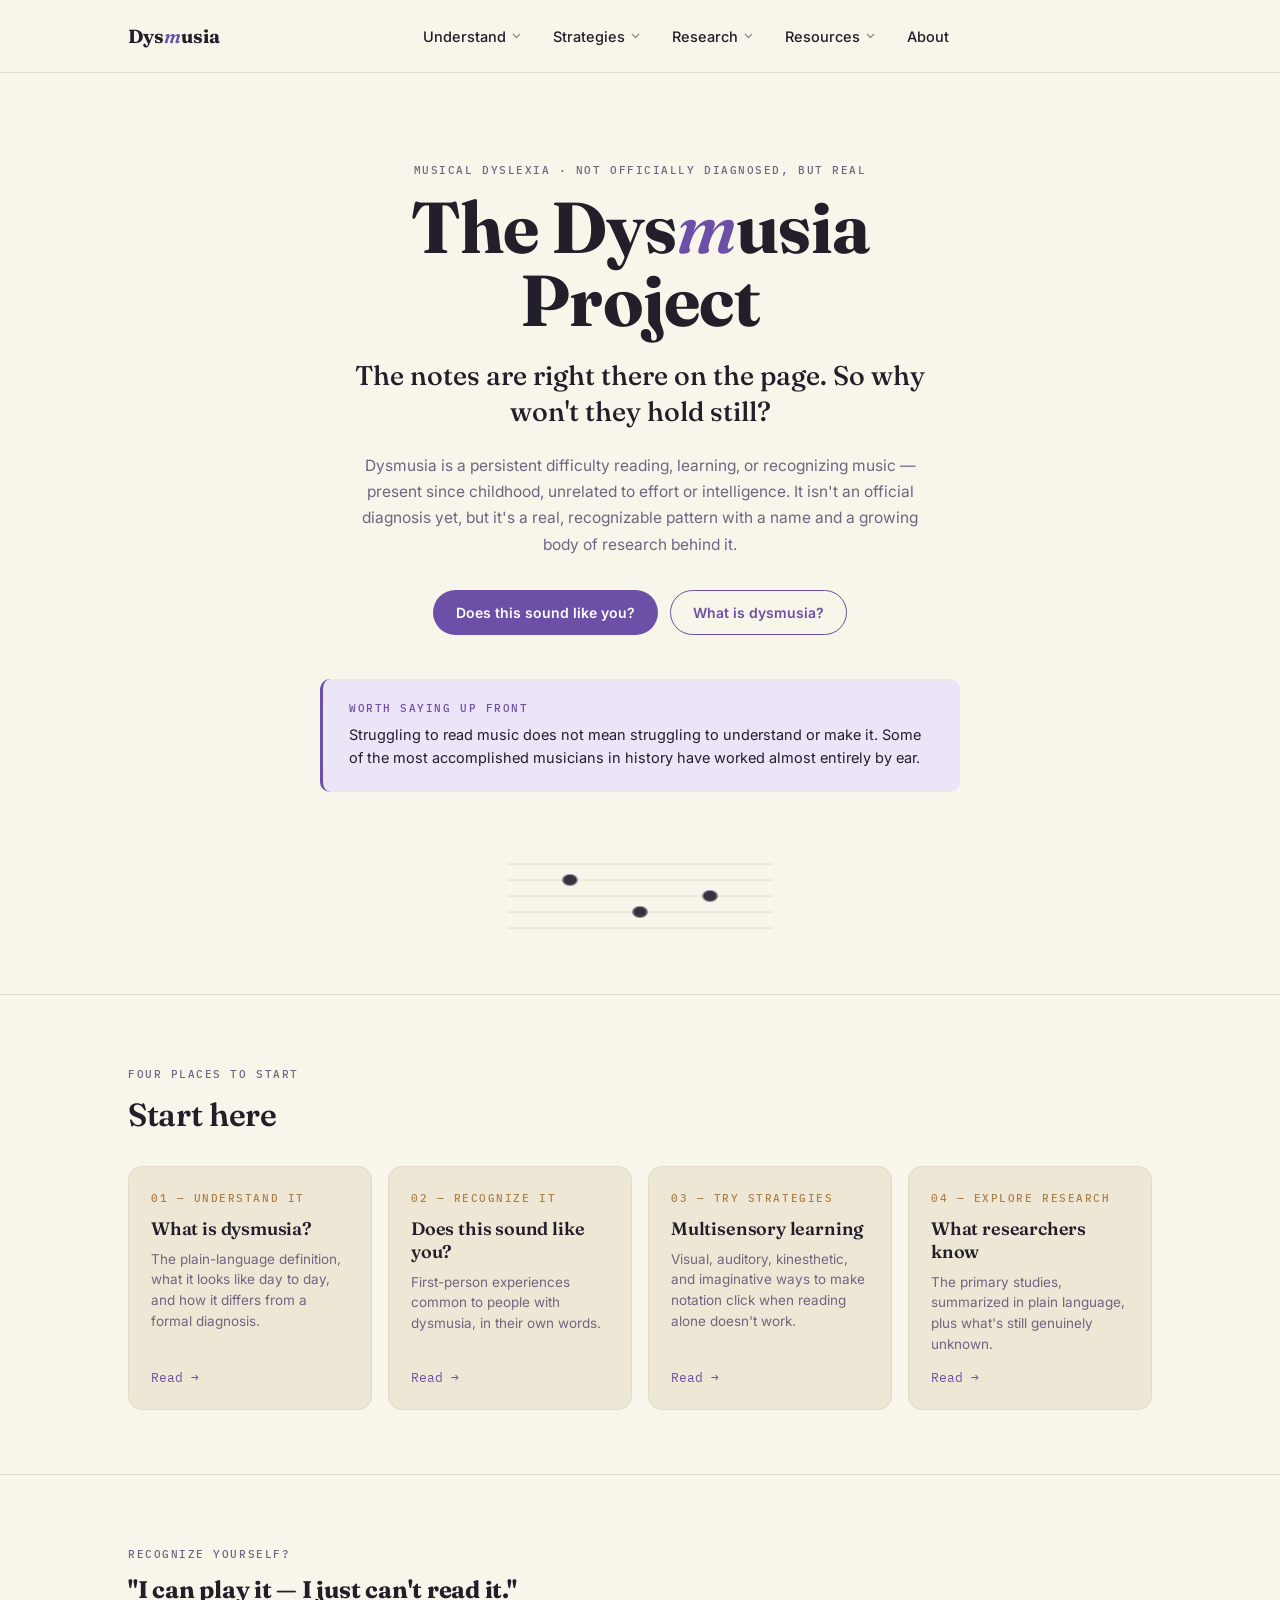
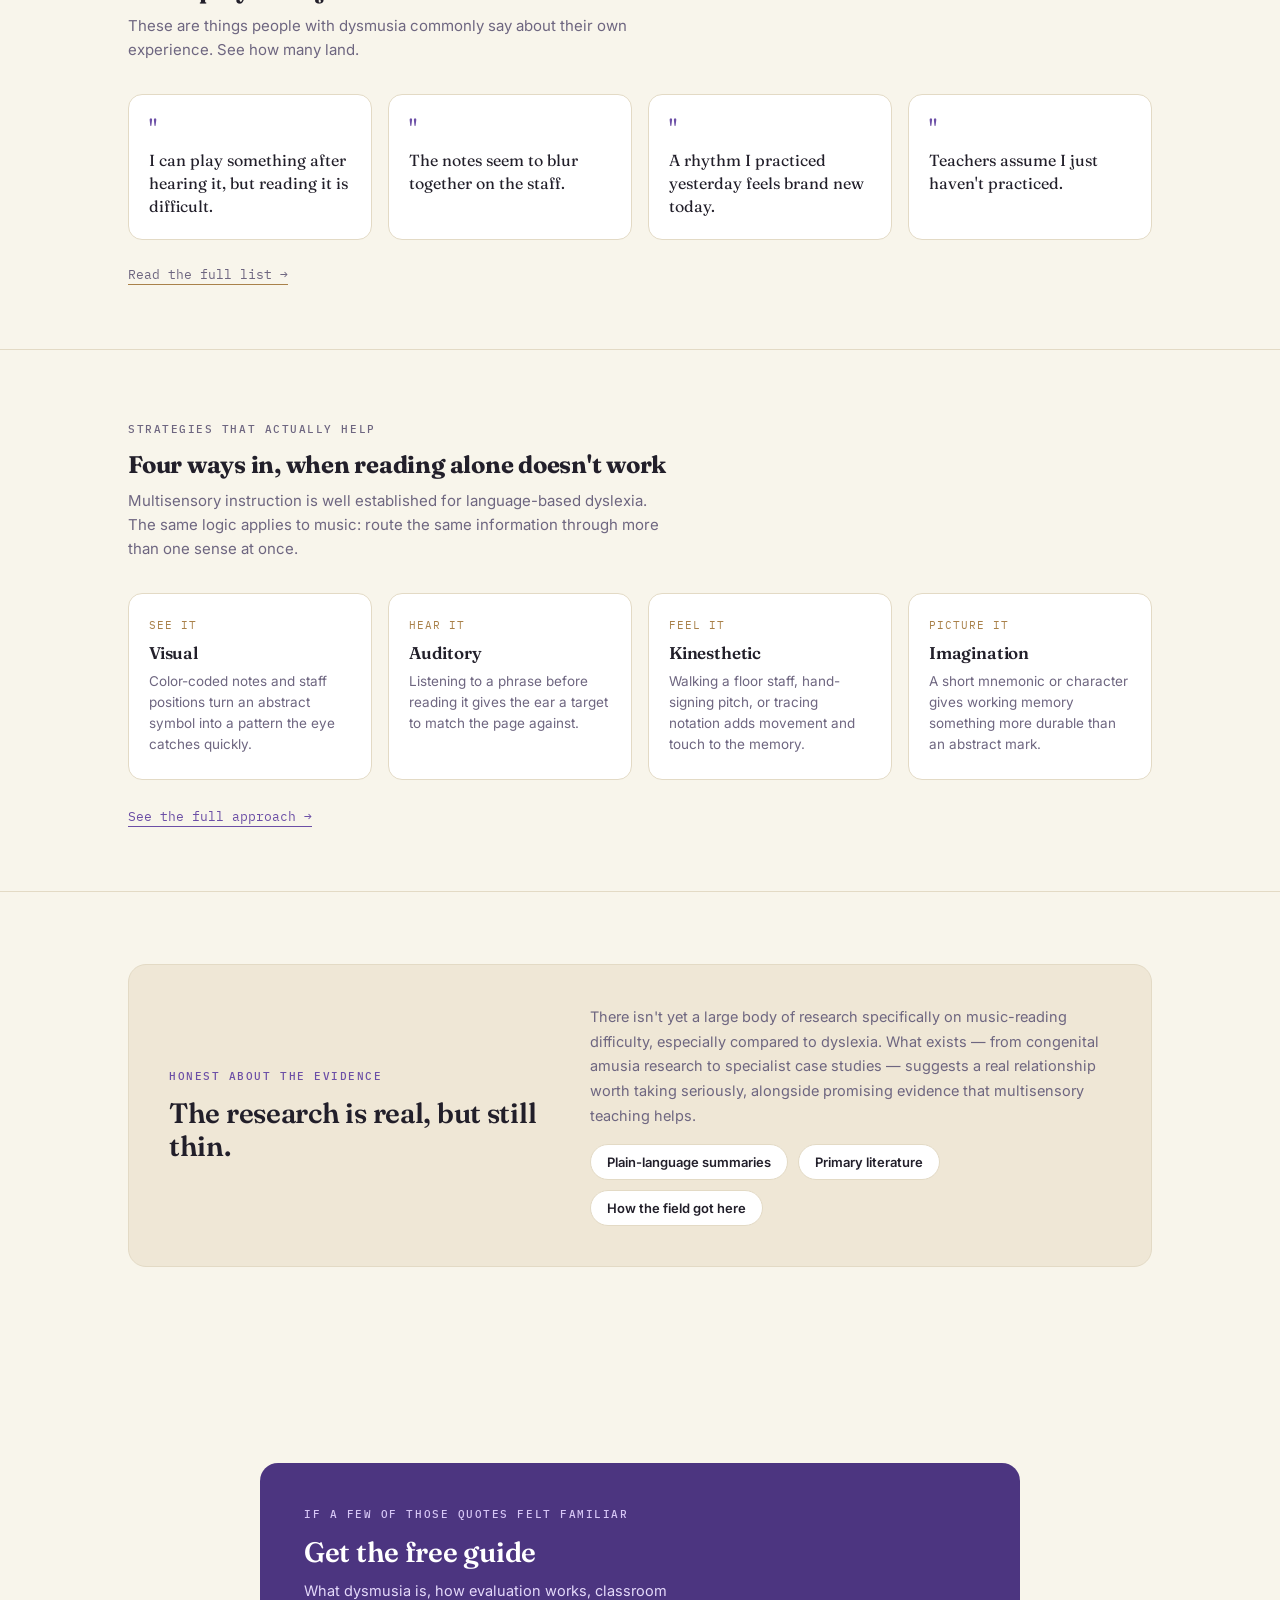
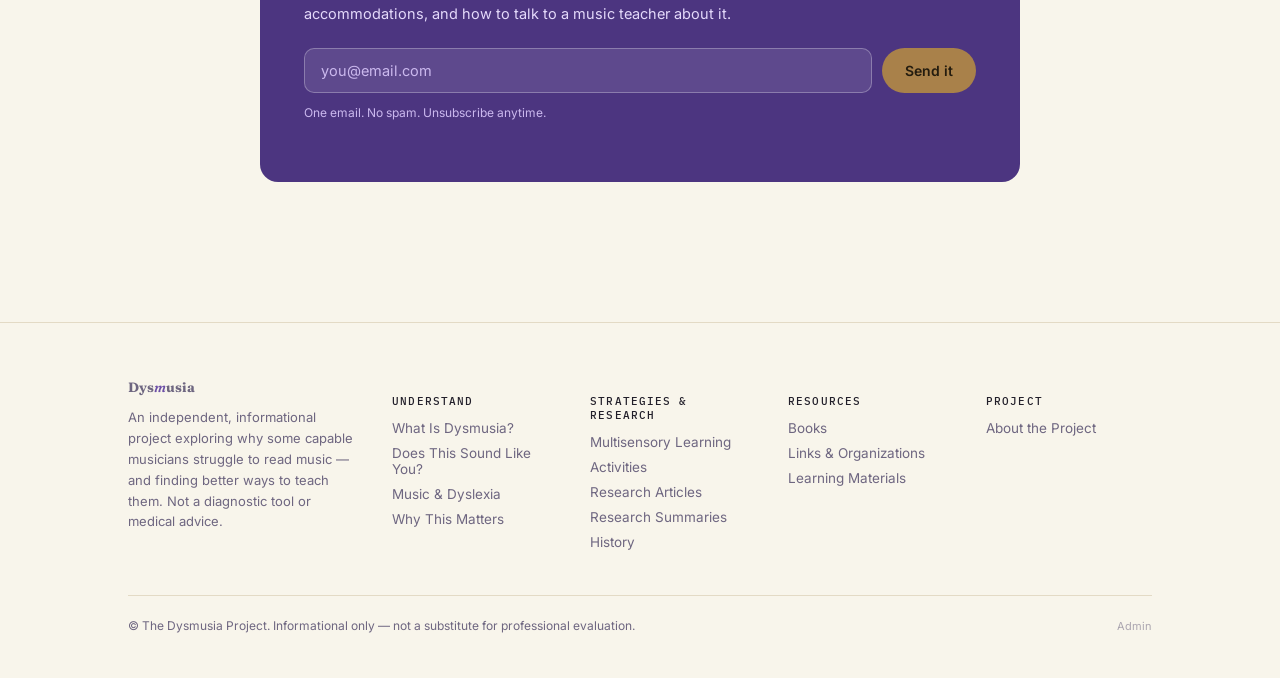
<file: index.html>
<!DOCTYPE html>
<html lang="en">
<head>
<meta charset="UTF-8">
<meta name="viewport" content="width=device-width, initial-scale=1.0">
<title>The Dysmusia Project — Why capable musicians struggle to read music</title>
<meta name="description" content="An informational project on dysmusia: why some capable musicians struggle to read notation, and how to teach around it.">
<link rel="preconnect" href="https://fonts.googleapis.com">
<link rel="preconnect" href="https://fonts.gstatic.com" crossorigin>
<link href="https://fonts.googleapis.com/css2?family=Fraunces:ital,opsz,wght,SOFT,WONK@0,9..144,300..900,0..100,0..1;1,9..144,300..900,0..100,0..1&family=Inter:wght@400;500;600;700&family=IBM+Plex+Mono:wght@400;500&display=swap" rel="stylesheet">
<link rel="stylesheet" href="style.css">
</head>
<body>

<nav class="site-nav">
  <div class="wrap">
    <a href="index.html" class="logo">Dys<span class="glitch-letter">m</span>usia</a>
    <div class="navlinks">
      <div class="navgroup">
        <button type="button">Understand <svg viewBox="0 0 10 6"><path d="M1 1l4 4 4-4" stroke="currentColor" fill="none" stroke-width="1.4"/></svg></button>
        <div class="dropdown">
          <a href="pages/what-is-dysmusia.html">What Is Dysmusia?<span class="sub">The core definition</span></a>
          <a href="pages/sound-like-you.html">Does This Sound Like You?<span class="sub">A recognition page</span></a>
          <a href="pages/music-and-dyslexia.html">Music &amp; Dyslexia<span class="sub">Where they overlap</span></a>
          <a href="pages/why-this-matters.html">Why This Matters<span class="sub">The cost of misreading it</span></a>
        </div>
      </div>
      <div class="navgroup">
        <button type="button">Strategies <svg viewBox="0 0 10 6"><path d="M1 1l4 4 4-4" stroke="currentColor" fill="none" stroke-width="1.4"/></svg></button>
        <div class="dropdown">
          <a href="pages/multisensory-learning.html">Multisensory Learning<span class="sub">The four pathways</span></a>
          <a href="pages/activities.html">Multisensory Activities<span class="sub">Things to actually try</span></a>
        </div>
      </div>
      <div class="navgroup">
        <button type="button">Research <svg viewBox="0 0 10 6"><path d="M1 1l4 4 4-4" stroke="currentColor" fill="none" stroke-width="1.4"/></svg></button>
        <div class="dropdown">
          <a href="pages/research.html">Research Articles<span class="sub">The primary literature</span></a>
          <a href="pages/research-summaries.html">Research Summaries<span class="sub">Plain-language breakdowns</span></a>
          <a href="pages/history.html">History<span class="sub">How the field got here</span></a>
        </div>
      </div>
      <div class="navgroup">
        <button type="button">Resources <svg viewBox="0 0 10 6"><path d="M1 1l4 4 4-4" stroke="currentColor" fill="none" stroke-width="1.4"/></svg></button>
        <div class="dropdown">
          <a href="pages/books.html">Books<span class="sub">An annotated library</span></a>
          <a href="pages/links.html">Links &amp; Organizations<span class="sub">Where to go for help</span></a>
          <a href="pages/shop.html">Learning Materials<span class="sub">Multisensory tools</span></a>
        </div>
      </div>
      <a href="pages/about.html">About</a>
    </div>
    <div class="nav-cta">
      <button class="mobile-toggle" aria-label="Menu">☰</button>
    </div>
  </div>
</nav>

<header class="hero">
  <div class="wrap hero-inner">
    <span class="eyebrow" data-key="hero.eyebrow">Musical dyslexia · not officially diagnosed, but real</span>
    <h1 class="site-title">The Dys<span class="glitch-letter">m</span>usia Project</h1>
    <p class="hero-subheading" data-key="hero.subheading">The notes are right there on the page. So why won't they hold still?</p>
    <p class="dek" data-key="hero.dek">Dysmusia is a persistent difficulty reading, learning, or recognizing music — present since childhood, unrelated to effort or intelligence. It isn't an official diagnosis yet, but it's a real, recognizable pattern with a name and a growing body of research behind it.</p>
    <div class="hero-cta">
      <a href="pages/sound-like-you.html" class="btn purple" data-key="hero.ctaPrimary">Does this sound like you?</a>
      <a href="pages/what-is-dysmusia.html" class="btn ghost" data-key="hero.ctaSecondary">What is dysmusia?</a>
    </div>
    <div class="callout">
      <span class="eyebrow" data-key="hero.calloutEyebrow">Worth saying up front</span>
      <p data-key="hero.calloutText">Struggling to read music does not mean struggling to understand or make it. Some of the most accomplished musicians in history have worked almost entirely by ear.</p>
    </div>
    <svg class="staff-sig" viewBox="0 0 280 90" xmlns="http://www.w3.org/2000/svg">
      <line x1="8" y1="16" x2="272" y2="16"/>
      <line x1="8" y1="32" x2="272" y2="32"/>
      <line x1="8" y1="48" x2="272" y2="48"/>
      <line x1="8" y1="64" x2="272" y2="64"/>
      <line x1="8" y1="80" x2="272" y2="80"/>
      <ellipse class="note-gold" cx="70" cy="32" rx="8" ry="6"/>
      <ellipse class="note-purple" cx="70" cy="32" rx="8" ry="6"/>
      <ellipse class="note-core" cx="70" cy="32" rx="6.5" ry="5"/>
      <ellipse class="note-gold" cx="140" cy="64" rx="8" ry="6"/>
      <ellipse class="note-purple" cx="140" cy="64" rx="8" ry="6"/>
      <ellipse class="note-core" cx="140" cy="64" rx="6.5" ry="5"/>
      <ellipse class="note-gold" cx="210" cy="48" rx="8" ry="6"/>
      <ellipse class="note-purple" cx="210" cy="48" rx="8" ry="6"/>
      <ellipse class="note-core" cx="210" cy="48" rx="6.5" ry="5"/>
    </svg>
  </div>
</header>

<hr class="divider">

<section class="start">
  <div class="wrap">
    <div class="section-head">
      <span class="eyebrow" data-key="start.eyebrow">Four places to start</span>
      <h2 data-key="start.heading">Start here</h2>
    </div>
    <div class="u-grid">
      <a class="u-card" href="pages/what-is-dysmusia.html">
        <span class="eyebrow" data-key="start.cards.0.eyebrow">01 — Understand it</span>
        <h3 data-key="start.cards.0.title">What is dysmusia?</h3>
        <p data-key="start.cards.0.body">The plain-language definition, what it looks like day to day, and how it differs from a formal diagnosis.</p>
        <span class="arrow">Read →</span>
      </a>
      <a class="u-card" href="pages/sound-like-you.html">
        <span class="eyebrow" data-key="start.cards.1.eyebrow">02 — Recognize it</span>
        <h3 data-key="start.cards.1.title">Does this sound like you?</h3>
        <p data-key="start.cards.1.body">First-person experiences common to people with dysmusia, in their own words.</p>
        <span class="arrow">Read →</span>
      </a>
      <a class="u-card" href="pages/multisensory-learning.html">
        <span class="eyebrow" data-key="start.cards.2.eyebrow">03 — Try strategies</span>
        <h3 data-key="start.cards.2.title">Multisensory learning</h3>
        <p data-key="start.cards.2.body">Visual, auditory, kinesthetic, and imaginative ways to make notation click when reading alone doesn't work.</p>
        <span class="arrow">Read →</span>
      </a>
      <a class="u-card" href="pages/research-summaries.html">
        <span class="eyebrow" data-key="start.cards.3.eyebrow">04 — Explore research</span>
        <h3 data-key="start.cards.3.title">What researchers know</h3>
        <p data-key="start.cards.3.body">The primary studies, summarized in plain language, plus what's still genuinely unknown.</p>
        <span class="arrow">Read →</span>
      </a>
    </div>
  </div>
</section>

<hr class="divider">

<section class="recog">
  <div class="wrap">
    <span class="eyebrow" data-key="recognition.eyebrow">Recognize yourself?</span>
    <h2 data-key="recognition.heading">"I can play it — I just can't read it."</h2>
    <p class="intro" data-key="recognition.intro">These are things people with dysmusia commonly say about their own experience. See how many land.</p>
    <div class="recog-row">
      <div class="recog-card"><span class="mark">"</span><span data-key="recognition.quotes.0">I can play something after hearing it, but reading it is difficult.</span></div>
      <div class="recog-card"><span class="mark">"</span><span data-key="recognition.quotes.1">The notes seem to blur together on the staff.</span></div>
      <div class="recog-card"><span class="mark">"</span><span data-key="recognition.quotes.2">A rhythm I practiced yesterday feels brand new today.</span></div>
      <div class="recog-card"><span class="mark">"</span><span data-key="recognition.quotes.3">Teachers assume I just haven't practiced.</span></div>
    </div>
    <a href="pages/sound-like-you.html" class="recog-more" data-key="recognition.linkText">Read the full list →</a>
  </div>
</section>

<hr class="divider">

<section class="ways">
  <div class="wrap">
    <span class="eyebrow" data-key="ways.eyebrow">Strategies that actually help</span>
    <h2 data-key="ways.heading">Four ways in, when reading alone doesn't work</h2>
    <p class="intro" data-key="ways.intro">Multisensory instruction is well established for language-based dyslexia. The same logic applies to music: route the same information through more than one sense at once.</p>
    <div class="ways-row">
      <div class="way-chip"><span class="tag" data-key="ways.items.0.tag">See it</span><h3 data-key="ways.items.0.title">Visual</h3><p data-key="ways.items.0.body">Color-coded notes and staff positions turn an abstract symbol into a pattern the eye catches quickly.</p></div>
      <div class="way-chip"><span class="tag" data-key="ways.items.1.tag">Hear it</span><h3 data-key="ways.items.1.title">Auditory</h3><p data-key="ways.items.1.body">Listening to a phrase before reading it gives the ear a target to match the page against.</p></div>
      <div class="way-chip"><span class="tag" data-key="ways.items.2.tag">Feel it</span><h3 data-key="ways.items.2.title">Kinesthetic</h3><p data-key="ways.items.2.body">Walking a floor staff, hand-signing pitch, or tracing notation adds movement and touch to the memory.</p></div>
      <div class="way-chip"><span class="tag" data-key="ways.items.3.tag">Picture it</span><h3 data-key="ways.items.3.title">Imagination</h3><p data-key="ways.items.3.body">A short mnemonic or character gives working memory something more durable than an abstract mark.</p></div>
    </div>
    <a href="pages/multisensory-learning.html" class="ways-link" data-key="ways.linkText">See the full approach →</a>
  </div>
</section>

<hr class="divider">

<section class="research-band">
  <div class="wrap">
    <div class="research-card">
      <div>
        <span class="eyebrow" data-key="research.eyebrow">Honest about the evidence</span>
        <h2 data-key="research.heading">The research is real, but still thin.</h2>
      </div>
      <div class="research-copy">
        <p data-key="research.body">There isn't yet a large body of research specifically on music-reading difficulty, especially compared to dyslexia. What exists — from congenital amusia research to specialist case studies — suggests a real relationship worth taking seriously, alongside promising evidence that multisensory teaching helps.</p>
        <div class="research-links">
          <a class="pill-link" data-key-text="research.links.0.label" data-key-href="research.links.0.href" href="pages/research-summaries.html">Plain-language summaries</a>
          <a class="pill-link" data-key-text="research.links.1.label" data-key-href="research.links.1.href" href="pages/research.html">Primary literature</a>
          <a class="pill-link" data-key-text="research.links.2.label" data-key-href="research.links.2.href" href="pages/history.html">How the field got here</a>
        </div>
      </div>
    </div>
  </div>
</section>

<section class="capture-wrap">
  <div class="wrap">
    <div class="check-panel">
      <span class="eyebrow" data-key="capture.eyebrow">If a few of those quotes felt familiar</span>
      <h2 data-key="capture.heading">Get the free guide</h2>
      <p data-key="capture.body">What dysmusia is, how evaluation works, classroom accommodations, and how to talk to a music teacher about it.</p>
      <form class="capture-form" id="captureFormHome" action="https://formspree.io/f/YOUR_FORM_ID" method="POST">
        <label for="emailInputHome">Email address</label>
        <div class="capture-row">
          <input type="email" id="emailInputHome" name="email" data-key-placeholder="capture.placeholder" placeholder="you@email.com" required>
          <button type="submit" class="btn gold" data-key="capture.buttonLabel">Send it</button>
        </div>
        <p class="capture-note" data-key="capture.note">One email. No spam. Unsubscribe anytime.</p>
        <div class="form-success" data-key="capture.successText">✓ Sent — check your inbox in a minute.</div>
      </form>
    </div>
  </div>
</section>

<footer>
  <div class="wrap">
    <div class="footer-grid">
      <div class="footer-col">
        <a href="index.html" class="logo" style="margin-bottom:12px; display:flex;">Dys<span class="glitch-letter">m</span>usia</a>
        <p data-key="footer.blurb">An independent, informational project exploring why some capable musicians struggle to read music — and finding better ways to teach them. Not a diagnostic tool or medical advice.</p>
      </div>
      <div class="footer-col">
        <h4>Understand</h4>
        <a href="pages/what-is-dysmusia.html">What Is Dysmusia?</a>
        <a href="pages/sound-like-you.html">Does This Sound Like You?</a>
        <a href="pages/music-and-dyslexia.html">Music &amp; Dyslexia</a>
        <a href="pages/why-this-matters.html">Why This Matters</a>
      </div>
      <div class="footer-col">
        <h4>Strategies &amp; Research</h4>
        <a href="pages/multisensory-learning.html">Multisensory Learning</a>
        <a href="pages/activities.html">Activities</a>
        <a href="pages/research.html">Research Articles</a>
        <a href="pages/research-summaries.html">Research Summaries</a>
        <a href="pages/history.html">History</a>
      </div>
      <div class="footer-col">
        <h4>Resources</h4>
        <a href="pages/books.html">Books</a>
        <a href="pages/links.html">Links &amp; Organizations</a>
        <a href="pages/shop.html">Learning Materials</a>
      </div>
      <div class="footer-col">
        <h4>Project</h4>
        <a href="pages/about.html">About the Project</a>
      </div>
    </div>
    <div class="footer-bottom">
      <p>© The Dysmusia Project. Informational only — not a substitute for professional evaluation.</p>
      <a href="admin.html" class="footer-admin-link">Admin</a>
    </div>
  </div>
</footer>

<script src="site.js"></script>
<script src="content-loader.js"></script>
</body>
</html>
</file>
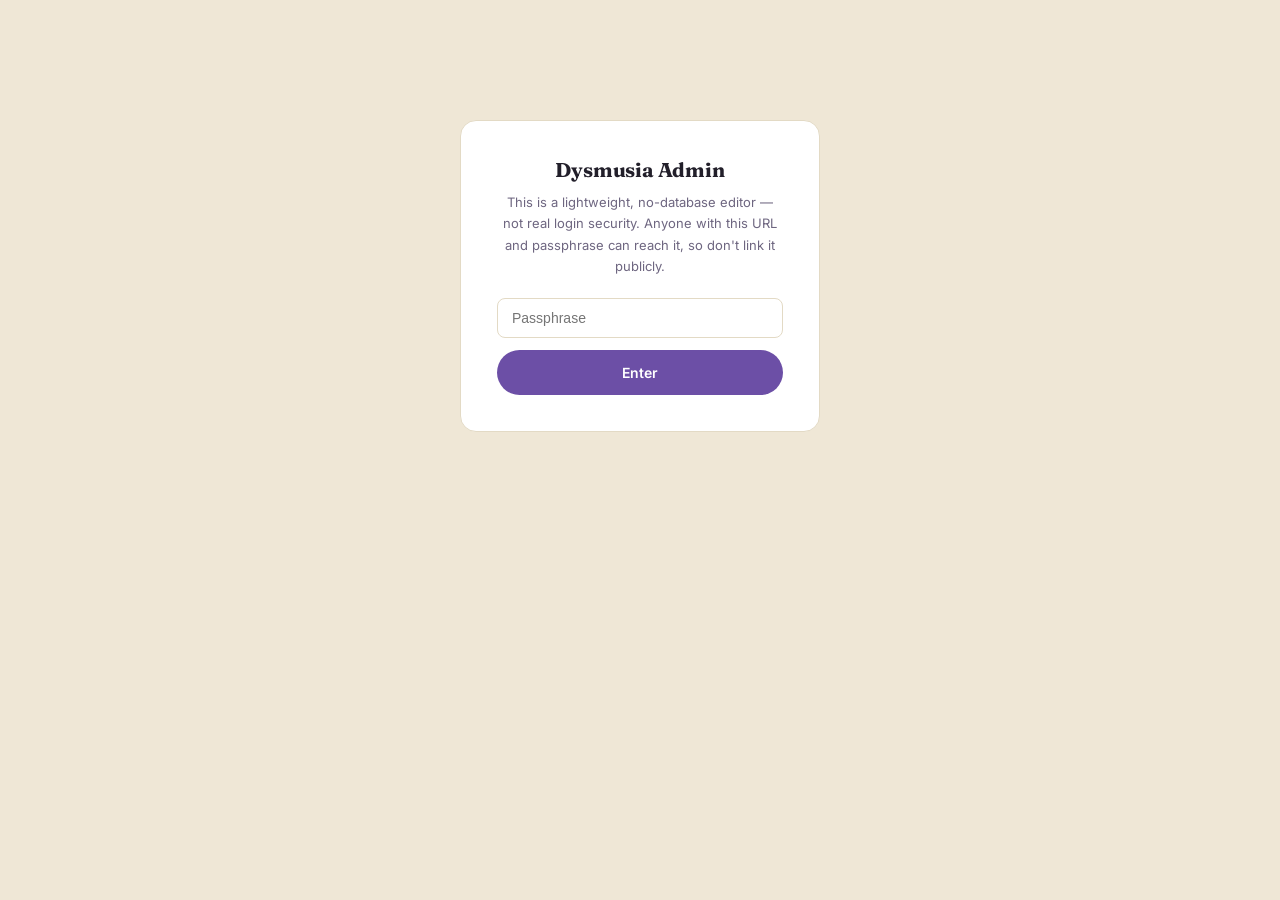
<file: admin.html>
<!DOCTYPE html>
<html lang="en">
<head>
<meta charset="UTF-8">
<meta name="viewport" content="width=device-width, initial-scale=1.0">
<meta name="robots" content="noindex, nofollow">
<title>Admin — The Dysmusia Project</title>
<link rel="preconnect" href="https://fonts.googleapis.com">
<link rel="preconnect" href="https://fonts.gstatic.com" crossorigin>
<link href="https://fonts.googleapis.com/css2?family=Fraunces:ital,opsz,wght,SOFT,WONK@0,9..144,300..900,0..100,0..1;1,9..144,300..900,0..100,0..1&family=Inter:wght@400;500;600;700&family=IBM+Plex+Mono:wght@400;500&display=swap" rel="stylesheet">
<link rel="stylesheet" href="style.css">
<style>
  body{background:var(--paper-card);}
  .admin-wrap{max-width:760px; margin:0 auto; padding:48px 28px 100px;}
  .admin-head{margin-bottom:8px;}
  .admin-head h1{font-size:28px; font-weight:600; margin-bottom:8px;}
  .admin-head p{font-size:14px; color:var(--ink-soft); max-width:60ch;}
  .admin-note{
    background:var(--lavender); border-left:3px solid var(--purple); border-radius:10px;
    padding:16px 20px; font-size:13.5px; color:var(--ink); margin:20px 0 36px; line-height:1.6;
  }
  .admin-actions{
    position:sticky; top:0; z-index:20; background:var(--paper-card); border-bottom:1px solid var(--line);
    padding:16px 28px; display:flex; gap:10px; align-items:center; margin:0 -28px 36px; flex-wrap:wrap;
  }
  .admin-actions .status{font-size:12.5px; color:var(--ink-soft); font-family:'IBM Plex Mono',monospace;}
  fieldset{border:1px solid var(--line); border-radius:14px; padding:22px 24px; margin:0 0 24px; background:#fff;}
  legend{
    font-family:'IBM Plex Mono',monospace; font-size:11px; text-transform:uppercase; letter-spacing:0.1em;
    color:var(--purple); padding:0 8px;
  }
  .field{margin-bottom:16px;}
  .field:last-child{margin-bottom:0;}
  .field label{display:block; font-size:12.5px; font-weight:600; color:var(--ink); margin-bottom:6px;}
  .field input[type=text], .field textarea{
    width:100%; font-family:'Inter',sans-serif; font-size:14.5px; padding:10px 12px;
    border:1px solid var(--line); border-radius:8px; background:var(--paper); color:var(--ink);
  }
  .field textarea{min-height:70px; resize:vertical;}
  .field input:focus, .field textarea:focus{outline:2px solid var(--purple); outline-offset:1px;}
  .page-tabs{display:flex; gap:6px; margin:0 0 28px; flex-wrap:wrap; border-bottom:1px solid var(--line); padding-bottom:0;}
  .page-tab{
    font-family:'Inter',sans-serif; font-size:13.5px; font-weight:600; color:var(--ink-soft);
    background:none; border:none; border-bottom:2px solid transparent; padding:10px 4px; margin-right:14px;
    cursor:pointer;
  }
  .page-tab:hover{color:var(--ink);}
  .page-tab.active{color:var(--purple); border-bottom-color:var(--purple);}
  .lock-screen{
    max-width:360px; margin:120px auto; text-align:center; padding:36px; background:#fff;
    border:1px solid var(--line); border-radius:16px;
  }
  .lock-screen h1{font-size:20px; margin-bottom:10px;}
  .lock-screen p{font-size:13px; color:var(--ink-soft); margin-bottom:20px;}
  .lock-screen input{
    width:100%; padding:11px 14px; border:1px solid var(--line); border-radius:8px; margin-bottom:12px; font-size:14px;
  }
  .hidden{display:none;}
</style>
</head>
<body>

<div id="lockScreen" class="lock-screen">
  <h1>Dysmusia Admin</h1>
  <p>This is a lightweight, no-database editor — not real login security. Anyone with this URL and passphrase can reach it, so don't link it publicly.</p>
  <input type="password" id="passphrase" placeholder="Passphrase">
  <button class="btn purple" style="width:100%; justify-content:center;" id="unlockBtn">Enter</button>
  <p id="lockError" style="color:#B33; font-size:12.5px; margin-top:10px; display:none;">Wrong passphrase.</p>
</div>

<div id="adminApp" class="hidden">
  <div class="admin-actions wrap">
    <button class="btn purple" id="previewBtn" type="button">Open live preview ↗</button>
    <button class="btn gold" id="publishBtn" type="button">Publish to GitHub</button>
    <button class="btn ghost" id="downloadBtn" type="button">Download content.json</button>
    <span class="status" id="statusText">Loading content.json…</span>
  </div>

  <div class="admin-wrap">
    <div class="admin-head">
      <h1>Edit page wording</h1>
      <p>Pick a page below, change any field, then use the buttons above to preview or publish. Nav labels, page layout, and the other 11 pages aren't wired to this yet — just the three below.</p>
    </div>

    <fieldset id="ghSettings">
      <legend>GitHub connection</legend>
      <div class="field">
        <label for="ghOwner">Repo owner (your GitHub username or org)</label>
        <input type="text" id="ghOwner" placeholder="e.g. janedoe">
      </div>
      <div class="field">
        <label for="ghRepo">Repository name</label>
        <input type="text" id="ghRepo" placeholder="e.g. dysmusia-site">
      </div>
      <div class="field">
        <label for="ghBranch">Branch</label>
        <input type="text" id="ghBranch" placeholder="main">
      </div>
      <div class="field">
        <label for="ghPath">Path to content.json in the repo</label>
        <input type="text" id="ghPath" placeholder="content.json">
      </div>
      <div class="field">
        <label for="ghToken">Personal access token</label>
        <input type="password" id="ghToken" placeholder="ghp_...">
      </div>
      <div class="field" style="display:flex; align-items:center; gap:8px;">
        <input type="checkbox" id="ghRemember" style="width:auto;" checked>
        <label for="ghRemember" style="margin:0;">Remember on this device (stored in this browser only)</label>
      </div>
      <p style="font-size:12px; color:var(--ink-soft); margin:12px 0 0; line-height:1.6;">
        Create a token at <strong>github.com → Settings → Developer settings → Personal access tokens → Fine-grained tokens</strong>. Scope it to only this one repository, with <strong>Contents: Read and write</strong> permission — nothing else.
      </p>
    </fieldset>

    <div class="admin-note">
      <strong>How this actually publishes:</strong> "Publish to GitHub" commits the updated <code>content.json</code> straight to your repo using the token above. Vercel picks up the new commit and redeploys automatically — usually live within a minute or two. "Download" is a manual backup option if you'd rather not use a token.
    </div>
    <div class="page-tabs" id="pageTabs"></div>
    <form id="adminForm"></form>
  </div>
</div>

<script>
  // ---- Not real security — just keeps this out of casual reach. ----
  var PASSPHRASE = 'dysmusia2026';

  document.getElementById('unlockBtn').addEventListener('click', unlock);
  document.getElementById('passphrase').addEventListener('keydown', function (e) {
    if (e.key === 'Enter') unlock();
  });
  function unlock() {
    var val = document.getElementById('passphrase').value;
    if (val === PASSPHRASE) {
      document.getElementById('lockScreen').classList.add('hidden');
      document.getElementById('adminApp').classList.remove('hidden');
      init();
    } else {
      document.getElementById('lockError').style.display = 'block';
    }
  }

  // ---- Schema: path into content.json, label, field type, section group ----
  var SCHEMA_HOME = [
    { group: 'Hero', path: 'hero.eyebrow', label: 'Eyebrow label', type: 'text' },
    { group: 'Hero', path: 'hero.subheading', label: 'Subheading (below the big title)', type: 'textarea' },
    { group: 'Hero', path: 'hero.dek', label: 'Intro paragraph', type: 'textarea' },
    { group: 'Hero', path: 'hero.ctaPrimary', label: 'Primary button text', type: 'text' },
    { group: 'Hero', path: 'hero.ctaSecondary', label: 'Secondary button text', type: 'text' },
    { group: 'Hero', path: 'hero.calloutEyebrow', label: 'Callout label', type: 'text' },
    { group: 'Hero', path: 'hero.calloutText', label: 'Callout text', type: 'textarea' },

    { group: 'Start Here', path: 'start.eyebrow', label: 'Section label', type: 'text' },
    { group: 'Start Here', path: 'start.heading', label: 'Section heading', type: 'text' },
    { group: 'Start Here', path: 'start.cards.0.eyebrow', label: 'Card 1 — label', type: 'text' },
    { group: 'Start Here', path: 'start.cards.0.title', label: 'Card 1 — title', type: 'text' },
    { group: 'Start Here', path: 'start.cards.0.body', label: 'Card 1 — body', type: 'textarea' },
    { group: 'Start Here', path: 'start.cards.1.eyebrow', label: 'Card 2 — label', type: 'text' },
    { group: 'Start Here', path: 'start.cards.1.title', label: 'Card 2 — title', type: 'text' },
    { group: 'Start Here', path: 'start.cards.1.body', label: 'Card 2 — body', type: 'textarea' },
    { group: 'Start Here', path: 'start.cards.2.eyebrow', label: 'Card 3 — label', type: 'text' },
    { group: 'Start Here', path: 'start.cards.2.title', label: 'Card 3 — title', type: 'text' },
    { group: 'Start Here', path: 'start.cards.2.body', label: 'Card 3 — body', type: 'textarea' },
    { group: 'Start Here', path: 'start.cards.3.eyebrow', label: 'Card 4 — label', type: 'text' },
    { group: 'Start Here', path: 'start.cards.3.title', label: 'Card 4 — title', type: 'text' },
    { group: 'Start Here', path: 'start.cards.3.body', label: 'Card 4 — body', type: 'textarea' },

    { group: 'Recognition', path: 'recognition.eyebrow', label: 'Section label', type: 'text' },
    { group: 'Recognition', path: 'recognition.heading', label: 'Section heading', type: 'text' },
    { group: 'Recognition', path: 'recognition.intro', label: 'Intro text', type: 'textarea' },
    { group: 'Recognition', path: 'recognition.quotes.0', label: 'Quote 1', type: 'textarea' },
    { group: 'Recognition', path: 'recognition.quotes.1', label: 'Quote 2', type: 'textarea' },
    { group: 'Recognition', path: 'recognition.quotes.2', label: 'Quote 3', type: 'textarea' },
    { group: 'Recognition', path: 'recognition.quotes.3', label: 'Quote 4', type: 'textarea' },
    { group: 'Recognition', path: 'recognition.linkText', label: 'Link text', type: 'text' },

    { group: 'Four Ways In', path: 'ways.eyebrow', label: 'Section label', type: 'text' },
    { group: 'Four Ways In', path: 'ways.heading', label: 'Section heading', type: 'text' },
    { group: 'Four Ways In', path: 'ways.intro', label: 'Intro text', type: 'textarea' },
    { group: 'Four Ways In', path: 'ways.items.0.tag', label: 'Item 1 — tag', type: 'text' },
    { group: 'Four Ways In', path: 'ways.items.0.title', label: 'Item 1 — title', type: 'text' },
    { group: 'Four Ways In', path: 'ways.items.0.body', label: 'Item 1 — body', type: 'textarea' },
    { group: 'Four Ways In', path: 'ways.items.1.tag', label: 'Item 2 — tag', type: 'text' },
    { group: 'Four Ways In', path: 'ways.items.1.title', label: 'Item 2 — title', type: 'text' },
    { group: 'Four Ways In', path: 'ways.items.1.body', label: 'Item 2 — body', type: 'textarea' },
    { group: 'Four Ways In', path: 'ways.items.2.tag', label: 'Item 3 — tag', type: 'text' },
    { group: 'Four Ways In', path: 'ways.items.2.title', label: 'Item 3 — title', type: 'text' },
    { group: 'Four Ways In', path: 'ways.items.2.body', label: 'Item 3 — body', type: 'textarea' },
    { group: 'Four Ways In', path: 'ways.items.3.tag', label: 'Item 4 — tag', type: 'text' },
    { group: 'Four Ways In', path: 'ways.items.3.title', label: 'Item 4 — title', type: 'text' },
    { group: 'Four Ways In', path: 'ways.items.3.body', label: 'Item 4 — body', type: 'textarea' },
    { group: 'Four Ways In', path: 'ways.linkText', label: 'Link text', type: 'text' },

    { group: 'Research', path: 'research.eyebrow', label: 'Section label', type: 'text' },
    { group: 'Research', path: 'research.heading', label: 'Section heading', type: 'text' },
    { group: 'Research', path: 'research.body', label: 'Body text', type: 'textarea' },
    { group: 'Research', path: 'research.links.0.label', label: 'Link 1 text', type: 'text' },
    { group: 'Research', path: 'research.links.1.label', label: 'Link 2 text', type: 'text' },
    { group: 'Research', path: 'research.links.2.label', label: 'Link 3 text', type: 'text' },

    { group: 'Email Capture', path: 'capture.eyebrow', label: 'Section label', type: 'text' },
    { group: 'Email Capture', path: 'capture.heading', label: 'Heading', type: 'text' },
    { group: 'Email Capture', path: 'capture.body', label: 'Body text', type: 'textarea' },
    { group: 'Email Capture', path: 'capture.buttonLabel', label: 'Button text', type: 'text' },
    { group: 'Email Capture', path: 'capture.note', label: 'Fine print', type: 'text' },
    { group: 'Email Capture', path: 'capture.successText', label: 'Success message', type: 'text' },

    { group: 'Footer', path: 'footer.blurb', label: 'Footer blurb', type: 'textarea' }
  ];

  var SCHEMA_MULTI = [
    { group: 'Page Header', path: 'multisensoryLearning.hero.eyebrow', label: 'Eyebrow label', type: 'text' },
    { group: 'Page Header', path: 'multisensoryLearning.hero.heading', label: 'Heading', type: 'text' },
    { group: 'Page Header', path: 'multisensoryLearning.hero.dek', label: 'Dek text', type: 'textarea' },

    { group: 'Intro', path: 'multisensoryLearning.intro', label: 'Intro paragraph', type: 'textarea' },

    { group: 'Sense 1 — Color', path: 'multisensoryLearning.senses.0.label', label: 'Label', type: 'text' },
    { group: 'Sense 1 — Color', path: 'multisensoryLearning.senses.0.tag', label: 'Tag', type: 'text' },
    { group: 'Sense 1 — Color', path: 'multisensoryLearning.senses.0.body', label: 'Body', type: 'textarea' },
    { group: 'Sense 1 — Color', path: 'multisensoryLearning.senses.0.items.0', label: 'Bullet 1', type: 'textarea' },
    { group: 'Sense 1 — Color', path: 'multisensoryLearning.senses.0.items.1', label: 'Bullet 2', type: 'textarea' },
    { group: 'Sense 1 — Color', path: 'multisensoryLearning.senses.0.items.2', label: 'Bullet 3', type: 'textarea' },

    { group: 'Sense 2 — Movement', path: 'multisensoryLearning.senses.1.label', label: 'Label', type: 'text' },
    { group: 'Sense 2 — Movement', path: 'multisensoryLearning.senses.1.tag', label: 'Tag', type: 'text' },
    { group: 'Sense 2 — Movement', path: 'multisensoryLearning.senses.1.body', label: 'Body', type: 'textarea' },
    { group: 'Sense 2 — Movement', path: 'multisensoryLearning.senses.1.items.0', label: 'Bullet 1', type: 'textarea' },
    { group: 'Sense 2 — Movement', path: 'multisensoryLearning.senses.1.items.1', label: 'Bullet 2', type: 'textarea' },
    { group: 'Sense 2 — Movement', path: 'multisensoryLearning.senses.1.items.2', label: 'Bullet 3', type: 'textarea' },

    { group: 'Sense 3 — Sound', path: 'multisensoryLearning.senses.2.label', label: 'Label', type: 'text' },
    { group: 'Sense 3 — Sound', path: 'multisensoryLearning.senses.2.tag', label: 'Tag', type: 'text' },
    { group: 'Sense 3 — Sound', path: 'multisensoryLearning.senses.2.body', label: 'Body', type: 'textarea' },
    { group: 'Sense 3 — Sound', path: 'multisensoryLearning.senses.2.items.0', label: 'Bullet 1', type: 'textarea' },
    { group: 'Sense 3 — Sound', path: 'multisensoryLearning.senses.2.items.1', label: 'Bullet 2', type: 'textarea' },
    { group: 'Sense 3 — Sound', path: 'multisensoryLearning.senses.2.items.2', label: 'Bullet 3', type: 'textarea' },

    { group: 'Sense 4 — Story', path: 'multisensoryLearning.senses.3.label', label: 'Label', type: 'text' },
    { group: 'Sense 4 — Story', path: 'multisensoryLearning.senses.3.tag', label: 'Tag', type: 'text' },
    { group: 'Sense 4 — Story', path: 'multisensoryLearning.senses.3.body', label: 'Body', type: 'textarea' },
    { group: 'Sense 4 — Story', path: 'multisensoryLearning.senses.3.items.0', label: 'Bullet 1', type: 'textarea' },
    { group: 'Sense 4 — Story', path: 'multisensoryLearning.senses.3.items.1', label: 'Bullet 2', type: 'textarea' },
    { group: 'Sense 4 — Story', path: 'multisensoryLearning.senses.3.items.2', label: 'Bullet 3', type: 'textarea' },

    { group: 'Sense 5 — Touch', path: 'multisensoryLearning.senses.4.label', label: 'Label', type: 'text' },
    { group: 'Sense 5 — Touch', path: 'multisensoryLearning.senses.4.tag', label: 'Tag', type: 'text' },
    { group: 'Sense 5 — Touch', path: 'multisensoryLearning.senses.4.body', label: 'Body', type: 'textarea' },
    { group: 'Sense 5 — Touch', path: 'multisensoryLearning.senses.4.items.0', label: 'Bullet 1', type: 'textarea' },
    { group: 'Sense 5 — Touch', path: 'multisensoryLearning.senses.4.items.1', label: 'Bullet 2', type: 'textarea' },
    { group: 'Sense 5 — Touch', path: 'multisensoryLearning.senses.4.items.2', label: 'Bullet 3', type: 'textarea' }
  ];

  var SCHEMA_HISTORY = [
    { group: 'Page Header', path: 'history.hero.eyebrow', label: 'Eyebrow label', type: 'text' },
    { group: 'Page Header', path: 'history.hero.heading', label: 'Heading', type: 'text' },
    { group: 'Page Header', path: 'history.hero.dek', label: 'Dek text', type: 'textarea' },

    { group: 'Timeline entry 1', path: 'history.timeline.0.year', label: 'Year', type: 'text' },
    { group: 'Timeline entry 1', path: 'history.timeline.0.title', label: 'Title', type: 'text' },
    { group: 'Timeline entry 1', path: 'history.timeline.0.body', label: 'Body', type: 'textarea' },

    { group: 'Timeline entry 2', path: 'history.timeline.1.year', label: 'Year', type: 'text' },
    { group: 'Timeline entry 2', path: 'history.timeline.1.title', label: 'Title', type: 'text' },
    { group: 'Timeline entry 2', path: 'history.timeline.1.body', label: 'Body', type: 'textarea' },

    { group: 'Timeline entry 3', path: 'history.timeline.2.year', label: 'Year', type: 'text' },
    { group: 'Timeline entry 3', path: 'history.timeline.2.title', label: 'Title', type: 'text' },
    { group: 'Timeline entry 3', path: 'history.timeline.2.body', label: 'Body', type: 'textarea' },

    { group: 'Timeline entry 4', path: 'history.timeline.3.year', label: 'Year', type: 'text' },
    { group: 'Timeline entry 4', path: 'history.timeline.3.title', label: 'Title', type: 'text' },
    { group: 'Timeline entry 4', path: 'history.timeline.3.body', label: 'Body', type: 'textarea' },

    { group: 'Timeline entry 5', path: 'history.timeline.4.year', label: 'Year', type: 'text' },
    { group: 'Timeline entry 5', path: 'history.timeline.4.title', label: 'Title', type: 'text' },
    { group: 'Timeline entry 5', path: 'history.timeline.4.body', label: 'Body', type: 'textarea' },

    { group: 'Timeline entry 6', path: 'history.timeline.5.year', label: 'Year', type: 'text' },
    { group: 'Timeline entry 6', path: 'history.timeline.5.title', label: 'Title', type: 'text' },
    { group: 'Timeline entry 6', path: 'history.timeline.5.body', label: 'Body', type: 'textarea' }
  ];

  var PAGES = [
    { id: 'home', label: 'Landing Page', schema: SCHEMA_HOME, previewUrl: 'index.html' },
    { id: 'multisensory', label: 'Multisensory Learning', schema: SCHEMA_MULTI, previewUrl: 'pages/multisensory-learning.html' },
    { id: 'history', label: 'History', schema: SCHEMA_HISTORY, previewUrl: 'pages/history.html' }
  ];
  var currentPageId = PAGES[0].id;

  function currentPage() {
    var found = null;
    PAGES.forEach(function (p) { if (p.id === currentPageId) found = p; });
    return found;
  }

  var content = null;

  function getPath(obj, path) {
    return path.split('.').reduce(function (o, k) { return o && o[k] !== undefined ? o[k] : undefined; }, obj);
  }
  function setPath(obj, path, value) {
    var keys = path.split('.');
    var cur = obj;
    for (var i = 0; i < keys.length - 1; i++) cur = cur[keys[i]];
    cur[keys[keys.length - 1]] = value;
  }

  function buildTabs() {
    var tabs = document.getElementById('pageTabs');
    tabs.innerHTML = '';
    PAGES.forEach(function (p) {
      var btn = document.createElement('button');
      btn.type = 'button';
      btn.className = 'page-tab' + (p.id === currentPageId ? ' active' : '');
      btn.textContent = p.label;
      btn.addEventListener('click', function () {
        currentPageId = p.id;
        buildTabs();
        buildForm();
      });
      tabs.appendChild(btn);
    });
  }

  function buildForm() {
    var form = document.getElementById('adminForm');
    form.innerHTML = '';
    var groups = {};
    currentPage().schema.forEach(function (f) {
      groups[f.group] = groups[f.group] || [];
      groups[f.group].push(f);
    });
    Object.keys(groups).forEach(function (groupName) {
      var fieldset = document.createElement('fieldset');
      var legend = document.createElement('legend');
      legend.textContent = groupName;
      fieldset.appendChild(legend);
      groups[groupName].forEach(function (f) {
        var wrap = document.createElement('div');
        wrap.className = 'field';
        var label = document.createElement('label');
        label.textContent = f.label;
        label.setAttribute('for', f.path);
        wrap.appendChild(label);
        var input = document.createElement(f.type === 'textarea' ? 'textarea' : 'input');
        if (f.type !== 'textarea') input.type = 'text';
        input.id = f.path;
        input.value = getPath(content, f.path) || '';
        input.addEventListener('input', function () {
          setPath(content, f.path, input.value);
          savePreviewDraft();
        });
        wrap.appendChild(input);
        fieldset.appendChild(wrap);
      });
      form.appendChild(fieldset);
    });
  }

  function savePreviewDraft() {
    localStorage.setItem('dysmusia_preview_content', JSON.stringify(content));
    document.getElementById('statusText').textContent = 'Unsaved edits — preview updated, not yet exported';
  }

  function init() {
    fetch('content.json')
      .then(function (res) { return res.json(); })
      .then(function (data) {
        content = data;
        buildTabs();
        buildForm();
        document.getElementById('statusText').textContent = 'Loaded content.json';
      })
      .catch(function (err) {
        document.getElementById('statusText').textContent = 'Could not load content.json — is this page being served (not opened as a local file)?';
        console.error(err);
      });
  }

  // ---- GitHub connection settings (remembered per-device in localStorage) ----
  var GH_FIELDS = ['ghOwner', 'ghRepo', 'ghBranch', 'ghPath', 'ghToken'];
  var GH_STORAGE_PREFIX = 'dysmusia_gh_';

  function loadGhSettings() {
    GH_FIELDS.forEach(function (id) {
      var saved = localStorage.getItem(GH_STORAGE_PREFIX + id);
      if (saved !== null) document.getElementById(id).value = saved;
    });
    var rememberSaved = localStorage.getItem(GH_STORAGE_PREFIX + 'remember');
    document.getElementById('ghRemember').checked = rememberSaved !== 'false';
    if (!document.getElementById('ghBranch').value) document.getElementById('ghBranch').value = 'main';
    if (!document.getElementById('ghPath').value) document.getElementById('ghPath').value = 'content.json';
  }

  function saveGhSettings() {
    var remember = document.getElementById('ghRemember').checked;
    localStorage.setItem(GH_STORAGE_PREFIX + 'remember', remember);
    GH_FIELDS.forEach(function (id) {
      var keep = remember || id !== 'ghToken'; // always keep owner/repo/branch/path; only the token is conditional
      if (keep) {
        localStorage.setItem(GH_STORAGE_PREFIX + id, document.getElementById(id).value);
      } else {
        localStorage.removeItem(GH_STORAGE_PREFIX + id);
      }
    });
  }

  document.addEventListener('DOMContentLoaded', function () {
    loadGhSettings();
    GH_FIELDS.concat(['ghRemember']).forEach(function (id) {
      document.getElementById(id).addEventListener('change', saveGhSettings);
    });
  });

  function toBase64Utf8(str) {
    return btoa(unescape(encodeURIComponent(str)));
  }

  function publishToGithub() {
    var owner = document.getElementById('ghOwner').value.trim();
    var repo = document.getElementById('ghRepo').value.trim();
    var branch = document.getElementById('ghBranch').value.trim() || 'main';
    var path = document.getElementById('ghPath').value.trim() || 'content.json';
    var token = document.getElementById('ghToken').value.trim();

    if (!owner || !repo || !token) {
      document.getElementById('statusText').textContent = 'Fill in owner, repo, and token first';
      return;
    }

    saveGhSettings();

    var apiUrl = 'https://api.github.com/repos/' + owner + '/' + repo + '/contents/' + path;
    var headers = {
      'Authorization': 'Bearer ' + token,
      'Accept': 'application/vnd.github+json'
    };

    document.getElementById('statusText').textContent = 'Publishing…';
    document.getElementById('publishBtn').disabled = true;

    fetch(apiUrl + '?ref=' + encodeURIComponent(branch), { headers: headers })
      .then(function (res) {
        if (!res.ok) throw new Error('Could not read current file (status ' + res.status + '). Check owner/repo/path/token.');
        return res.json();
      })
      .then(function (fileData) {
        return fetch(apiUrl, {
          method: 'PUT',
          headers: Object.assign({ 'Content-Type': 'application/json' }, headers),
          body: JSON.stringify({
            message: 'Update page wording via admin',
            content: toBase64Utf8(JSON.stringify(content, null, 2)),
            sha: fileData.sha,
            branch: branch
          })
        });
      })
      .then(function (res) {
        if (!res.ok) return res.json().then(function (data) { throw new Error(data.message || 'Publish failed'); });
        localStorage.removeItem('dysmusia_preview_content');
        document.getElementById('statusText').textContent = 'Published — live on Vercel in about a minute';
      })
      .catch(function (err) {
        console.error(err);
        document.getElementById('statusText').textContent = 'Error: ' + err.message;
      })
      .finally(function () {
        document.getElementById('publishBtn').disabled = false;
      });
  }

  document.getElementById('publishBtn').addEventListener('click', publishToGithub);

  document.getElementById('previewBtn').addEventListener('click', function () {
    window.open(currentPage().previewUrl + '?preview=1', '_blank');
  });

  document.getElementById('downloadBtn').addEventListener('click', function () {
    var blob = new Blob([JSON.stringify(content, null, 2)], { type: 'application/json' });
    var url = URL.createObjectURL(blob);
    var a = document.createElement('a');
    a.href = url;
    a.download = 'content.json';
    a.click();
    URL.revokeObjectURL(url);
    document.getElementById('statusText').textContent = 'Downloaded — now replace content.json in your repo';
  });
</script>
</body>
</html>
</file>
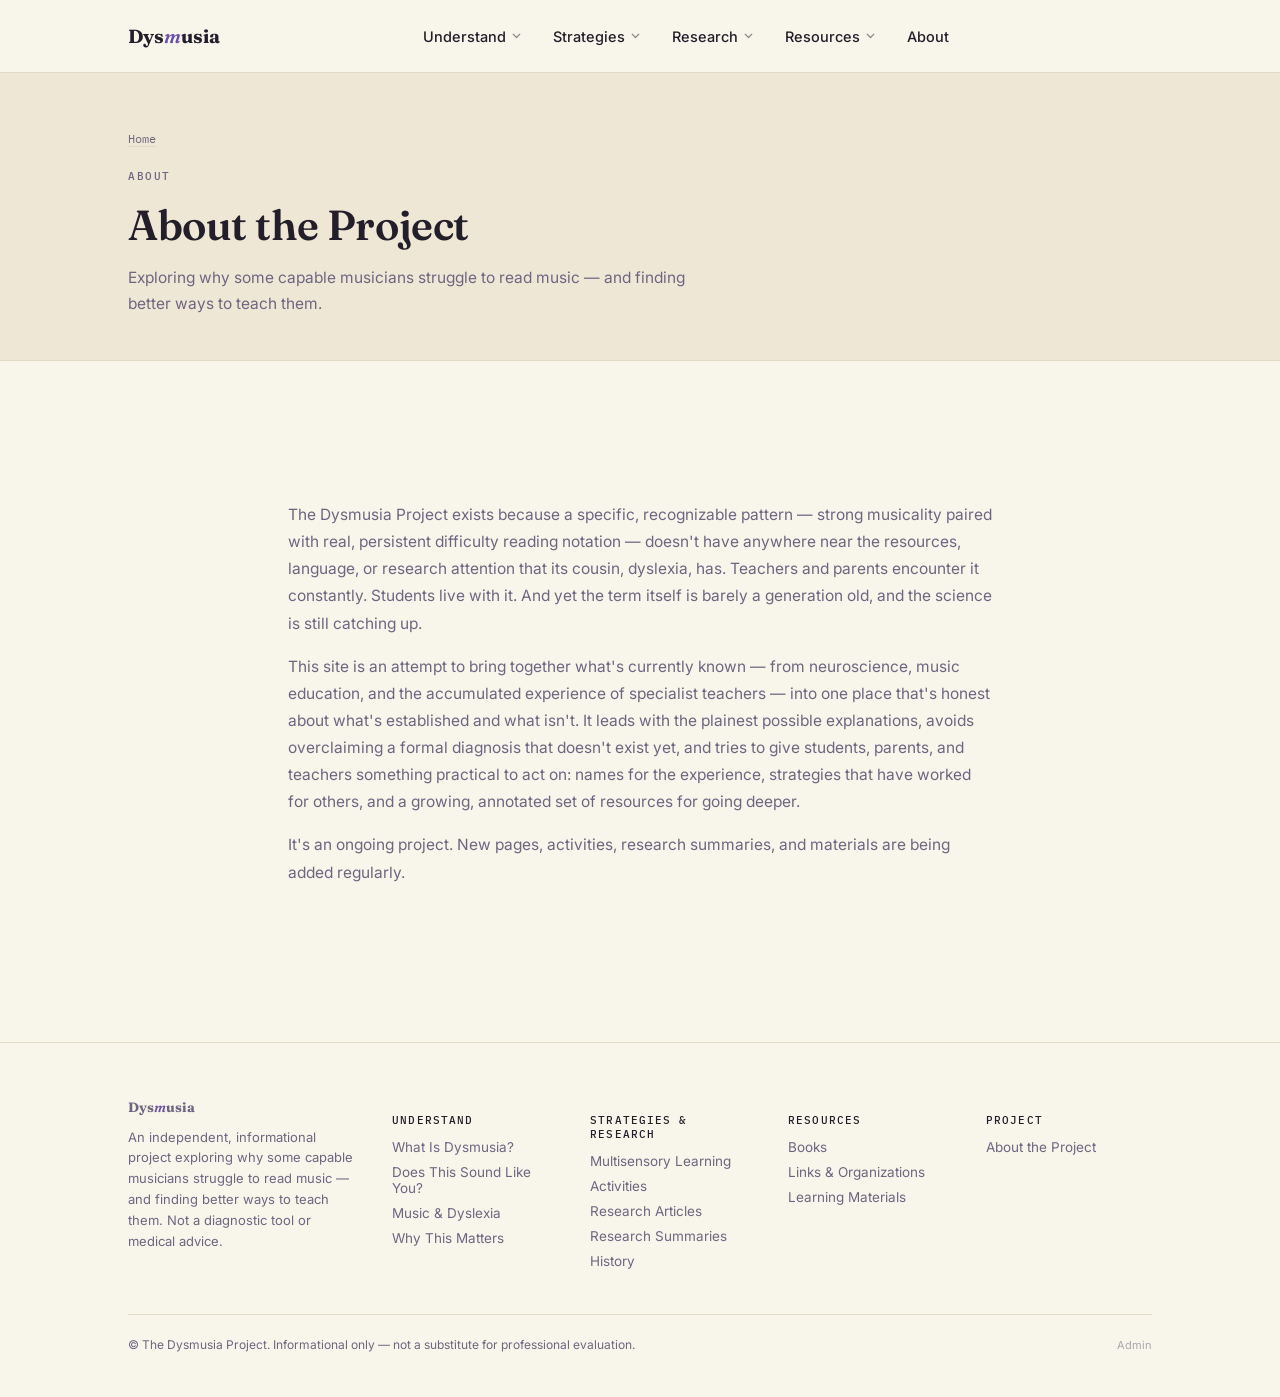
<file: pages/about.html>
<!DOCTYPE html>
<html lang="en">
<head>
<meta charset="UTF-8">
<meta name="viewport" content="width=device-width, initial-scale=1.0">
<title>About the Project — The Dysmusia Project</title>
<meta name="description" content="Why the Dysmusia Project exists.">
<link rel="preconnect" href="https://fonts.googleapis.com">
<link rel="preconnect" href="https://fonts.gstatic.com" crossorigin>
<link href="https://fonts.googleapis.com/css2?family=Fraunces:ital,opsz,wght,SOFT,WONK@0,9..144,300..900,0..100,0..1;1,9..144,300..900,0..100,0..1&family=Inter:wght@400;500;600;700&family=IBM+Plex+Mono:wght@400;500&display=swap" rel="stylesheet">
<link rel="stylesheet" href="../style.css">
</head>
<body>
<nav class="site-nav">
  <div class="wrap">
    <a href="../index.html" class="logo">Dys<span class="glitch-letter">m</span>usia</a>
    <div class="navlinks">
      <div class="navgroup">
        <button type="button">Understand <svg viewBox="0 0 10 6"><path d="M1 1l4 4 4-4" stroke="currentColor" fill="none" stroke-width="1.4"/></svg></button>
        <div class="dropdown">
          <a href="what-is-dysmusia.html">What Is Dysmusia?<span class="sub">The core definition</span></a>
          <a href="sound-like-you.html">Does This Sound Like You?<span class="sub">A recognition page</span></a>
          <a href="music-and-dyslexia.html">Music &amp; Dyslexia<span class="sub">Where they overlap</span></a>
          <a href="why-this-matters.html">Why This Matters<span class="sub">The cost of misreading it</span></a>
        </div>
      </div>
      <div class="navgroup">
        <button type="button">Strategies <svg viewBox="0 0 10 6"><path d="M1 1l4 4 4-4" stroke="currentColor" fill="none" stroke-width="1.4"/></svg></button>
        <div class="dropdown">
          <a href="multisensory-learning.html">Multisensory Learning<span class="sub">The five pathways</span></a>
          <a href="activities.html">Multisensory Activities<span class="sub">Things to actually try</span></a>
        </div>
      </div>
      <div class="navgroup">
        <button type="button">Research <svg viewBox="0 0 10 6"><path d="M1 1l4 4 4-4" stroke="currentColor" fill="none" stroke-width="1.4"/></svg></button>
        <div class="dropdown">
          <a href="research.html">Research Articles<span class="sub">The primary literature</span></a>
          <a href="research-summaries.html">Research Summaries<span class="sub">Plain-language breakdowns</span></a>
          <a href="history.html">History<span class="sub">How the field got here</span></a>
        </div>
      </div>
      <div class="navgroup">
        <button type="button">Resources <svg viewBox="0 0 10 6"><path d="M1 1l4 4 4-4" stroke="currentColor" fill="none" stroke-width="1.4"/></svg></button>
        <div class="dropdown">
          <a href="books.html">Books<span class="sub">An annotated library</span></a>
          <a href="links.html">Links &amp; Organizations<span class="sub">Where to go for help</span></a>
          <a href="shop.html">Learning Materials<span class="sub">Multisensory tools</span></a>
        </div>
      </div>
      <a href="about.html">About</a>
    </div>
    <div class="nav-cta">
      <button class="mobile-toggle" aria-label="Menu">☰</button>
    </div>
  </div>
</nav>

<div class="page-hero">
  <div class="wrap">
    <p class="crumb"><a href="../index.html">Home</a></p>
    <p class="eyebrow">About</p>
    <h1>About the Project</h1>
    <p class="dek">Exploring why some capable musicians struggle to read music — and finding better ways to teach them.</p>
  </div>
</div>
<section>
  <div class="wrap prose">
    <p>The Dysmusia Project exists because a specific, recognizable pattern — strong musicality paired with real, persistent difficulty reading notation — doesn't have anywhere near the resources, language, or research attention that its cousin, dyslexia, has. Teachers and parents encounter it constantly. Students live with it. And yet the term itself is barely a generation old, and the science is still catching up.</p>
    <p>This site is an attempt to bring together what's currently known — from neuroscience, music education, and the accumulated experience of specialist teachers — into one place that's honest about what's established and what isn't. It leads with the plainest possible explanations, avoids overclaiming a formal diagnosis that doesn't exist yet, and tries to give students, parents, and teachers something practical to act on: names for the experience, strategies that have worked for others, and a growing, annotated set of resources for going deeper.</p>
    <p>It's an ongoing project. New pages, activities, research summaries, and materials are being added regularly.</p>
  </div>
</section>
<footer>
  <div class="wrap">
    <div class="footer-grid">
      <div class="footer-col">
        <a href="../index.html" class="logo" style="margin-bottom:12px; display:flex;">Dys<span class="glitch-letter">m</span>usia</a>
        <p>An independent, informational project exploring why some capable musicians struggle to read music — and finding better ways to teach them. Not a diagnostic tool or medical advice.</p>
      </div>
      <div class="footer-col">
        <h4>Understand</h4>
        <a href="what-is-dysmusia.html">What Is Dysmusia?</a>
        <a href="sound-like-you.html">Does This Sound Like You?</a>
        <a href="music-and-dyslexia.html">Music &amp; Dyslexia</a>
        <a href="why-this-matters.html">Why This Matters</a>
      </div>
      <div class="footer-col">
        <h4>Strategies &amp; Research</h4>
        <a href="multisensory-learning.html">Multisensory Learning</a>
        <a href="activities.html">Activities</a>
        <a href="research.html">Research Articles</a>
        <a href="research-summaries.html">Research Summaries</a>
        <a href="history.html">History</a>
      </div>
      <div class="footer-col">
        <h4>Resources</h4>
        <a href="books.html">Books</a>
        <a href="links.html">Links &amp; Organizations</a>
        <a href="shop.html">Learning Materials</a>
      </div>
      <div class="footer-col">
        <h4>Project</h4>
        <a href="about.html">About the Project</a>
      </div>
    </div>
    <div class="footer-bottom">
      <p>© The Dysmusia Project. Informational only — not a substitute for professional evaluation.</p>
      <a href="../admin.html" class="footer-admin-link">Admin</a>
    </div>
  </div>
</footer>
<script src="../site.js"></script>
</body>
</html>
</file>
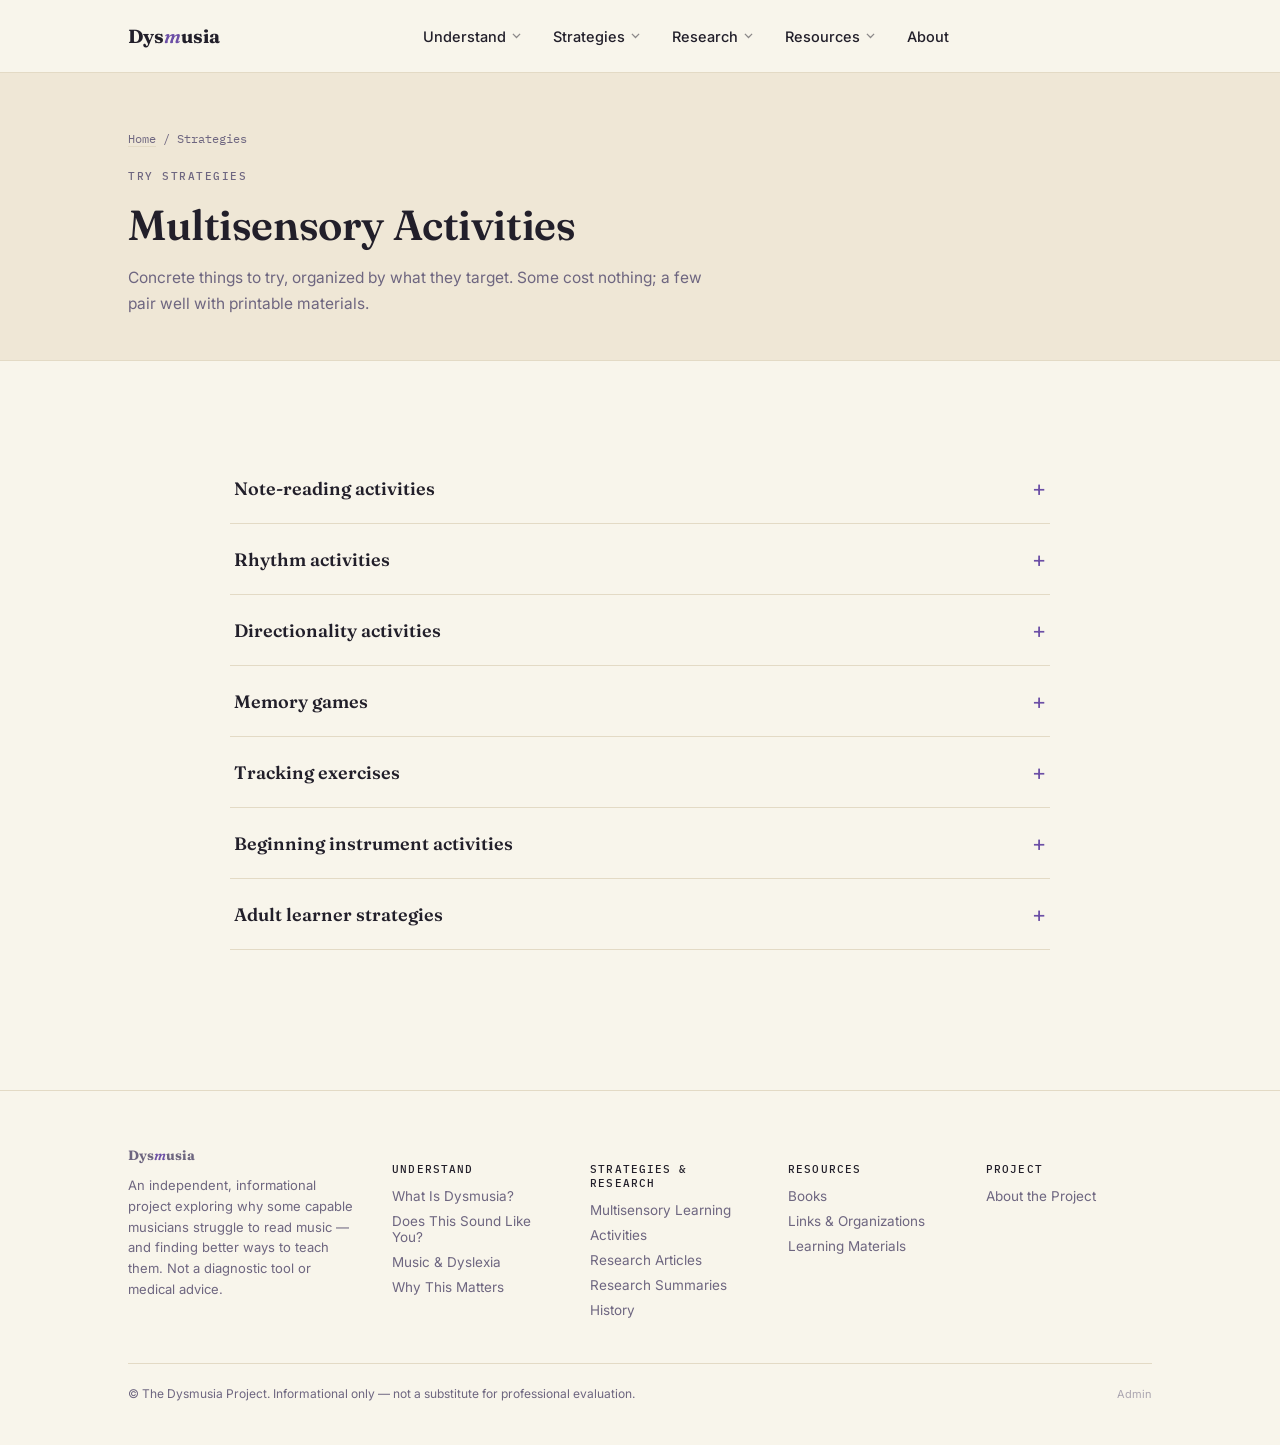
<file: pages/activities.html>
<!DOCTYPE html>
<html lang="en">
<head>
<meta charset="UTF-8">
<meta name="viewport" content="width=device-width, initial-scale=1.0">
<title>Multisensory Activities — The Dysmusia Project</title>
<meta name="description" content="Concrete multisensory activities for teaching music reading.">
<link rel="preconnect" href="https://fonts.googleapis.com">
<link rel="preconnect" href="https://fonts.gstatic.com" crossorigin>
<link href="https://fonts.googleapis.com/css2?family=Fraunces:ital,opsz,wght,SOFT,WONK@0,9..144,300..900,0..100,0..1;1,9..144,300..900,0..100,0..1&family=Inter:wght@400;500;600;700&family=IBM+Plex+Mono:wght@400;500&display=swap" rel="stylesheet">
<link rel="stylesheet" href="../style.css">
</head>
<body>
<nav class="site-nav">
  <div class="wrap">
    <a href="../index.html" class="logo">Dys<span class="glitch-letter">m</span>usia</a>
    <div class="navlinks">
      <div class="navgroup">
        <button type="button">Understand <svg viewBox="0 0 10 6"><path d="M1 1l4 4 4-4" stroke="currentColor" fill="none" stroke-width="1.4"/></svg></button>
        <div class="dropdown">
          <a href="what-is-dysmusia.html">What Is Dysmusia?<span class="sub">The core definition</span></a>
          <a href="sound-like-you.html">Does This Sound Like You?<span class="sub">A recognition page</span></a>
          <a href="music-and-dyslexia.html">Music &amp; Dyslexia<span class="sub">Where they overlap</span></a>
          <a href="why-this-matters.html">Why This Matters<span class="sub">The cost of misreading it</span></a>
        </div>
      </div>
      <div class="navgroup">
        <button type="button">Strategies <svg viewBox="0 0 10 6"><path d="M1 1l4 4 4-4" stroke="currentColor" fill="none" stroke-width="1.4"/></svg></button>
        <div class="dropdown">
          <a href="multisensory-learning.html">Multisensory Learning<span class="sub">The five pathways</span></a>
          <a href="activities.html">Multisensory Activities<span class="sub">Things to actually try</span></a>
        </div>
      </div>
      <div class="navgroup">
        <button type="button">Research <svg viewBox="0 0 10 6"><path d="M1 1l4 4 4-4" stroke="currentColor" fill="none" stroke-width="1.4"/></svg></button>
        <div class="dropdown">
          <a href="research.html">Research Articles<span class="sub">The primary literature</span></a>
          <a href="research-summaries.html">Research Summaries<span class="sub">Plain-language breakdowns</span></a>
          <a href="history.html">History<span class="sub">How the field got here</span></a>
        </div>
      </div>
      <div class="navgroup">
        <button type="button">Resources <svg viewBox="0 0 10 6"><path d="M1 1l4 4 4-4" stroke="currentColor" fill="none" stroke-width="1.4"/></svg></button>
        <div class="dropdown">
          <a href="books.html">Books<span class="sub">An annotated library</span></a>
          <a href="links.html">Links &amp; Organizations<span class="sub">Where to go for help</span></a>
          <a href="shop.html">Learning Materials<span class="sub">Multisensory tools</span></a>
        </div>
      </div>
      <a href="about.html">About</a>
    </div>
    <div class="nav-cta">
      <button class="mobile-toggle" aria-label="Menu">☰</button>
    </div>
  </div>
</nav>

<div class="page-hero">
  <div class="wrap">
    <p class="crumb"><a href="../index.html">Home</a> / Strategies</p>
    <p class="eyebrow">Try strategies</p>
    <h1>Multisensory Activities</h1>
    <p class="dek">Concrete things to try, organized by what they target. Some cost nothing; a few pair well with printable materials.</p>
  </div>
</div>
<section>
  <div class="wrap">
    <div class="accordion">

      <div class="acc-item">
        <button type="button">Note-reading activities <span class="plus">+</span></button>
        <div class="acc-panel"><div class="acc-panel-inner"><ul>
          <li>Flash a single note; the student names it and finds it on the instrument before moving on.</li>
          <li>Color-code noteheads to matching colored stickers on the instrument, then gradually fade the color.</li>
          <li>"Landmark note" method — anchor a few easy-to-spot notes (like the lines that touch a ledger line) and reason outward from them instead of naming every note from scratch.</li>
        </ul></div></div>
      </div>

      <div class="acc-item">
        <button type="button">Rhythm activities <span class="plus">+</span></button>
        <div class="acc-panel"><div class="acc-panel-inner"><ul>
          <li>Clap or step a rhythm by ear first, then look at how it's written afterward, so notation confirms something already felt.</li>
          <li>Use rhythm syllables (ta, ta-di) spoken aloud while pointing to each note.</li>
          <li>Body percussion call-and-response, gradually mapping each sound to its written duration.</li>
        </ul></div></div>
      </div>

      <div class="acc-item">
        <button type="button">Directionality activities <span class="plus">+</span></button>
        <div class="acc-panel"><div class="acc-panel-inner"><ul>
          <li>Trace the shape of a melodic line with a finger before playing it, narrating "up, up, down" aloud.</li>
          <li>Use a floor staff and physically walk pitch direction for short phrases.</li>
          <li>Hand-signing pitch height alongside singing, before introducing the written line.</li>
        </ul></div></div>
      </div>

      <div class="acc-item">
        <button type="button">Memory games <span class="plus">+</span></button>
        <div class="acc-panel"><div class="acc-panel-inner"><ul>
          <li>Matching games pairing a note name, its staff position, and its instrument location as three cards to connect.</li>
          <li>"What changed?" — play a two-measure phrase twice with one note altered; the student identifies the change by ear.</li>
          <li>Short mnemonic phrases for line and space names, said aloud until automatic.</li>
        </ul></div></div>
      </div>

      <div class="acc-item">
        <button type="button">Tracking exercises <span class="plus">+</span></button>
        <div class="acc-panel"><div class="acc-panel-inner"><ul>
          <li>Run a finger or a card under the line being read to anchor the eye's place.</li>
          <li>Enlarge spacing between staff lines and notes on practice copies to reduce visual crowding.</li>
          <li>Practice re-finding a spot after intentionally looking away, to build recovery skills for real playing.</li>
        </ul></div></div>
      </div>

      <div class="acc-item">
        <button type="button">Beginning instrument activities <span class="plus">+</span></button>
        <div class="acc-panel"><div class="acc-panel-inner"><ul>
          <li>Teach a short phrase entirely by ear first; introduce the printed version only once it's already secure.</li>
          <li>Use colored tape or stickers at key finger positions, tied to colored noteheads.</li>
          <li>Keep early reading material short — a few notes at a time — so decoding doesn't overwhelm playing.</li>
        </ul></div></div>
      </div>

      <div class="acc-item">
        <button type="button">Adult learner strategies <span class="plus">+</span></button>
        <div class="acc-panel"><div class="acc-panel-inner"><ul>
          <li>Lead with recordings and ear-based learning, treating notation as a reference rather than the primary route in.</li>
          <li>Use notation software that enlarges, recolors, or simplifies a score to reduce visual load.</li>
          <li>Name the pattern explicitly to a teacher — "I read slowly, but I learn quickly by ear" — so lessons can be structured around that strength from the start.</li>
        </ul></div></div>
      </div>

    </div>
  </div>
</section>
<footer>
  <div class="wrap">
    <div class="footer-grid">
      <div class="footer-col">
        <a href="../index.html" class="logo" style="margin-bottom:12px; display:flex;">Dys<span class="glitch-letter">m</span>usia</a>
        <p>An independent, informational project exploring why some capable musicians struggle to read music — and finding better ways to teach them. Not a diagnostic tool or medical advice.</p>
      </div>
      <div class="footer-col">
        <h4>Understand</h4>
        <a href="what-is-dysmusia.html">What Is Dysmusia?</a>
        <a href="sound-like-you.html">Does This Sound Like You?</a>
        <a href="music-and-dyslexia.html">Music &amp; Dyslexia</a>
        <a href="why-this-matters.html">Why This Matters</a>
      </div>
      <div class="footer-col">
        <h4>Strategies &amp; Research</h4>
        <a href="multisensory-learning.html">Multisensory Learning</a>
        <a href="activities.html">Activities</a>
        <a href="research.html">Research Articles</a>
        <a href="research-summaries.html">Research Summaries</a>
        <a href="history.html">History</a>
      </div>
      <div class="footer-col">
        <h4>Resources</h4>
        <a href="books.html">Books</a>
        <a href="links.html">Links &amp; Organizations</a>
        <a href="shop.html">Learning Materials</a>
      </div>
      <div class="footer-col">
        <h4>Project</h4>
        <a href="about.html">About the Project</a>
      </div>
    </div>
    <div class="footer-bottom">
      <p>© The Dysmusia Project. Informational only — not a substitute for professional evaluation.</p>
      <a href="../admin.html" class="footer-admin-link">Admin</a>
    </div>
  </div>
</footer>
<script src="../site.js"></script>
</body>
</html>
</file>
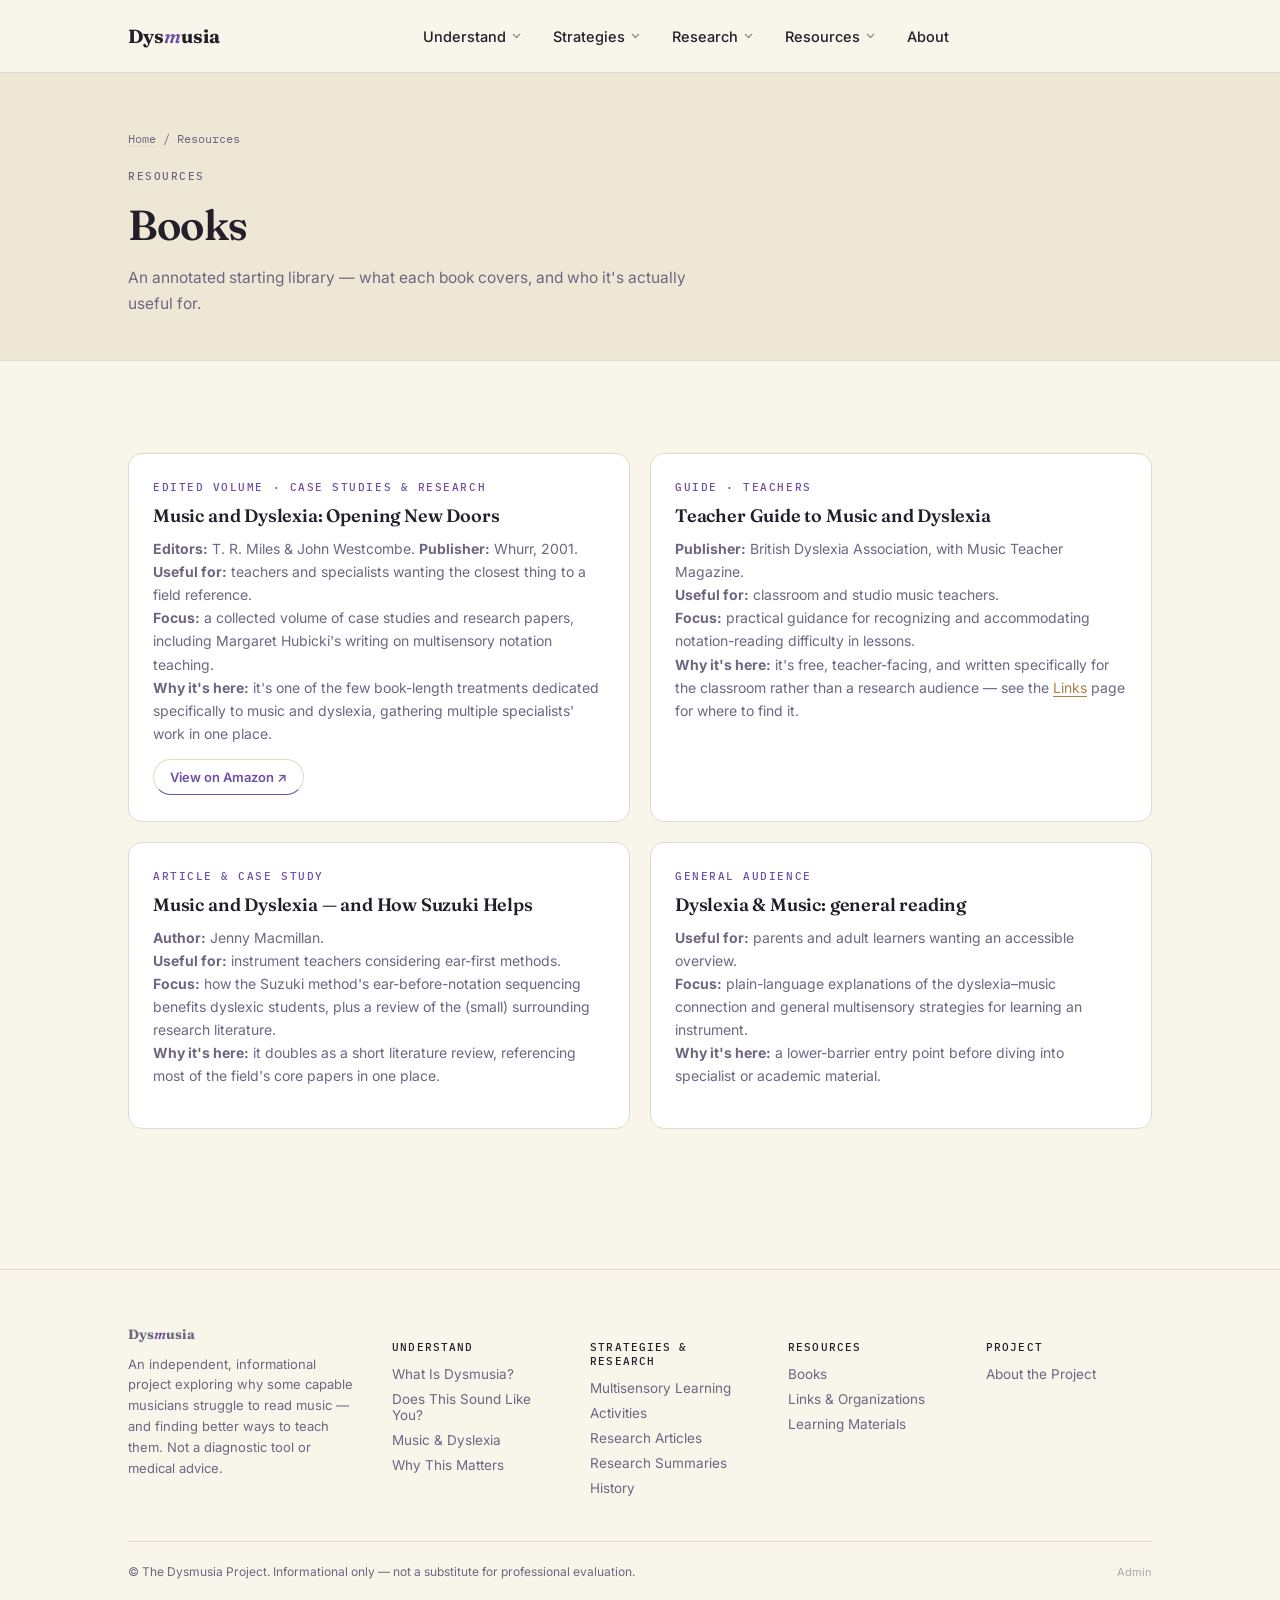
<file: pages/books.html>
<!DOCTYPE html>
<html lang="en">
<head>
<meta charset="UTF-8">
<meta name="viewport" content="width=device-width, initial-scale=1.0">
<title>Books — The Dysmusia Project</title>
<meta name="description" content="An annotated library of books on music and dyslexia.">
<link rel="preconnect" href="https://fonts.googleapis.com">
<link rel="preconnect" href="https://fonts.gstatic.com" crossorigin>
<link href="https://fonts.googleapis.com/css2?family=Fraunces:ital,opsz,wght,SOFT,WONK@0,9..144,300..900,0..100,0..1;1,9..144,300..900,0..100,0..1&family=Inter:wght@400;500;600;700&family=IBM+Plex+Mono:wght@400;500&display=swap" rel="stylesheet">
<link rel="stylesheet" href="../style.css">
</head>
<body>
<nav class="site-nav">
  <div class="wrap">
    <a href="../index.html" class="logo">Dys<span class="glitch-letter">m</span>usia</a>
    <div class="navlinks">
      <div class="navgroup">
        <button type="button">Understand <svg viewBox="0 0 10 6"><path d="M1 1l4 4 4-4" stroke="currentColor" fill="none" stroke-width="1.4"/></svg></button>
        <div class="dropdown">
          <a href="what-is-dysmusia.html">What Is Dysmusia?<span class="sub">The core definition</span></a>
          <a href="sound-like-you.html">Does This Sound Like You?<span class="sub">A recognition page</span></a>
          <a href="music-and-dyslexia.html">Music &amp; Dyslexia<span class="sub">Where they overlap</span></a>
          <a href="why-this-matters.html">Why This Matters<span class="sub">The cost of misreading it</span></a>
        </div>
      </div>
      <div class="navgroup">
        <button type="button">Strategies <svg viewBox="0 0 10 6"><path d="M1 1l4 4 4-4" stroke="currentColor" fill="none" stroke-width="1.4"/></svg></button>
        <div class="dropdown">
          <a href="multisensory-learning.html">Multisensory Learning<span class="sub">The five pathways</span></a>
          <a href="activities.html">Multisensory Activities<span class="sub">Things to actually try</span></a>
        </div>
      </div>
      <div class="navgroup">
        <button type="button">Research <svg viewBox="0 0 10 6"><path d="M1 1l4 4 4-4" stroke="currentColor" fill="none" stroke-width="1.4"/></svg></button>
        <div class="dropdown">
          <a href="research.html">Research Articles<span class="sub">The primary literature</span></a>
          <a href="research-summaries.html">Research Summaries<span class="sub">Plain-language breakdowns</span></a>
          <a href="history.html">History<span class="sub">How the field got here</span></a>
        </div>
      </div>
      <div class="navgroup">
        <button type="button">Resources <svg viewBox="0 0 10 6"><path d="M1 1l4 4 4-4" stroke="currentColor" fill="none" stroke-width="1.4"/></svg></button>
        <div class="dropdown">
          <a href="books.html">Books<span class="sub">An annotated library</span></a>
          <a href="links.html">Links &amp; Organizations<span class="sub">Where to go for help</span></a>
          <a href="shop.html">Learning Materials<span class="sub">Multisensory tools</span></a>
        </div>
      </div>
      <a href="about.html">About</a>
    </div>
    <div class="nav-cta">
      <button class="mobile-toggle" aria-label="Menu">☰</button>
    </div>
  </div>
</nav>

<div class="page-hero">
  <div class="wrap">
    <p class="crumb"><a href="../index.html">Home</a> / Resources</p>
    <p class="eyebrow">Resources</p>
    <h1>Books</h1>
    <p class="dek">An annotated starting library — what each book covers, and who it's actually useful for.</p>
  </div>
</div>
<section>
  <div class="wrap">
    <div class="card-grid cols-2">
      <div class="card">
        <span class="eyebrow">Edited volume · Case studies &amp; research</span>
        <h3>Music and Dyslexia: Opening New Doors</h3>
        <p><strong>Editors:</strong> T. R. Miles &amp; John Westcombe. <strong>Publisher:</strong> Whurr, 2001.<br><strong>Useful for:</strong> teachers and specialists wanting the closest thing to a field reference.<br><strong>Focus:</strong> a collected volume of case studies and research papers, including Margaret Hubicki's writing on multisensory notation teaching.<br><strong>Why it's here:</strong> it's one of the few book-length treatments dedicated specifically to music and dyslexia, gathering multiple specialists' work in one place.</p>
        <a class="pill-link" href="https://www.amazon.com/Music-Dyslexia-Opening-New-Doors/dp/1861562055" target="_blank" rel="noopener">View on Amazon ↗</a>
      </div>
      <div class="card">
        <span class="eyebrow">Guide · Teachers</span>
        <h3>Teacher Guide to Music and Dyslexia</h3>
        <p><strong>Publisher:</strong> British Dyslexia Association, with Music Teacher Magazine.<br><strong>Useful for:</strong> classroom and studio music teachers.<br><strong>Focus:</strong> practical guidance for recognizing and accommodating notation-reading difficulty in lessons.<br><strong>Why it's here:</strong> it's free, teacher-facing, and written specifically for the classroom rather than a research audience — see the <a href="links.html" style="color:var(--gold); text-decoration:none; border-bottom:1px solid var(--gold);">Links</a> page for where to find it.</p>
      </div>
      <div class="card">
        <span class="eyebrow">Article &amp; case study</span>
        <h3>Music and Dyslexia — and How Suzuki Helps</h3>
        <p><strong>Author:</strong> Jenny Macmillan.<br><strong>Useful for:</strong> instrument teachers considering ear-first methods.<br><strong>Focus:</strong> how the Suzuki method's ear-before-notation sequencing benefits dyslexic students, plus a review of the (small) surrounding research literature.<br><strong>Why it's here:</strong> it doubles as a short literature review, referencing most of the field's core papers in one place.</p>
      </div>
      <div class="card">
        <span class="eyebrow">General audience</span>
        <h3>Dyslexia &amp; Music: general reading</h3>
        <p><strong>Useful for:</strong> parents and adult learners wanting an accessible overview.<br><strong>Focus:</strong> plain-language explanations of the dyslexia–music connection and general multisensory strategies for learning an instrument.<br><strong>Why it's here:</strong> a lower-barrier entry point before diving into specialist or academic material.</p>
      </div>
    </div>
  </div>
</section>
<footer>
  <div class="wrap">
    <div class="footer-grid">
      <div class="footer-col">
        <a href="../index.html" class="logo" style="margin-bottom:12px; display:flex;">Dys<span class="glitch-letter">m</span>usia</a>
        <p>An independent, informational project exploring why some capable musicians struggle to read music — and finding better ways to teach them. Not a diagnostic tool or medical advice.</p>
      </div>
      <div class="footer-col">
        <h4>Understand</h4>
        <a href="what-is-dysmusia.html">What Is Dysmusia?</a>
        <a href="sound-like-you.html">Does This Sound Like You?</a>
        <a href="music-and-dyslexia.html">Music &amp; Dyslexia</a>
        <a href="why-this-matters.html">Why This Matters</a>
      </div>
      <div class="footer-col">
        <h4>Strategies &amp; Research</h4>
        <a href="multisensory-learning.html">Multisensory Learning</a>
        <a href="activities.html">Activities</a>
        <a href="research.html">Research Articles</a>
        <a href="research-summaries.html">Research Summaries</a>
        <a href="history.html">History</a>
      </div>
      <div class="footer-col">
        <h4>Resources</h4>
        <a href="books.html">Books</a>
        <a href="links.html">Links &amp; Organizations</a>
        <a href="shop.html">Learning Materials</a>
      </div>
      <div class="footer-col">
        <h4>Project</h4>
        <a href="about.html">About the Project</a>
      </div>
    </div>
    <div class="footer-bottom">
      <p>© The Dysmusia Project. Informational only — not a substitute for professional evaluation.</p>
      <a href="../admin.html" class="footer-admin-link">Admin</a>
    </div>
  </div>
</footer>
<script src="../site.js"></script>
</body>
</html>
</file>
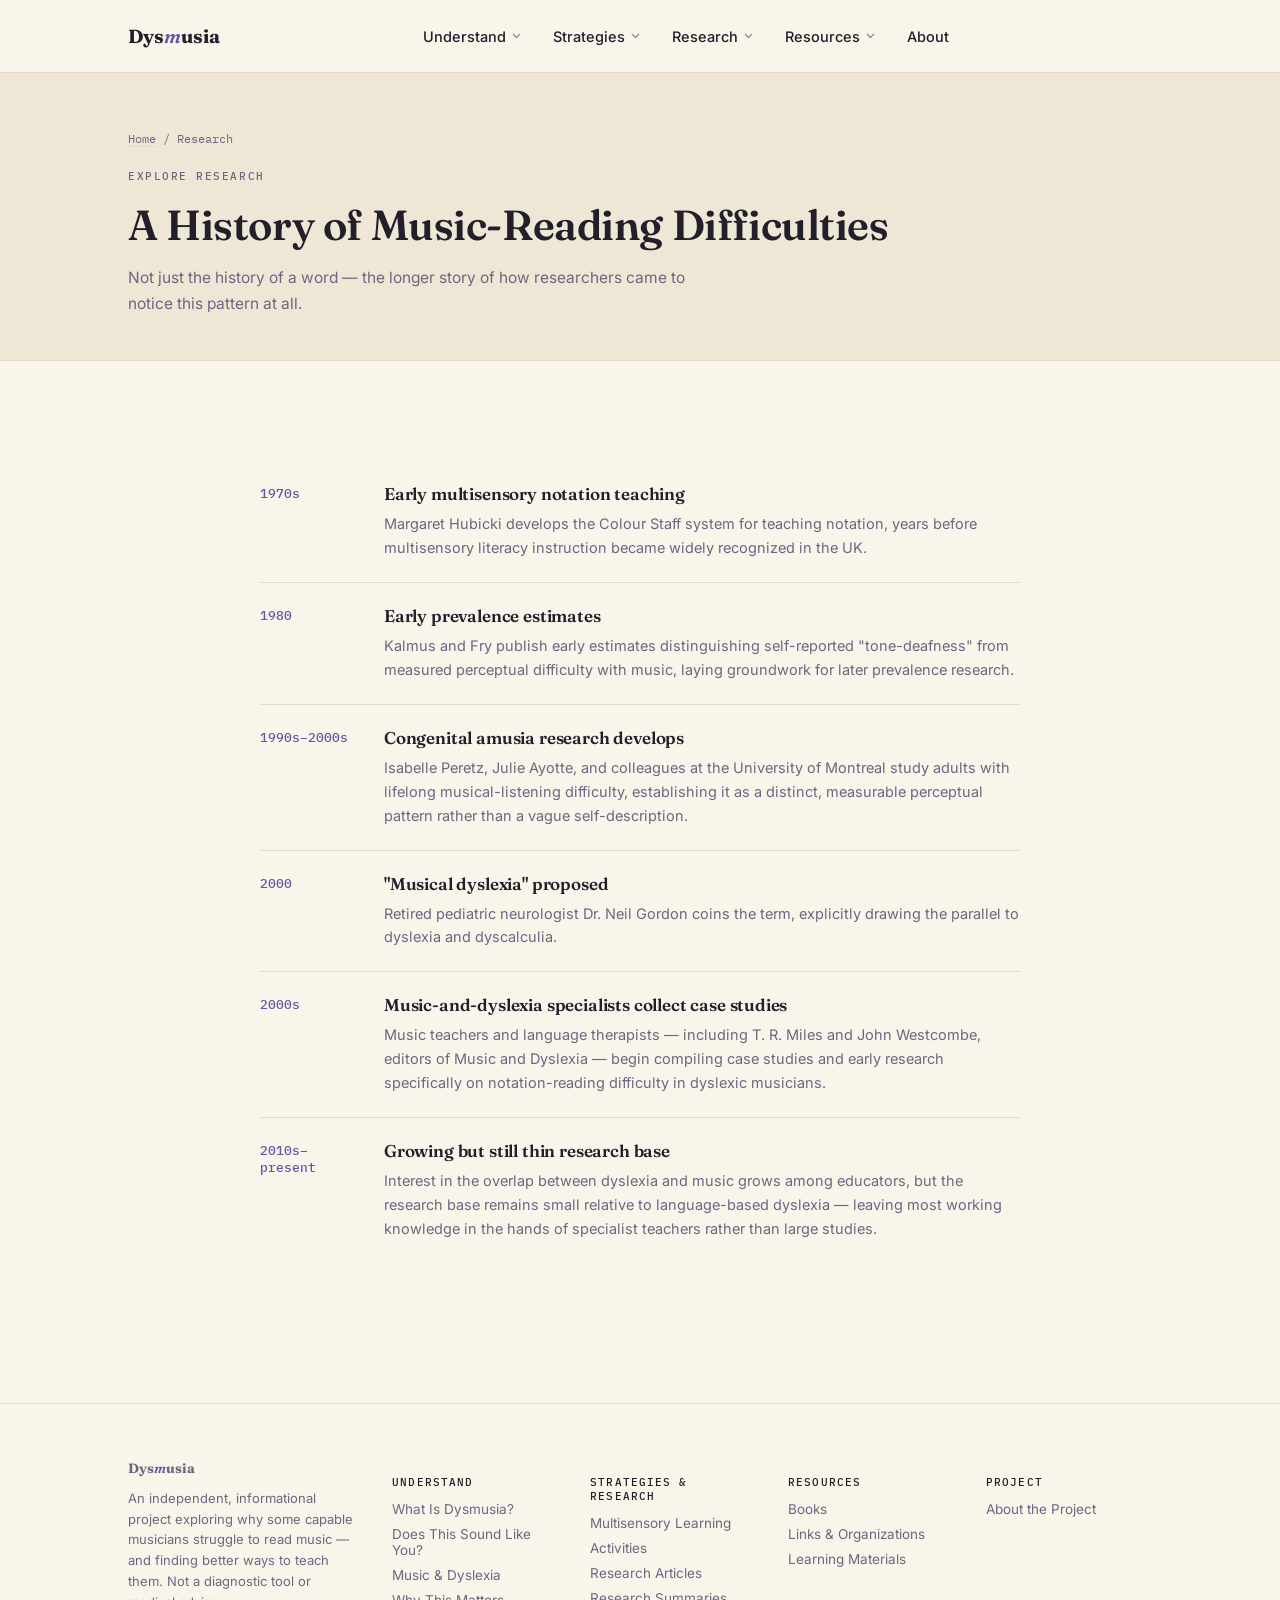
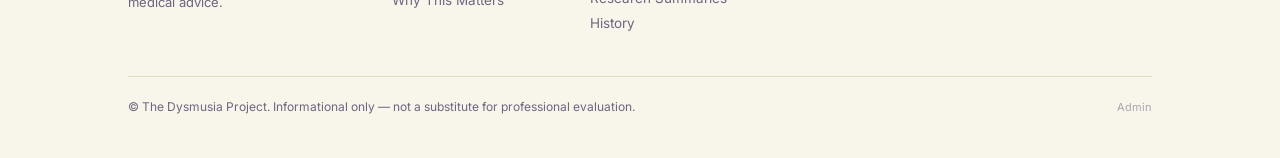
<file: pages/history.html>
<!DOCTYPE html>
<html lang="en">
<head>
<meta charset="UTF-8">
<meta name="viewport" content="width=device-width, initial-scale=1.0">
<title>History — The Dysmusia Project</title>
<meta name="description" content="A history of music-reading difficulty research.">
<link rel="preconnect" href="https://fonts.googleapis.com">
<link rel="preconnect" href="https://fonts.gstatic.com" crossorigin>
<link href="https://fonts.googleapis.com/css2?family=Fraunces:ital,opsz,wght,SOFT,WONK@0,9..144,300..900,0..100,0..1;1,9..144,300..900,0..100,0..1&family=Inter:wght@400;500;600;700&family=IBM+Plex+Mono:wght@400;500&display=swap" rel="stylesheet">
<link rel="stylesheet" href="../style.css">
</head>
<body>
<nav class="site-nav">
  <div class="wrap">
    <a href="../index.html" class="logo">Dys<span class="glitch-letter">m</span>usia</a>
    <div class="navlinks">
      <div class="navgroup">
        <button type="button">Understand <svg viewBox="0 0 10 6"><path d="M1 1l4 4 4-4" stroke="currentColor" fill="none" stroke-width="1.4"/></svg></button>
        <div class="dropdown">
          <a href="what-is-dysmusia.html">What Is Dysmusia?<span class="sub">The core definition</span></a>
          <a href="sound-like-you.html">Does This Sound Like You?<span class="sub">A recognition page</span></a>
          <a href="music-and-dyslexia.html">Music &amp; Dyslexia<span class="sub">Where they overlap</span></a>
          <a href="why-this-matters.html">Why This Matters<span class="sub">The cost of misreading it</span></a>
        </div>
      </div>
      <div class="navgroup">
        <button type="button">Strategies <svg viewBox="0 0 10 6"><path d="M1 1l4 4 4-4" stroke="currentColor" fill="none" stroke-width="1.4"/></svg></button>
        <div class="dropdown">
          <a href="multisensory-learning.html">Multisensory Learning<span class="sub">The five pathways</span></a>
          <a href="activities.html">Multisensory Activities<span class="sub">Things to actually try</span></a>
        </div>
      </div>
      <div class="navgroup">
        <button type="button">Research <svg viewBox="0 0 10 6"><path d="M1 1l4 4 4-4" stroke="currentColor" fill="none" stroke-width="1.4"/></svg></button>
        <div class="dropdown">
          <a href="research.html">Research Articles<span class="sub">The primary literature</span></a>
          <a href="research-summaries.html">Research Summaries<span class="sub">Plain-language breakdowns</span></a>
          <a href="history.html">History<span class="sub">How the field got here</span></a>
        </div>
      </div>
      <div class="navgroup">
        <button type="button">Resources <svg viewBox="0 0 10 6"><path d="M1 1l4 4 4-4" stroke="currentColor" fill="none" stroke-width="1.4"/></svg></button>
        <div class="dropdown">
          <a href="books.html">Books<span class="sub">An annotated library</span></a>
          <a href="links.html">Links &amp; Organizations<span class="sub">Where to go for help</span></a>
          <a href="shop.html">Learning Materials<span class="sub">Multisensory tools</span></a>
        </div>
      </div>
      <a href="about.html">About</a>
    </div>
    <div class="nav-cta">
      <button class="mobile-toggle" aria-label="Menu">☰</button>
    </div>
  </div>
</nav>

<div class="page-hero">
  <div class="wrap">
    <p class="crumb"><a href="../index.html">Home</a> / Research</p>
    <p class="eyebrow" data-key="history.hero.eyebrow">Explore research</p>
    <h1 data-key="history.hero.heading">A History of Music-Reading Difficulties</h1>
    <p class="dek" data-key="history.hero.dek">Not just the history of a word — the longer story of how researchers came to notice this pattern at all.</p>
  </div>
</div>
<section>
  <div class="wrap">
    <div class="timeline">
      <div class="tl-item">
        <div class="yr" data-key="history.timeline.0.year">1970s</div>
        <div><h3 data-key="history.timeline.0.title">Early multisensory notation teaching</h3><p data-key="history.timeline.0.body">Margaret Hubicki develops the Colour Staff system for teaching notation, years before multisensory literacy instruction became widely recognized in the UK.</p></div>
      </div>
      <div class="tl-item">
        <div class="yr" data-key="history.timeline.1.year">1980</div>
        <div><h3 data-key="history.timeline.1.title">Early prevalence estimates</h3><p data-key="history.timeline.1.body">Kalmus and Fry publish early estimates distinguishing self-reported "tone-deafness" from measured perceptual difficulty with music, laying groundwork for later prevalence research.</p></div>
      </div>
      <div class="tl-item">
        <div class="yr" data-key="history.timeline.2.year">1990s–2000s</div>
        <div><h3 data-key="history.timeline.2.title">Congenital amusia research develops</h3><p data-key="history.timeline.2.body">Isabelle Peretz, Julie Ayotte, and colleagues at the University of Montreal study adults with lifelong musical-listening difficulty, establishing it as a distinct, measurable perceptual pattern rather than a vague self-description.</p></div>
      </div>
      <div class="tl-item">
        <div class="yr" data-key="history.timeline.3.year">2000</div>
        <div><h3 data-key="history.timeline.3.title">"Musical dyslexia" proposed</h3><p data-key="history.timeline.3.body">Retired pediatric neurologist Dr. Neil Gordon coins the term, explicitly drawing the parallel to dyslexia and dyscalculia.</p></div>
      </div>
      <div class="tl-item">
        <div class="yr" data-key="history.timeline.4.year">2000s</div>
        <div><h3 data-key="history.timeline.4.title">Music-and-dyslexia specialists collect case studies</h3><p data-key="history.timeline.4.body">Music teachers and language therapists — including T. R. Miles and John Westcombe, editors of <em>Music and Dyslexia</em> — begin compiling case studies and early research specifically on notation-reading difficulty in dyslexic musicians.</p></div>
      </div>
      <div class="tl-item">
        <div class="yr" data-key="history.timeline.5.year">2010s–present</div>
        <div><h3 data-key="history.timeline.5.title">Growing but still thin research base</h3><p data-key="history.timeline.5.body">Interest in the overlap between dyslexia and music grows among educators, but the research base remains small relative to language-based dyslexia — leaving most working knowledge in the hands of specialist teachers rather than large studies.</p></div>
      </div>
    </div>
  </div>
</section>
<footer>
  <div class="wrap">
    <div class="footer-grid">
      <div class="footer-col">
        <a href="../index.html" class="logo" style="margin-bottom:12px; display:flex;">Dys<span class="glitch-letter">m</span>usia</a>
        <p>An independent, informational project exploring why some capable musicians struggle to read music — and finding better ways to teach them. Not a diagnostic tool or medical advice.</p>
      </div>
      <div class="footer-col">
        <h4>Understand</h4>
        <a href="what-is-dysmusia.html">What Is Dysmusia?</a>
        <a href="sound-like-you.html">Does This Sound Like You?</a>
        <a href="music-and-dyslexia.html">Music &amp; Dyslexia</a>
        <a href="why-this-matters.html">Why This Matters</a>
      </div>
      <div class="footer-col">
        <h4>Strategies &amp; Research</h4>
        <a href="multisensory-learning.html">Multisensory Learning</a>
        <a href="activities.html">Activities</a>
        <a href="research.html">Research Articles</a>
        <a href="research-summaries.html">Research Summaries</a>
        <a href="history.html">History</a>
      </div>
      <div class="footer-col">
        <h4>Resources</h4>
        <a href="books.html">Books</a>
        <a href="links.html">Links &amp; Organizations</a>
        <a href="shop.html">Learning Materials</a>
      </div>
      <div class="footer-col">
        <h4>Project</h4>
        <a href="about.html">About the Project</a>
      </div>
    </div>
    <div class="footer-bottom">
      <p>© The Dysmusia Project. Informational only — not a substitute for professional evaluation.</p>
      <a href="../admin.html" class="footer-admin-link">Admin</a>
    </div>
  </div>
</footer>
<script src="../site.js"></script>
<script src="../content-loader.js"></script>
</body>
</html>
</file>
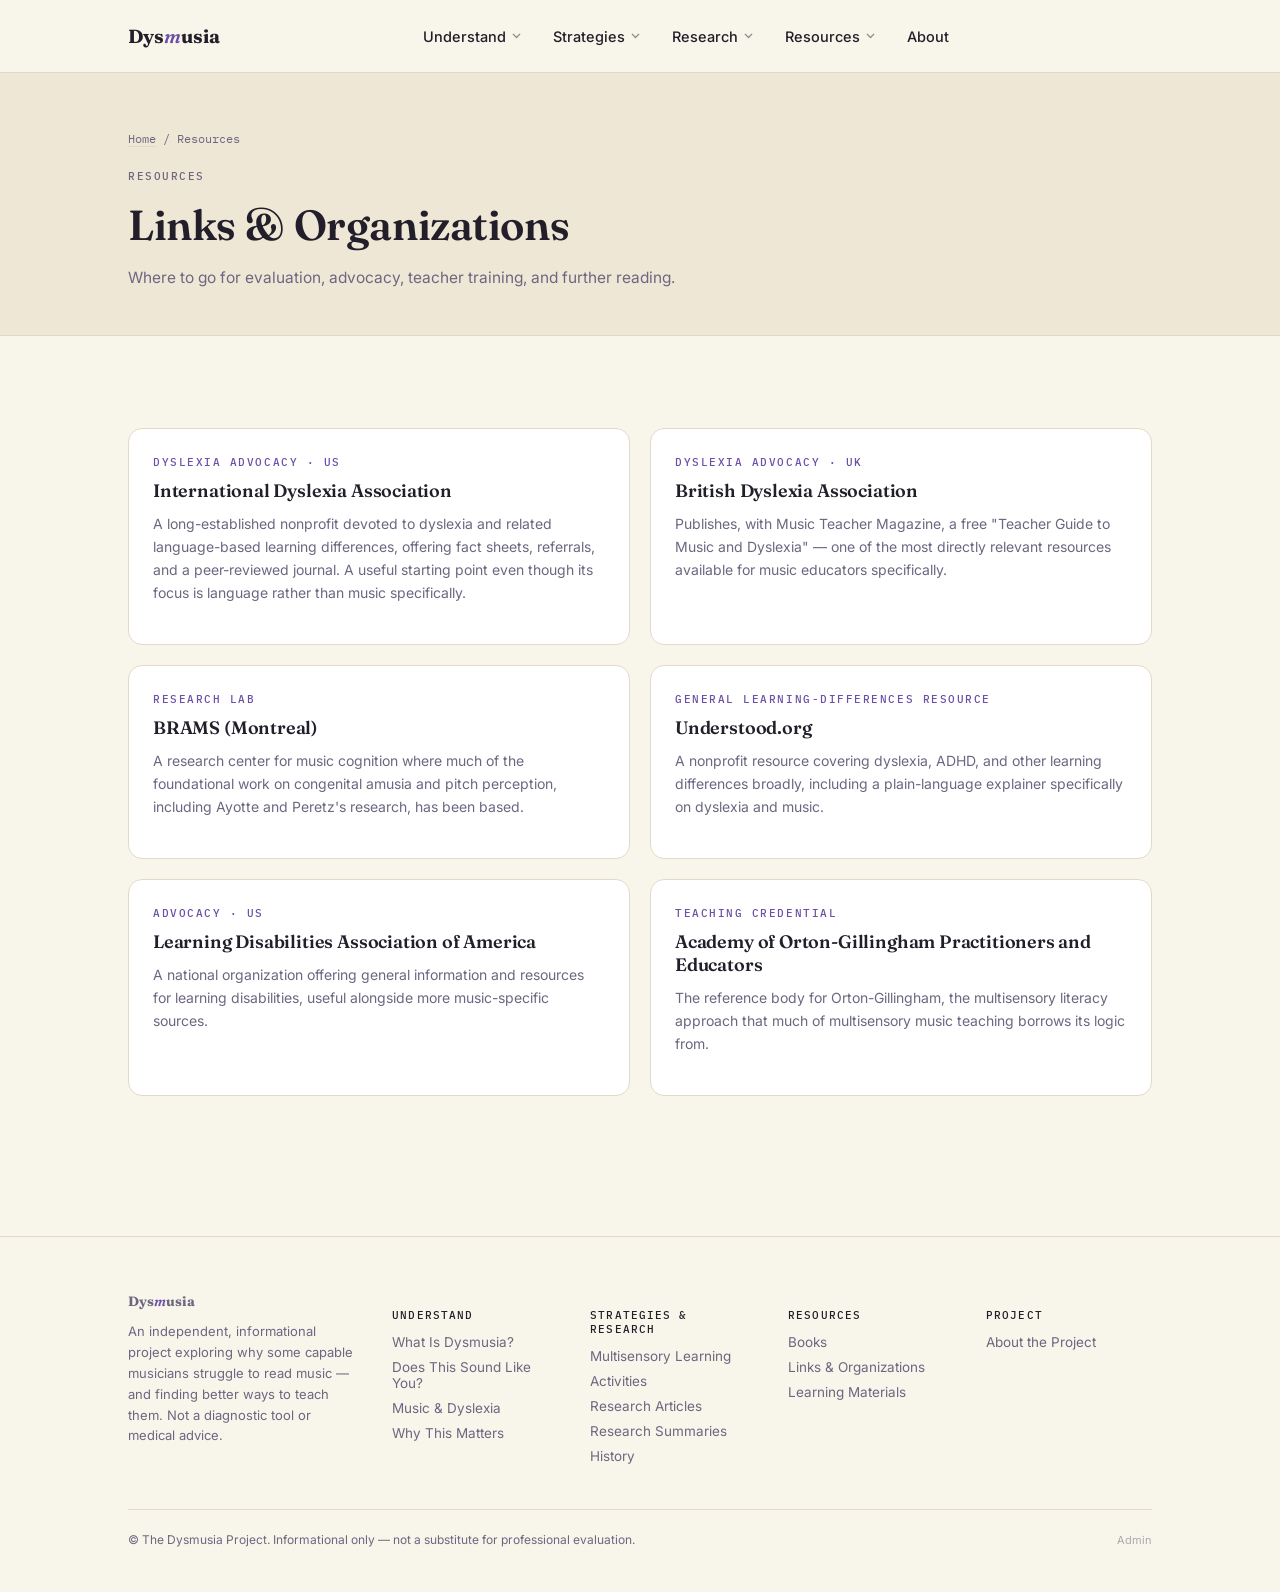
<file: pages/links.html>
<!DOCTYPE html>
<html lang="en">
<head>
<meta charset="UTF-8">
<meta name="viewport" content="width=device-width, initial-scale=1.0">
<title>Links & Organizations — The Dysmusia Project</title>
<meta name="description" content="Organizations and resources for dyslexia and music-reading difficulty.">
<link rel="preconnect" href="https://fonts.googleapis.com">
<link rel="preconnect" href="https://fonts.gstatic.com" crossorigin>
<link href="https://fonts.googleapis.com/css2?family=Fraunces:ital,opsz,wght,SOFT,WONK@0,9..144,300..900,0..100,0..1;1,9..144,300..900,0..100,0..1&family=Inter:wght@400;500;600;700&family=IBM+Plex+Mono:wght@400;500&display=swap" rel="stylesheet">
<link rel="stylesheet" href="../style.css">
</head>
<body>
<nav class="site-nav">
  <div class="wrap">
    <a href="../index.html" class="logo">Dys<span class="glitch-letter">m</span>usia</a>
    <div class="navlinks">
      <div class="navgroup">
        <button type="button">Understand <svg viewBox="0 0 10 6"><path d="M1 1l4 4 4-4" stroke="currentColor" fill="none" stroke-width="1.4"/></svg></button>
        <div class="dropdown">
          <a href="what-is-dysmusia.html">What Is Dysmusia?<span class="sub">The core definition</span></a>
          <a href="sound-like-you.html">Does This Sound Like You?<span class="sub">A recognition page</span></a>
          <a href="music-and-dyslexia.html">Music &amp; Dyslexia<span class="sub">Where they overlap</span></a>
          <a href="why-this-matters.html">Why This Matters<span class="sub">The cost of misreading it</span></a>
        </div>
      </div>
      <div class="navgroup">
        <button type="button">Strategies <svg viewBox="0 0 10 6"><path d="M1 1l4 4 4-4" stroke="currentColor" fill="none" stroke-width="1.4"/></svg></button>
        <div class="dropdown">
          <a href="multisensory-learning.html">Multisensory Learning<span class="sub">The five pathways</span></a>
          <a href="activities.html">Multisensory Activities<span class="sub">Things to actually try</span></a>
        </div>
      </div>
      <div class="navgroup">
        <button type="button">Research <svg viewBox="0 0 10 6"><path d="M1 1l4 4 4-4" stroke="currentColor" fill="none" stroke-width="1.4"/></svg></button>
        <div class="dropdown">
          <a href="research.html">Research Articles<span class="sub">The primary literature</span></a>
          <a href="research-summaries.html">Research Summaries<span class="sub">Plain-language breakdowns</span></a>
          <a href="history.html">History<span class="sub">How the field got here</span></a>
        </div>
      </div>
      <div class="navgroup">
        <button type="button">Resources <svg viewBox="0 0 10 6"><path d="M1 1l4 4 4-4" stroke="currentColor" fill="none" stroke-width="1.4"/></svg></button>
        <div class="dropdown">
          <a href="books.html">Books<span class="sub">An annotated library</span></a>
          <a href="links.html">Links &amp; Organizations<span class="sub">Where to go for help</span></a>
          <a href="shop.html">Learning Materials<span class="sub">Multisensory tools</span></a>
        </div>
      </div>
      <a href="about.html">About</a>
    </div>
    <div class="nav-cta">
      <button class="mobile-toggle" aria-label="Menu">☰</button>
    </div>
  </div>
</nav>

<div class="page-hero">
  <div class="wrap">
    <p class="crumb"><a href="../index.html">Home</a> / Resources</p>
    <p class="eyebrow">Resources</p>
    <h1>Links &amp; Organizations</h1>
    <p class="dek">Where to go for evaluation, advocacy, teacher training, and further reading.</p>
  </div>
</div>
<section>
  <div class="wrap">
    <div class="card-grid cols-2">
      <div class="card">
        <span class="eyebrow">Dyslexia advocacy · US</span>
        <h3>International Dyslexia Association</h3>
        <p>A long-established nonprofit devoted to dyslexia and related language-based learning differences, offering fact sheets, referrals, and a peer-reviewed journal. A useful starting point even though its focus is language rather than music specifically.</p>
      </div>
      <div class="card">
        <span class="eyebrow">Dyslexia advocacy · UK</span>
        <h3>British Dyslexia Association</h3>
        <p>Publishes, with Music Teacher Magazine, a free "Teacher Guide to Music and Dyslexia" — one of the most directly relevant resources available for music educators specifically.</p>
      </div>
      <div class="card">
        <span class="eyebrow">Research lab</span>
        <h3>BRAMS (Montreal)</h3>
        <p>A research center for music cognition where much of the foundational work on congenital amusia and pitch perception, including Ayotte and Peretz's research, has been based.</p>
      </div>
      <div class="card">
        <span class="eyebrow">General learning-differences resource</span>
        <h3>Understood.org</h3>
        <p>A nonprofit resource covering dyslexia, ADHD, and other learning differences broadly, including a plain-language explainer specifically on dyslexia and music.</p>
      </div>
      <div class="card">
        <span class="eyebrow">Advocacy · US</span>
        <h3>Learning Disabilities Association of America</h3>
        <p>A national organization offering general information and resources for learning disabilities, useful alongside more music-specific sources.</p>
      </div>
      <div class="card">
        <span class="eyebrow">Teaching credential</span>
        <h3>Academy of Orton-Gillingham Practitioners and Educators</h3>
        <p>The reference body for Orton-Gillingham, the multisensory literacy approach that much of multisensory music teaching borrows its logic from.</p>
      </div>
    </div>
  </div>
</section>
<footer>
  <div class="wrap">
    <div class="footer-grid">
      <div class="footer-col">
        <a href="../index.html" class="logo" style="margin-bottom:12px; display:flex;">Dys<span class="glitch-letter">m</span>usia</a>
        <p>An independent, informational project exploring why some capable musicians struggle to read music — and finding better ways to teach them. Not a diagnostic tool or medical advice.</p>
      </div>
      <div class="footer-col">
        <h4>Understand</h4>
        <a href="what-is-dysmusia.html">What Is Dysmusia?</a>
        <a href="sound-like-you.html">Does This Sound Like You?</a>
        <a href="music-and-dyslexia.html">Music &amp; Dyslexia</a>
        <a href="why-this-matters.html">Why This Matters</a>
      </div>
      <div class="footer-col">
        <h4>Strategies &amp; Research</h4>
        <a href="multisensory-learning.html">Multisensory Learning</a>
        <a href="activities.html">Activities</a>
        <a href="research.html">Research Articles</a>
        <a href="research-summaries.html">Research Summaries</a>
        <a href="history.html">History</a>
      </div>
      <div class="footer-col">
        <h4>Resources</h4>
        <a href="books.html">Books</a>
        <a href="links.html">Links &amp; Organizations</a>
        <a href="shop.html">Learning Materials</a>
      </div>
      <div class="footer-col">
        <h4>Project</h4>
        <a href="about.html">About the Project</a>
      </div>
    </div>
    <div class="footer-bottom">
      <p>© The Dysmusia Project. Informational only — not a substitute for professional evaluation.</p>
      <a href="../admin.html" class="footer-admin-link">Admin</a>
    </div>
  </div>
</footer>
<script src="../site.js"></script>
</body>
</html>
</file>
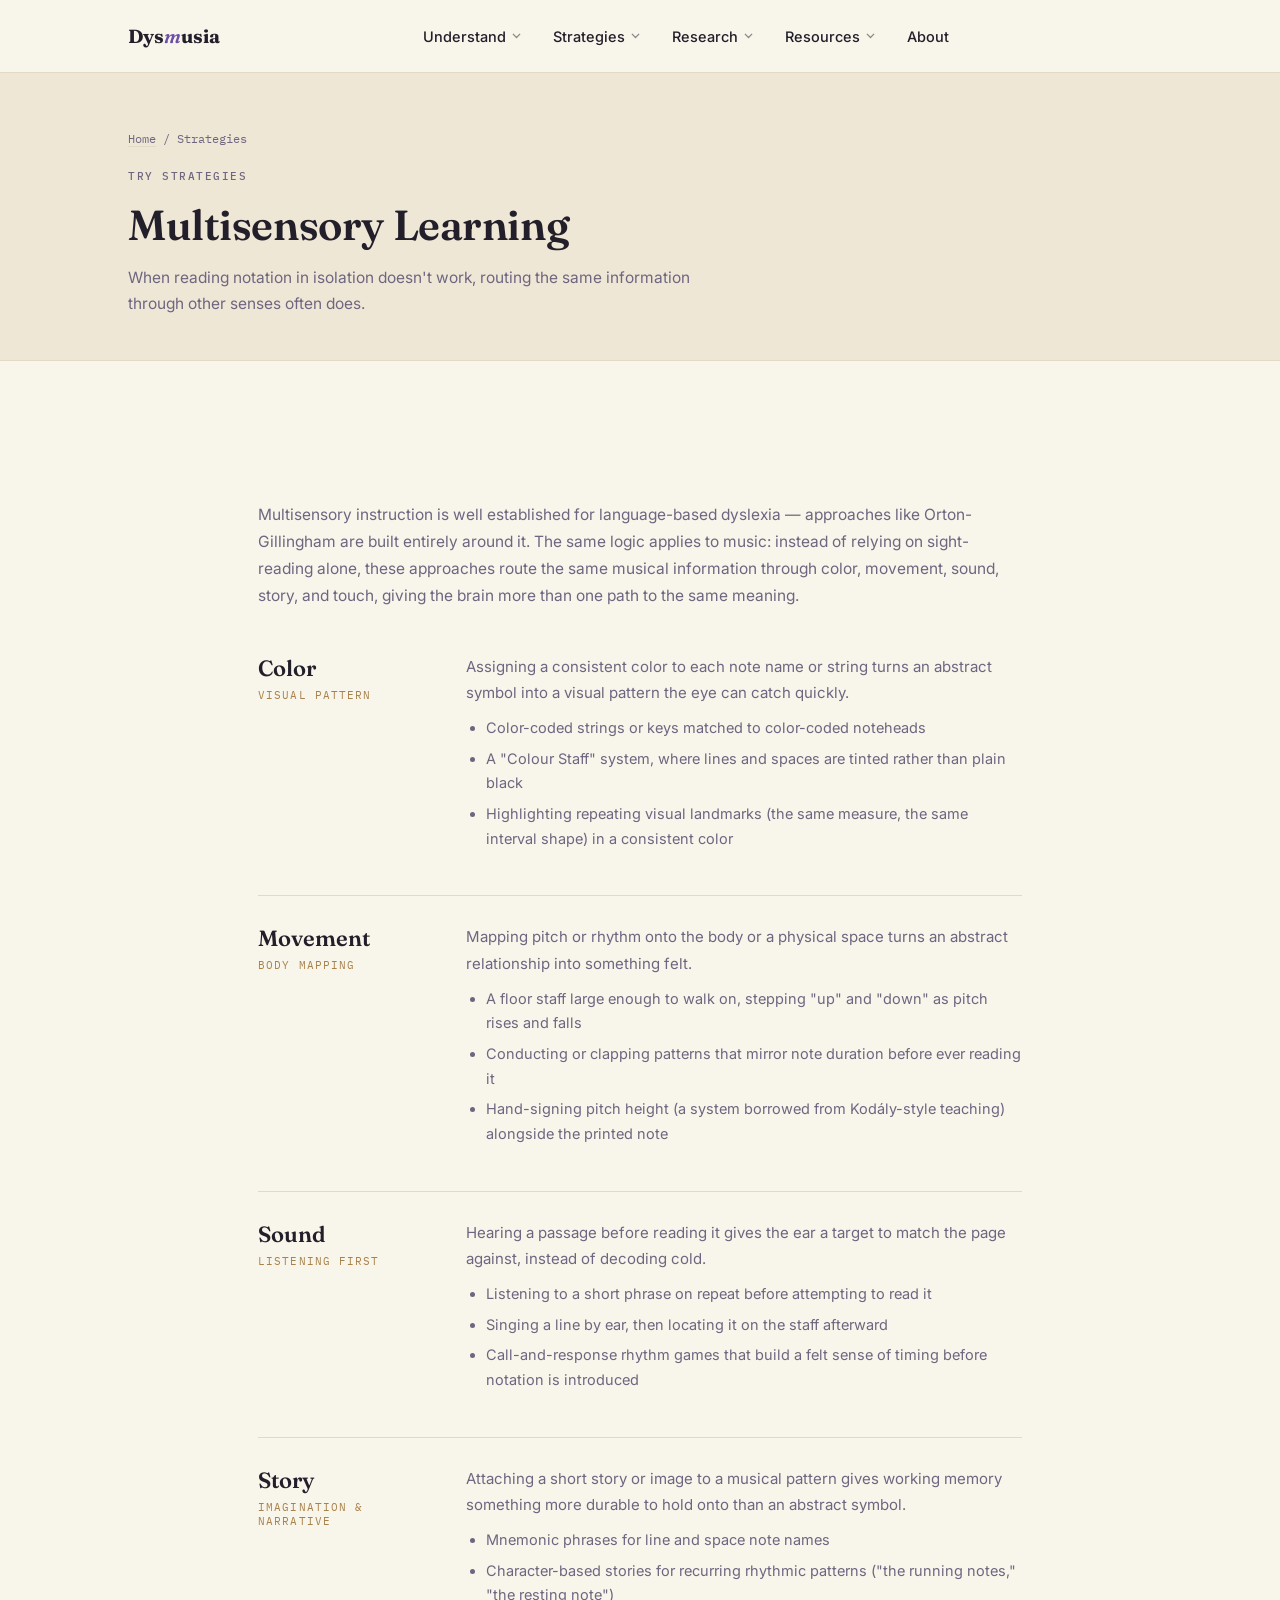
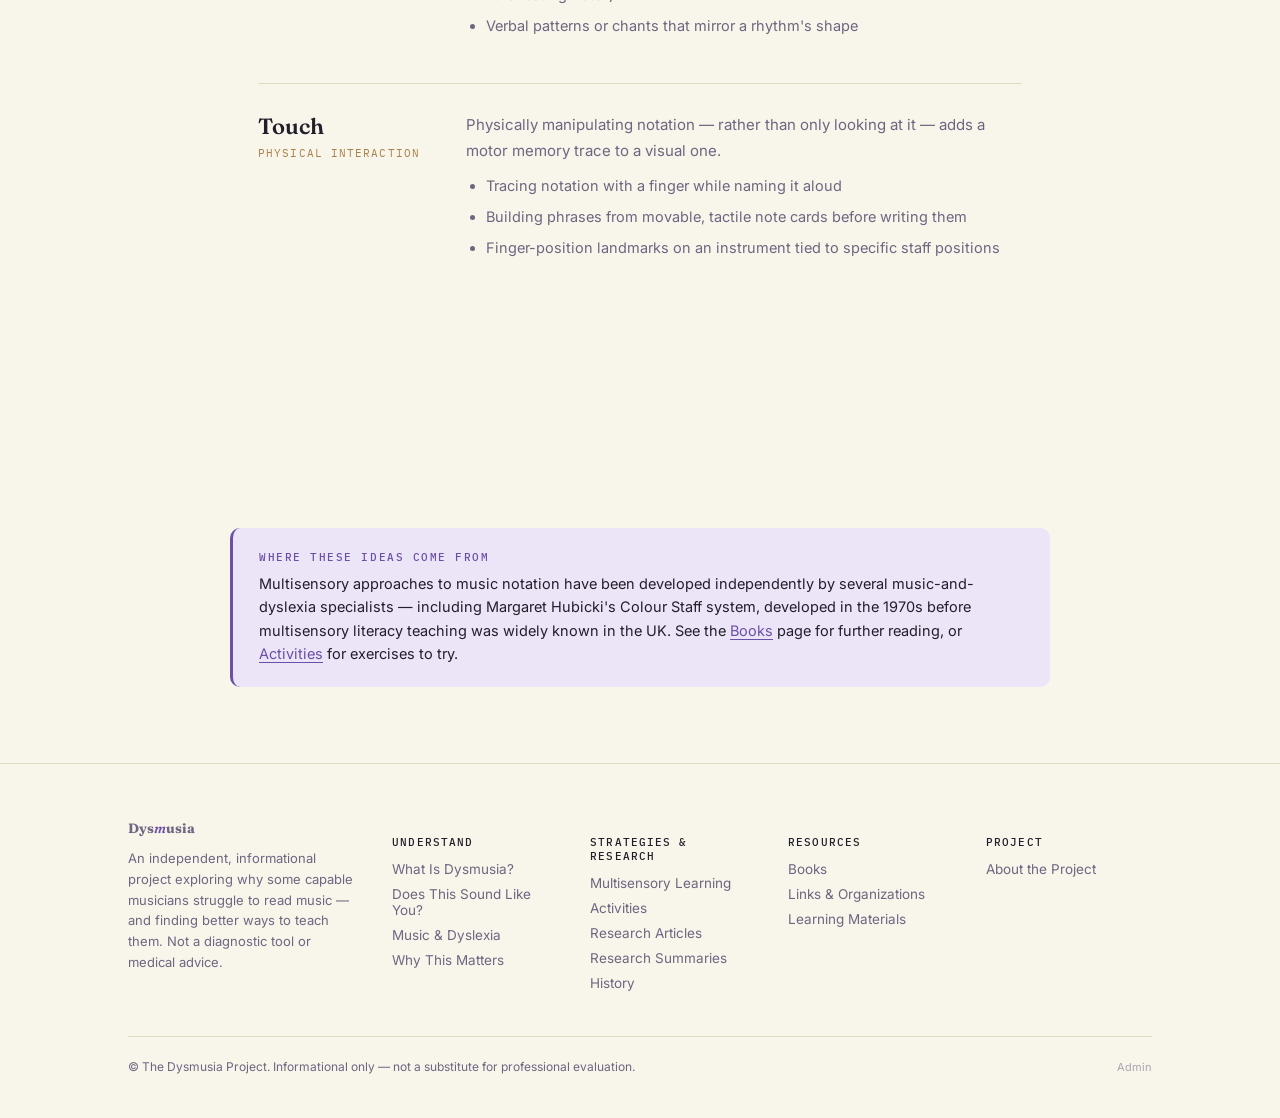
<file: pages/multisensory-learning.html>
<!DOCTYPE html>
<html lang="en">
<head>
<meta charset="UTF-8">
<meta name="viewport" content="width=device-width, initial-scale=1.0">
<title>Multisensory Learning — The Dysmusia Project</title>
<meta name="description" content="Five sensory pathways for teaching music notation.">
<link rel="preconnect" href="https://fonts.googleapis.com">
<link rel="preconnect" href="https://fonts.gstatic.com" crossorigin>
<link href="https://fonts.googleapis.com/css2?family=Fraunces:ital,opsz,wght,SOFT,WONK@0,9..144,300..900,0..100,0..1;1,9..144,300..900,0..100,0..1&family=Inter:wght@400;500;600;700&family=IBM+Plex+Mono:wght@400;500&display=swap" rel="stylesheet">
<link rel="stylesheet" href="../style.css">
</head>
<body>
<nav class="site-nav">
  <div class="wrap">
    <a href="../index.html" class="logo">Dys<span class="glitch-letter">m</span>usia</a>
    <div class="navlinks">
      <div class="navgroup">
        <button type="button">Understand <svg viewBox="0 0 10 6"><path d="M1 1l4 4 4-4" stroke="currentColor" fill="none" stroke-width="1.4"/></svg></button>
        <div class="dropdown">
          <a href="what-is-dysmusia.html">What Is Dysmusia?<span class="sub">The core definition</span></a>
          <a href="sound-like-you.html">Does This Sound Like You?<span class="sub">A recognition page</span></a>
          <a href="music-and-dyslexia.html">Music &amp; Dyslexia<span class="sub">Where they overlap</span></a>
          <a href="why-this-matters.html">Why This Matters<span class="sub">The cost of misreading it</span></a>
        </div>
      </div>
      <div class="navgroup">
        <button type="button">Strategies <svg viewBox="0 0 10 6"><path d="M1 1l4 4 4-4" stroke="currentColor" fill="none" stroke-width="1.4"/></svg></button>
        <div class="dropdown">
          <a href="multisensory-learning.html">Multisensory Learning<span class="sub">The five pathways</span></a>
          <a href="activities.html">Multisensory Activities<span class="sub">Things to actually try</span></a>
        </div>
      </div>
      <div class="navgroup">
        <button type="button">Research <svg viewBox="0 0 10 6"><path d="M1 1l4 4 4-4" stroke="currentColor" fill="none" stroke-width="1.4"/></svg></button>
        <div class="dropdown">
          <a href="research.html">Research Articles<span class="sub">The primary literature</span></a>
          <a href="research-summaries.html">Research Summaries<span class="sub">Plain-language breakdowns</span></a>
          <a href="history.html">History<span class="sub">How the field got here</span></a>
        </div>
      </div>
      <div class="navgroup">
        <button type="button">Resources <svg viewBox="0 0 10 6"><path d="M1 1l4 4 4-4" stroke="currentColor" fill="none" stroke-width="1.4"/></svg></button>
        <div class="dropdown">
          <a href="books.html">Books<span class="sub">An annotated library</span></a>
          <a href="links.html">Links &amp; Organizations<span class="sub">Where to go for help</span></a>
          <a href="shop.html">Learning Materials<span class="sub">Multisensory tools</span></a>
        </div>
      </div>
      <a href="about.html">About</a>
    </div>
    <div class="nav-cta">
      <button class="mobile-toggle" aria-label="Menu">☰</button>
    </div>
  </div>
</nav>

<div class="page-hero">
  <div class="wrap">
    <p class="crumb"><a href="../index.html">Home</a> / Strategies</p>
    <p class="eyebrow" data-key="multisensoryLearning.hero.eyebrow">Try strategies</p>
    <h1 data-key="multisensoryLearning.hero.heading">Multisensory Learning</h1>
    <p class="dek" data-key="multisensoryLearning.hero.dek">When reading notation in isolation doesn't work, routing the same information through other senses often does.</p>
  </div>
</div>
<section>
  <div class="wrap prose" style="max-width:820px;">
    <p data-key="multisensoryLearning.intro">Multisensory instruction is well established for language-based dyslexia — approaches like Orton-Gillingham are built entirely around it. The same logic applies to music: instead of relying on sight-reading alone, these approaches route the same musical information through color, movement, sound, story, and touch, giving the brain more than one path to the same meaning.</p>

    <div class="sense-block">
      <div><span class="sense-label" data-key="multisensoryLearning.senses.0.label">Color</span><span class="sense-tag" data-key="multisensoryLearning.senses.0.tag">Visual pattern</span></div>
      <div>
        <p style="font-size:15px; margin-bottom:10px;" data-key="multisensoryLearning.senses.0.body">Assigning a consistent color to each note name or string turns an abstract symbol into a visual pattern the eye can catch quickly.</p>
        <ul><li data-key="multisensoryLearning.senses.0.items.0">Color-coded strings or keys matched to color-coded noteheads</li><li data-key="multisensoryLearning.senses.0.items.1">A "Colour Staff" system, where lines and spaces are tinted rather than plain black</li><li data-key="multisensoryLearning.senses.0.items.2">Highlighting repeating visual landmarks (the same measure, the same interval shape) in a consistent color</li></ul>
      </div>
    </div>
    <div class="sense-block">
      <div><span class="sense-label" data-key="multisensoryLearning.senses.1.label">Movement</span><span class="sense-tag" data-key="multisensoryLearning.senses.1.tag">Body mapping</span></div>
      <div>
        <p style="font-size:15px; margin-bottom:10px;" data-key="multisensoryLearning.senses.1.body">Mapping pitch or rhythm onto the body or a physical space turns an abstract relationship into something felt.</p>
        <ul><li data-key="multisensoryLearning.senses.1.items.0">A floor staff large enough to walk on, stepping "up" and "down" as pitch rises and falls</li><li data-key="multisensoryLearning.senses.1.items.1">Conducting or clapping patterns that mirror note duration before ever reading it</li><li data-key="multisensoryLearning.senses.1.items.2">Hand-signing pitch height (a system borrowed from Kodály-style teaching) alongside the printed note</li></ul>
      </div>
    </div>
    <div class="sense-block">
      <div><span class="sense-label" data-key="multisensoryLearning.senses.2.label">Sound</span><span class="sense-tag" data-key="multisensoryLearning.senses.2.tag">Listening first</span></div>
      <div>
        <p style="font-size:15px; margin-bottom:10px;" data-key="multisensoryLearning.senses.2.body">Hearing a passage before reading it gives the ear a target to match the page against, instead of decoding cold.</p>
        <ul><li data-key="multisensoryLearning.senses.2.items.0">Listening to a short phrase on repeat before attempting to read it</li><li data-key="multisensoryLearning.senses.2.items.1">Singing a line by ear, then locating it on the staff afterward</li><li data-key="multisensoryLearning.senses.2.items.2">Call-and-response rhythm games that build a felt sense of timing before notation is introduced</li></ul>
      </div>
    </div>
    <div class="sense-block">
      <div><span class="sense-label" data-key="multisensoryLearning.senses.3.label">Story</span><span class="sense-tag" data-key="multisensoryLearning.senses.3.tag">Imagination &amp; narrative</span></div>
      <div>
        <p style="font-size:15px; margin-bottom:10px;" data-key="multisensoryLearning.senses.3.body">Attaching a short story or image to a musical pattern gives working memory something more durable to hold onto than an abstract symbol.</p>
        <ul><li data-key="multisensoryLearning.senses.3.items.0">Mnemonic phrases for line and space note names</li><li data-key="multisensoryLearning.senses.3.items.1">Character-based stories for recurring rhythmic patterns ("the running notes," "the resting note")</li><li data-key="multisensoryLearning.senses.3.items.2">Verbal patterns or chants that mirror a rhythm's shape</li></ul>
      </div>
    </div>
    <div class="sense-block">
      <div><span class="sense-label" data-key="multisensoryLearning.senses.4.label">Touch</span><span class="sense-tag" data-key="multisensoryLearning.senses.4.tag">Physical interaction</span></div>
      <div>
        <p style="font-size:15px; margin-bottom:10px;" data-key="multisensoryLearning.senses.4.body">Physically manipulating notation — rather than only looking at it — adds a motor memory trace to a visual one.</p>
        <ul><li data-key="multisensoryLearning.senses.4.items.0">Tracing notation with a finger while naming it aloud</li><li data-key="multisensoryLearning.senses.4.items.1">Building phrases from movable, tactile note cards before writing them</li><li data-key="multisensoryLearning.senses.4.items.2">Finger-position landmarks on an instrument tied to specific staff positions</li></ul>
      </div>
    </div>
  </div>
</section>
<section>
  <div class="wrap">
    <div class="callout" style="max-width:820px;">
      <span class="eyebrow">Where these ideas come from</span>
      <p>Multisensory approaches to music notation have been developed independently by several music-and-dyslexia specialists — including Margaret Hubicki's Colour Staff system, developed in the 1970s before multisensory literacy teaching was widely known in the UK. See the <a href="books.html" style="color:var(--purple); text-decoration:none; border-bottom:1px solid var(--purple);">Books</a> page for further reading, or <a href="activities.html" style="color:var(--purple); text-decoration:none; border-bottom:1px solid var(--purple);">Activities</a> for exercises to try.</p>
    </div>
  </div>
</section>
<footer>
  <div class="wrap">
    <div class="footer-grid">
      <div class="footer-col">
        <a href="../index.html" class="logo" style="margin-bottom:12px; display:flex;">Dys<span class="glitch-letter">m</span>usia</a>
        <p>An independent, informational project exploring why some capable musicians struggle to read music — and finding better ways to teach them. Not a diagnostic tool or medical advice.</p>
      </div>
      <div class="footer-col">
        <h4>Understand</h4>
        <a href="what-is-dysmusia.html">What Is Dysmusia?</a>
        <a href="sound-like-you.html">Does This Sound Like You?</a>
        <a href="music-and-dyslexia.html">Music &amp; Dyslexia</a>
        <a href="why-this-matters.html">Why This Matters</a>
      </div>
      <div class="footer-col">
        <h4>Strategies &amp; Research</h4>
        <a href="multisensory-learning.html">Multisensory Learning</a>
        <a href="activities.html">Activities</a>
        <a href="research.html">Research Articles</a>
        <a href="research-summaries.html">Research Summaries</a>
        <a href="history.html">History</a>
      </div>
      <div class="footer-col">
        <h4>Resources</h4>
        <a href="books.html">Books</a>
        <a href="links.html">Links &amp; Organizations</a>
        <a href="shop.html">Learning Materials</a>
      </div>
      <div class="footer-col">
        <h4>Project</h4>
        <a href="about.html">About the Project</a>
      </div>
    </div>
    <div class="footer-bottom">
      <p>© The Dysmusia Project. Informational only — not a substitute for professional evaluation.</p>
      <a href="../admin.html" class="footer-admin-link">Admin</a>
    </div>
  </div>
</footer>
<script src="../site.js"></script>
<script src="../content-loader.js"></script>
</body>
</html>
</file>
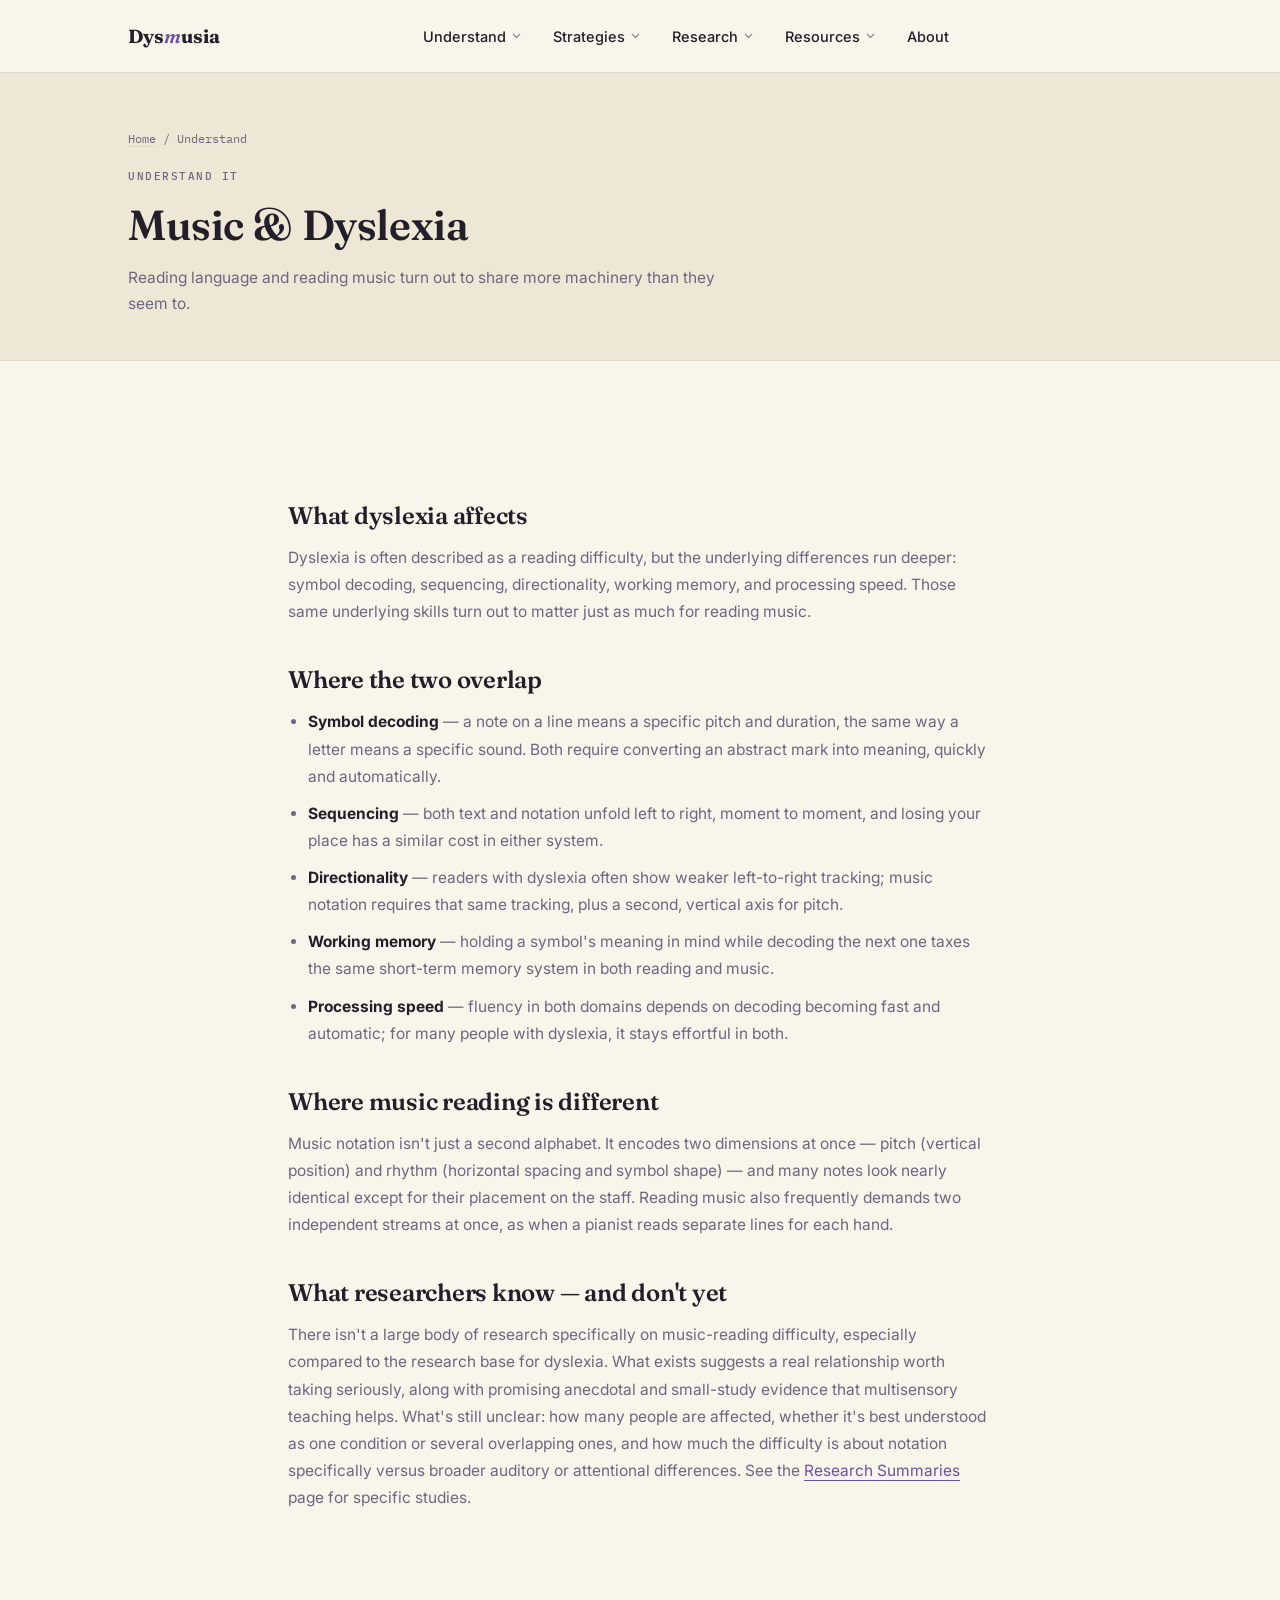
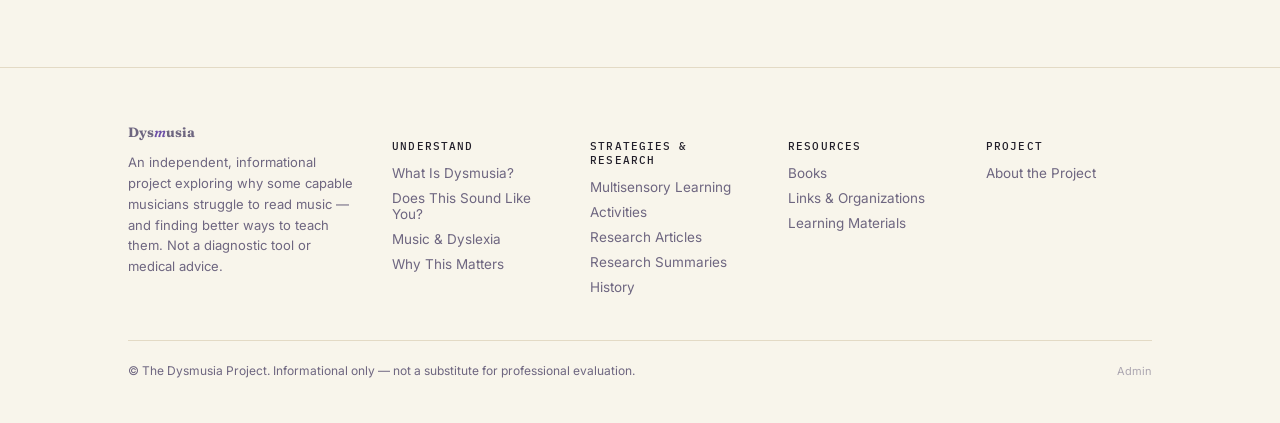
<file: pages/music-and-dyslexia.html>
<!DOCTYPE html>
<html lang="en">
<head>
<meta charset="UTF-8">
<meta name="viewport" content="width=device-width, initial-scale=1.0">
<title>Music & Dyslexia — The Dysmusia Project</title>
<meta name="description" content="How dyslexia and music-reading difficulty overlap, and where they differ.">
<link rel="preconnect" href="https://fonts.googleapis.com">
<link rel="preconnect" href="https://fonts.gstatic.com" crossorigin>
<link href="https://fonts.googleapis.com/css2?family=Fraunces:ital,opsz,wght,SOFT,WONK@0,9..144,300..900,0..100,0..1;1,9..144,300..900,0..100,0..1&family=Inter:wght@400;500;600;700&family=IBM+Plex+Mono:wght@400;500&display=swap" rel="stylesheet">
<link rel="stylesheet" href="../style.css">
</head>
<body>
<nav class="site-nav">
  <div class="wrap">
    <a href="../index.html" class="logo">Dys<span class="glitch-letter">m</span>usia</a>
    <div class="navlinks">
      <div class="navgroup">
        <button type="button">Understand <svg viewBox="0 0 10 6"><path d="M1 1l4 4 4-4" stroke="currentColor" fill="none" stroke-width="1.4"/></svg></button>
        <div class="dropdown">
          <a href="what-is-dysmusia.html">What Is Dysmusia?<span class="sub">The core definition</span></a>
          <a href="sound-like-you.html">Does This Sound Like You?<span class="sub">A recognition page</span></a>
          <a href="music-and-dyslexia.html">Music &amp; Dyslexia<span class="sub">Where they overlap</span></a>
          <a href="why-this-matters.html">Why This Matters<span class="sub">The cost of misreading it</span></a>
        </div>
      </div>
      <div class="navgroup">
        <button type="button">Strategies <svg viewBox="0 0 10 6"><path d="M1 1l4 4 4-4" stroke="currentColor" fill="none" stroke-width="1.4"/></svg></button>
        <div class="dropdown">
          <a href="multisensory-learning.html">Multisensory Learning<span class="sub">The five pathways</span></a>
          <a href="activities.html">Multisensory Activities<span class="sub">Things to actually try</span></a>
        </div>
      </div>
      <div class="navgroup">
        <button type="button">Research <svg viewBox="0 0 10 6"><path d="M1 1l4 4 4-4" stroke="currentColor" fill="none" stroke-width="1.4"/></svg></button>
        <div class="dropdown">
          <a href="research.html">Research Articles<span class="sub">The primary literature</span></a>
          <a href="research-summaries.html">Research Summaries<span class="sub">Plain-language breakdowns</span></a>
          <a href="history.html">History<span class="sub">How the field got here</span></a>
        </div>
      </div>
      <div class="navgroup">
        <button type="button">Resources <svg viewBox="0 0 10 6"><path d="M1 1l4 4 4-4" stroke="currentColor" fill="none" stroke-width="1.4"/></svg></button>
        <div class="dropdown">
          <a href="books.html">Books<span class="sub">An annotated library</span></a>
          <a href="links.html">Links &amp; Organizations<span class="sub">Where to go for help</span></a>
          <a href="shop.html">Learning Materials<span class="sub">Multisensory tools</span></a>
        </div>
      </div>
      <a href="about.html">About</a>
    </div>
    <div class="nav-cta">
      <button class="mobile-toggle" aria-label="Menu">☰</button>
    </div>
  </div>
</nav>

<div class="page-hero">
  <div class="wrap">
    <p class="crumb"><a href="../index.html">Home</a> / Understand</p>
    <p class="eyebrow">Understand it</p>
    <h1>Music &amp; Dyslexia</h1>
    <p class="dek">Reading language and reading music turn out to share more machinery than they seem to.</p>
  </div>
</div>
<section>
  <div class="wrap prose">
    <h2>What dyslexia affects</h2>
    <p>Dyslexia is often described as a reading difficulty, but the underlying differences run deeper: symbol decoding, sequencing, directionality, working memory, and processing speed. Those same underlying skills turn out to matter just as much for reading music.</p>

    <h2>Where the two overlap</h2>
    <ul>
      <li><strong>Symbol decoding</strong> — a note on a line means a specific pitch and duration, the same way a letter means a specific sound. Both require converting an abstract mark into meaning, quickly and automatically.</li>
      <li><strong>Sequencing</strong> — both text and notation unfold left to right, moment to moment, and losing your place has a similar cost in either system.</li>
      <li><strong>Directionality</strong> — readers with dyslexia often show weaker left-to-right tracking; music notation requires that same tracking, plus a second, vertical axis for pitch.</li>
      <li><strong>Working memory</strong> — holding a symbol's meaning in mind while decoding the next one taxes the same short-term memory system in both reading and music.</li>
      <li><strong>Processing speed</strong> — fluency in both domains depends on decoding becoming fast and automatic; for many people with dyslexia, it stays effortful in both.</li>
    </ul>

    <h2>Where music reading is different</h2>
    <p>Music notation isn't just a second alphabet. It encodes two dimensions at once — pitch (vertical position) and rhythm (horizontal spacing and symbol shape) — and many notes look nearly identical except for their placement on the staff. Reading music also frequently demands two independent streams at once, as when a pianist reads separate lines for each hand.</p>

    <h2>What researchers know — and don't yet</h2>
    <p>There isn't a large body of research specifically on music-reading difficulty, especially compared to the research base for dyslexia. What exists suggests a real relationship worth taking seriously, along with promising anecdotal and small-study evidence that multisensory teaching helps. What's still unclear: how many people are affected, whether it's best understood as one condition or several overlapping ones, and how much the difficulty is about notation specifically versus broader auditory or attentional differences. See the <a href="research-summaries.html" style="color:var(--purple); text-decoration:none; border-bottom:1px solid var(--purple);">Research Summaries</a> page for specific studies.</p>
  </div>
</section>
<footer>
  <div class="wrap">
    <div class="footer-grid">
      <div class="footer-col">
        <a href="../index.html" class="logo" style="margin-bottom:12px; display:flex;">Dys<span class="glitch-letter">m</span>usia</a>
        <p>An independent, informational project exploring why some capable musicians struggle to read music — and finding better ways to teach them. Not a diagnostic tool or medical advice.</p>
      </div>
      <div class="footer-col">
        <h4>Understand</h4>
        <a href="what-is-dysmusia.html">What Is Dysmusia?</a>
        <a href="sound-like-you.html">Does This Sound Like You?</a>
        <a href="music-and-dyslexia.html">Music &amp; Dyslexia</a>
        <a href="why-this-matters.html">Why This Matters</a>
      </div>
      <div class="footer-col">
        <h4>Strategies &amp; Research</h4>
        <a href="multisensory-learning.html">Multisensory Learning</a>
        <a href="activities.html">Activities</a>
        <a href="research.html">Research Articles</a>
        <a href="research-summaries.html">Research Summaries</a>
        <a href="history.html">History</a>
      </div>
      <div class="footer-col">
        <h4>Resources</h4>
        <a href="books.html">Books</a>
        <a href="links.html">Links &amp; Organizations</a>
        <a href="shop.html">Learning Materials</a>
      </div>
      <div class="footer-col">
        <h4>Project</h4>
        <a href="about.html">About the Project</a>
      </div>
    </div>
    <div class="footer-bottom">
      <p>© The Dysmusia Project. Informational only — not a substitute for professional evaluation.</p>
      <a href="../admin.html" class="footer-admin-link">Admin</a>
    </div>
  </div>
</footer>
<script src="../site.js"></script>
</body>
</html>
</file>
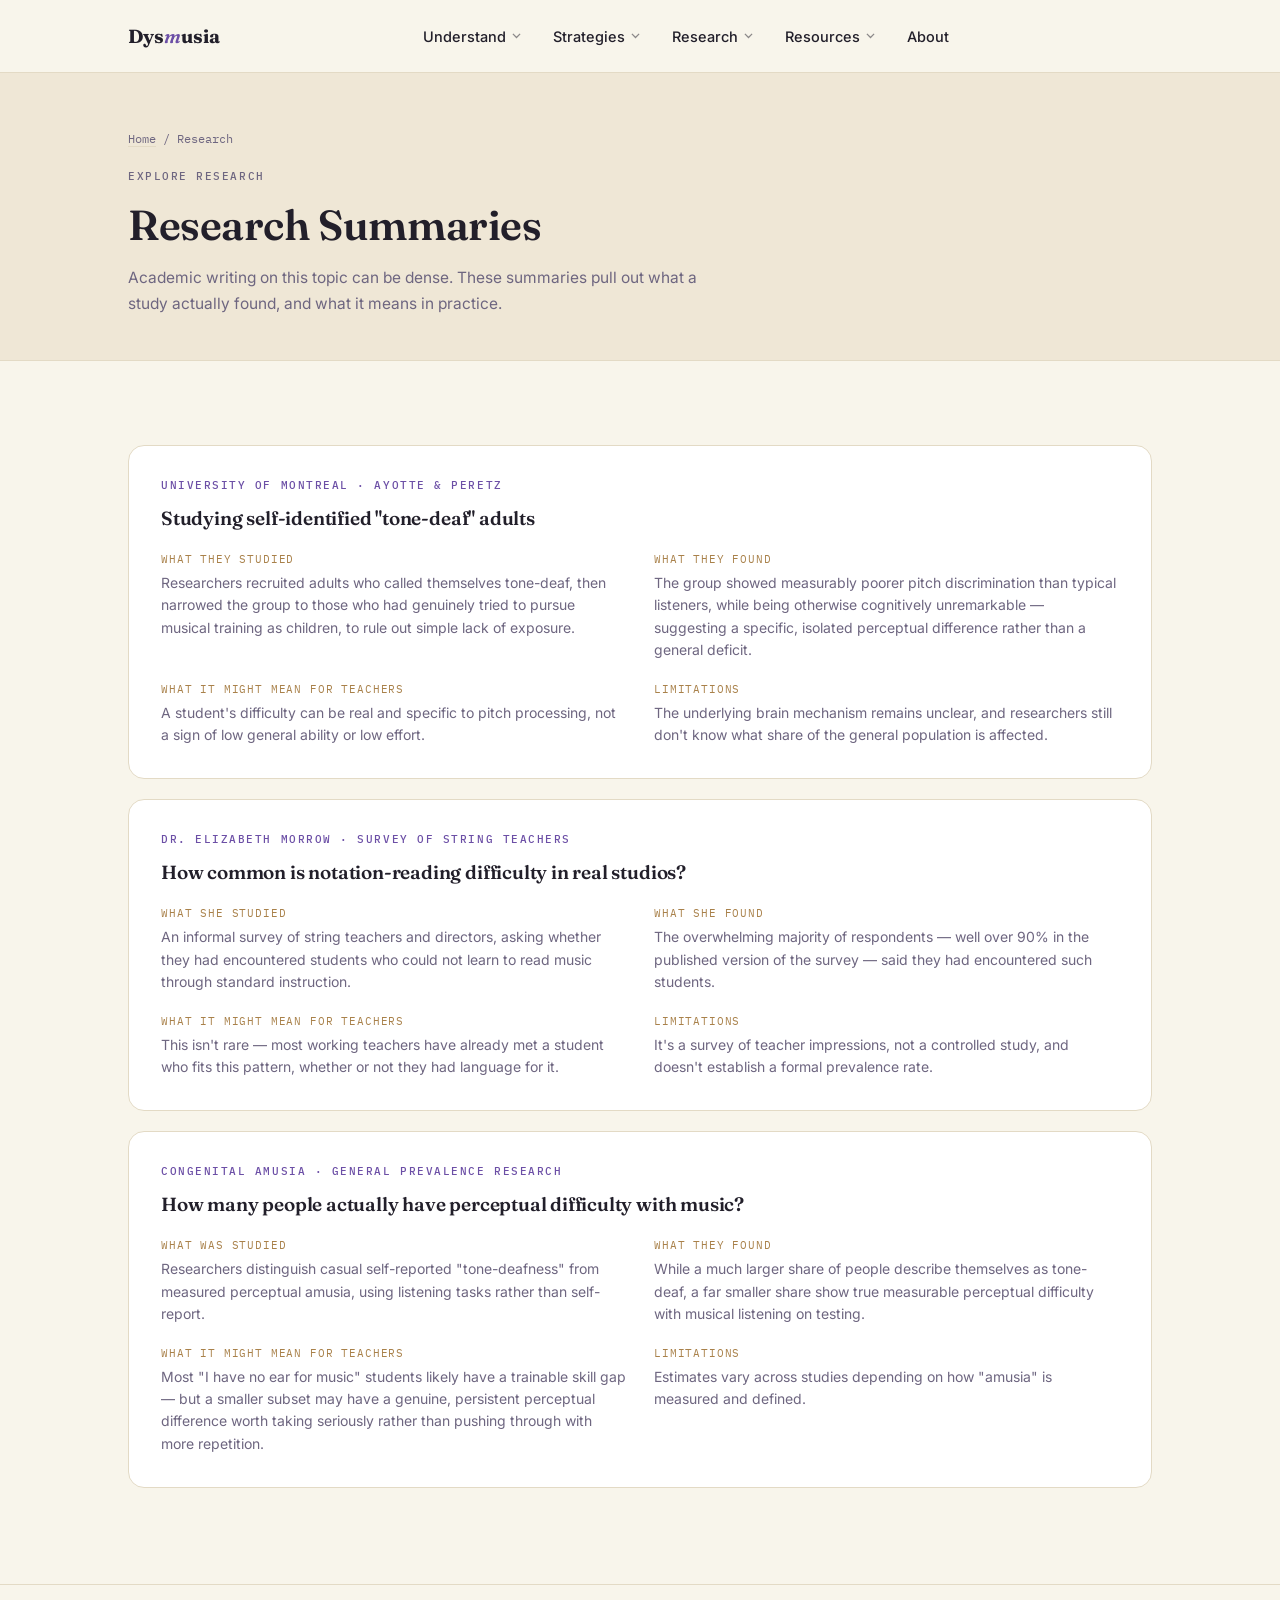
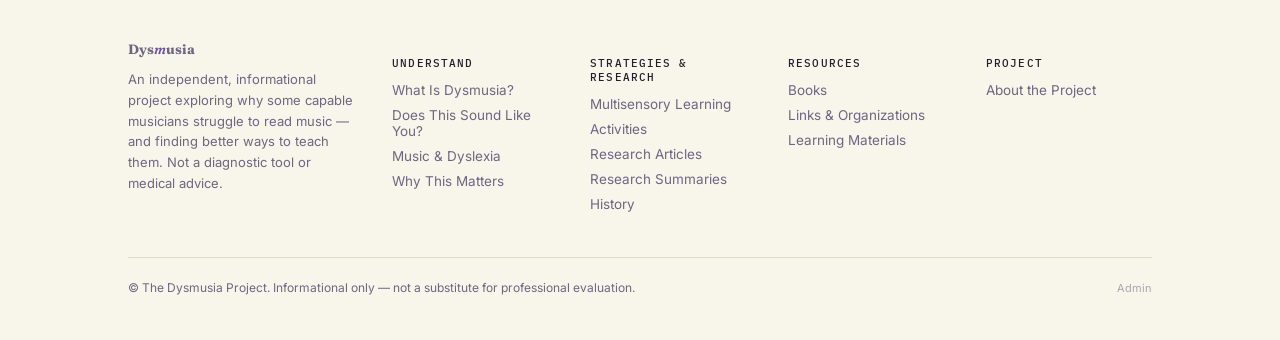
<file: pages/research-summaries.html>
<!DOCTYPE html>
<html lang="en">
<head>
<meta charset="UTF-8">
<meta name="viewport" content="width=device-width, initial-scale=1.0">
<title>Research Summaries — The Dysmusia Project</title>
<meta name="description" content="Plain-language breakdowns of key studies on dysmusia and amusia.">
<link rel="preconnect" href="https://fonts.googleapis.com">
<link rel="preconnect" href="https://fonts.gstatic.com" crossorigin>
<link href="https://fonts.googleapis.com/css2?family=Fraunces:ital,opsz,wght,SOFT,WONK@0,9..144,300..900,0..100,0..1;1,9..144,300..900,0..100,0..1&family=Inter:wght@400;500;600;700&family=IBM+Plex+Mono:wght@400;500&display=swap" rel="stylesheet">
<link rel="stylesheet" href="../style.css">
</head>
<body>
<nav class="site-nav">
  <div class="wrap">
    <a href="../index.html" class="logo">Dys<span class="glitch-letter">m</span>usia</a>
    <div class="navlinks">
      <div class="navgroup">
        <button type="button">Understand <svg viewBox="0 0 10 6"><path d="M1 1l4 4 4-4" stroke="currentColor" fill="none" stroke-width="1.4"/></svg></button>
        <div class="dropdown">
          <a href="what-is-dysmusia.html">What Is Dysmusia?<span class="sub">The core definition</span></a>
          <a href="sound-like-you.html">Does This Sound Like You?<span class="sub">A recognition page</span></a>
          <a href="music-and-dyslexia.html">Music &amp; Dyslexia<span class="sub">Where they overlap</span></a>
          <a href="why-this-matters.html">Why This Matters<span class="sub">The cost of misreading it</span></a>
        </div>
      </div>
      <div class="navgroup">
        <button type="button">Strategies <svg viewBox="0 0 10 6"><path d="M1 1l4 4 4-4" stroke="currentColor" fill="none" stroke-width="1.4"/></svg></button>
        <div class="dropdown">
          <a href="multisensory-learning.html">Multisensory Learning<span class="sub">The five pathways</span></a>
          <a href="activities.html">Multisensory Activities<span class="sub">Things to actually try</span></a>
        </div>
      </div>
      <div class="navgroup">
        <button type="button">Research <svg viewBox="0 0 10 6"><path d="M1 1l4 4 4-4" stroke="currentColor" fill="none" stroke-width="1.4"/></svg></button>
        <div class="dropdown">
          <a href="research.html">Research Articles<span class="sub">The primary literature</span></a>
          <a href="research-summaries.html">Research Summaries<span class="sub">Plain-language breakdowns</span></a>
          <a href="history.html">History<span class="sub">How the field got here</span></a>
        </div>
      </div>
      <div class="navgroup">
        <button type="button">Resources <svg viewBox="0 0 10 6"><path d="M1 1l4 4 4-4" stroke="currentColor" fill="none" stroke-width="1.4"/></svg></button>
        <div class="dropdown">
          <a href="books.html">Books<span class="sub">An annotated library</span></a>
          <a href="links.html">Links &amp; Organizations<span class="sub">Where to go for help</span></a>
          <a href="shop.html">Learning Materials<span class="sub">Multisensory tools</span></a>
        </div>
      </div>
      <a href="about.html">About</a>
    </div>
    <div class="nav-cta">
      <button class="mobile-toggle" aria-label="Menu">☰</button>
    </div>
  </div>
</nav>

<div class="page-hero">
  <div class="wrap">
    <p class="crumb"><a href="../index.html">Home</a> / Research</p>
    <p class="eyebrow">Explore research</p>
    <h1>Research Summaries</h1>
    <p class="dek">Academic writing on this topic can be dense. These summaries pull out what a study actually found, and what it means in practice.</p>
  </div>
</div>
<section>
  <div class="wrap">

    <div class="study-card">
      <span class="eyebrow">University of Montreal · Ayotte &amp; Peretz</span>
      <h3>Studying self-identified "tone-deaf" adults</h3>
      <div class="study-grid">
        <div class="study-block"><span class="label">What they studied</span><p>Researchers recruited adults who called themselves tone-deaf, then narrowed the group to those who had genuinely tried to pursue musical training as children, to rule out simple lack of exposure.</p></div>
        <div class="study-block"><span class="label">What they found</span><p>The group showed measurably poorer pitch discrimination than typical listeners, while being otherwise cognitively unremarkable — suggesting a specific, isolated perceptual difference rather than a general deficit.</p></div>
        <div class="study-block"><span class="label">What it might mean for teachers</span><p>A student's difficulty can be real and specific to pitch processing, not a sign of low general ability or low effort.</p></div>
        <div class="study-block"><span class="label">Limitations</span><p>The underlying brain mechanism remains unclear, and researchers still don't know what share of the general population is affected.</p></div>
      </div>
    </div>

    <div class="study-card">
      <span class="eyebrow">Dr. Elizabeth Morrow · Survey of string teachers</span>
      <h3>How common is notation-reading difficulty in real studios?</h3>
      <div class="study-grid">
        <div class="study-block"><span class="label">What she studied</span><p>An informal survey of string teachers and directors, asking whether they had encountered students who could not learn to read music through standard instruction.</p></div>
        <div class="study-block"><span class="label">What she found</span><p>The overwhelming majority of respondents — well over 90% in the published version of the survey — said they had encountered such students.</p></div>
        <div class="study-block"><span class="label">What it might mean for teachers</span><p>This isn't rare — most working teachers have already met a student who fits this pattern, whether or not they had language for it.</p></div>
        <div class="study-block"><span class="label">Limitations</span><p>It's a survey of teacher impressions, not a controlled study, and doesn't establish a formal prevalence rate.</p></div>
      </div>
    </div>

    <div class="study-card">
      <span class="eyebrow">Congenital amusia · general prevalence research</span>
      <h3>How many people actually have perceptual difficulty with music?</h3>
      <div class="study-grid">
        <div class="study-block"><span class="label">What was studied</span><p>Researchers distinguish casual self-reported "tone-deafness" from measured perceptual amusia, using listening tasks rather than self-report.</p></div>
        <div class="study-block"><span class="label">What they found</span><p>While a much larger share of people describe themselves as tone-deaf, a far smaller share show true measurable perceptual difficulty with musical listening on testing.</p></div>
        <div class="study-block"><span class="label">What it might mean for teachers</span><p>Most "I have no ear for music" students likely have a trainable skill gap — but a smaller subset may have a genuine, persistent perceptual difference worth taking seriously rather than pushing through with more repetition.</p></div>
        <div class="study-block"><span class="label">Limitations</span><p>Estimates vary across studies depending on how "amusia" is measured and defined.</p></div>
      </div>
    </div>

  </div>
</section>
<footer>
  <div class="wrap">
    <div class="footer-grid">
      <div class="footer-col">
        <a href="../index.html" class="logo" style="margin-bottom:12px; display:flex;">Dys<span class="glitch-letter">m</span>usia</a>
        <p>An independent, informational project exploring why some capable musicians struggle to read music — and finding better ways to teach them. Not a diagnostic tool or medical advice.</p>
      </div>
      <div class="footer-col">
        <h4>Understand</h4>
        <a href="what-is-dysmusia.html">What Is Dysmusia?</a>
        <a href="sound-like-you.html">Does This Sound Like You?</a>
        <a href="music-and-dyslexia.html">Music &amp; Dyslexia</a>
        <a href="why-this-matters.html">Why This Matters</a>
      </div>
      <div class="footer-col">
        <h4>Strategies &amp; Research</h4>
        <a href="multisensory-learning.html">Multisensory Learning</a>
        <a href="activities.html">Activities</a>
        <a href="research.html">Research Articles</a>
        <a href="research-summaries.html">Research Summaries</a>
        <a href="history.html">History</a>
      </div>
      <div class="footer-col">
        <h4>Resources</h4>
        <a href="books.html">Books</a>
        <a href="links.html">Links &amp; Organizations</a>
        <a href="shop.html">Learning Materials</a>
      </div>
      <div class="footer-col">
        <h4>Project</h4>
        <a href="about.html">About the Project</a>
      </div>
    </div>
    <div class="footer-bottom">
      <p>© The Dysmusia Project. Informational only — not a substitute for professional evaluation.</p>
      <a href="../admin.html" class="footer-admin-link">Admin</a>
    </div>
  </div>
</footer>
<script src="../site.js"></script>
</body>
</html>
</file>
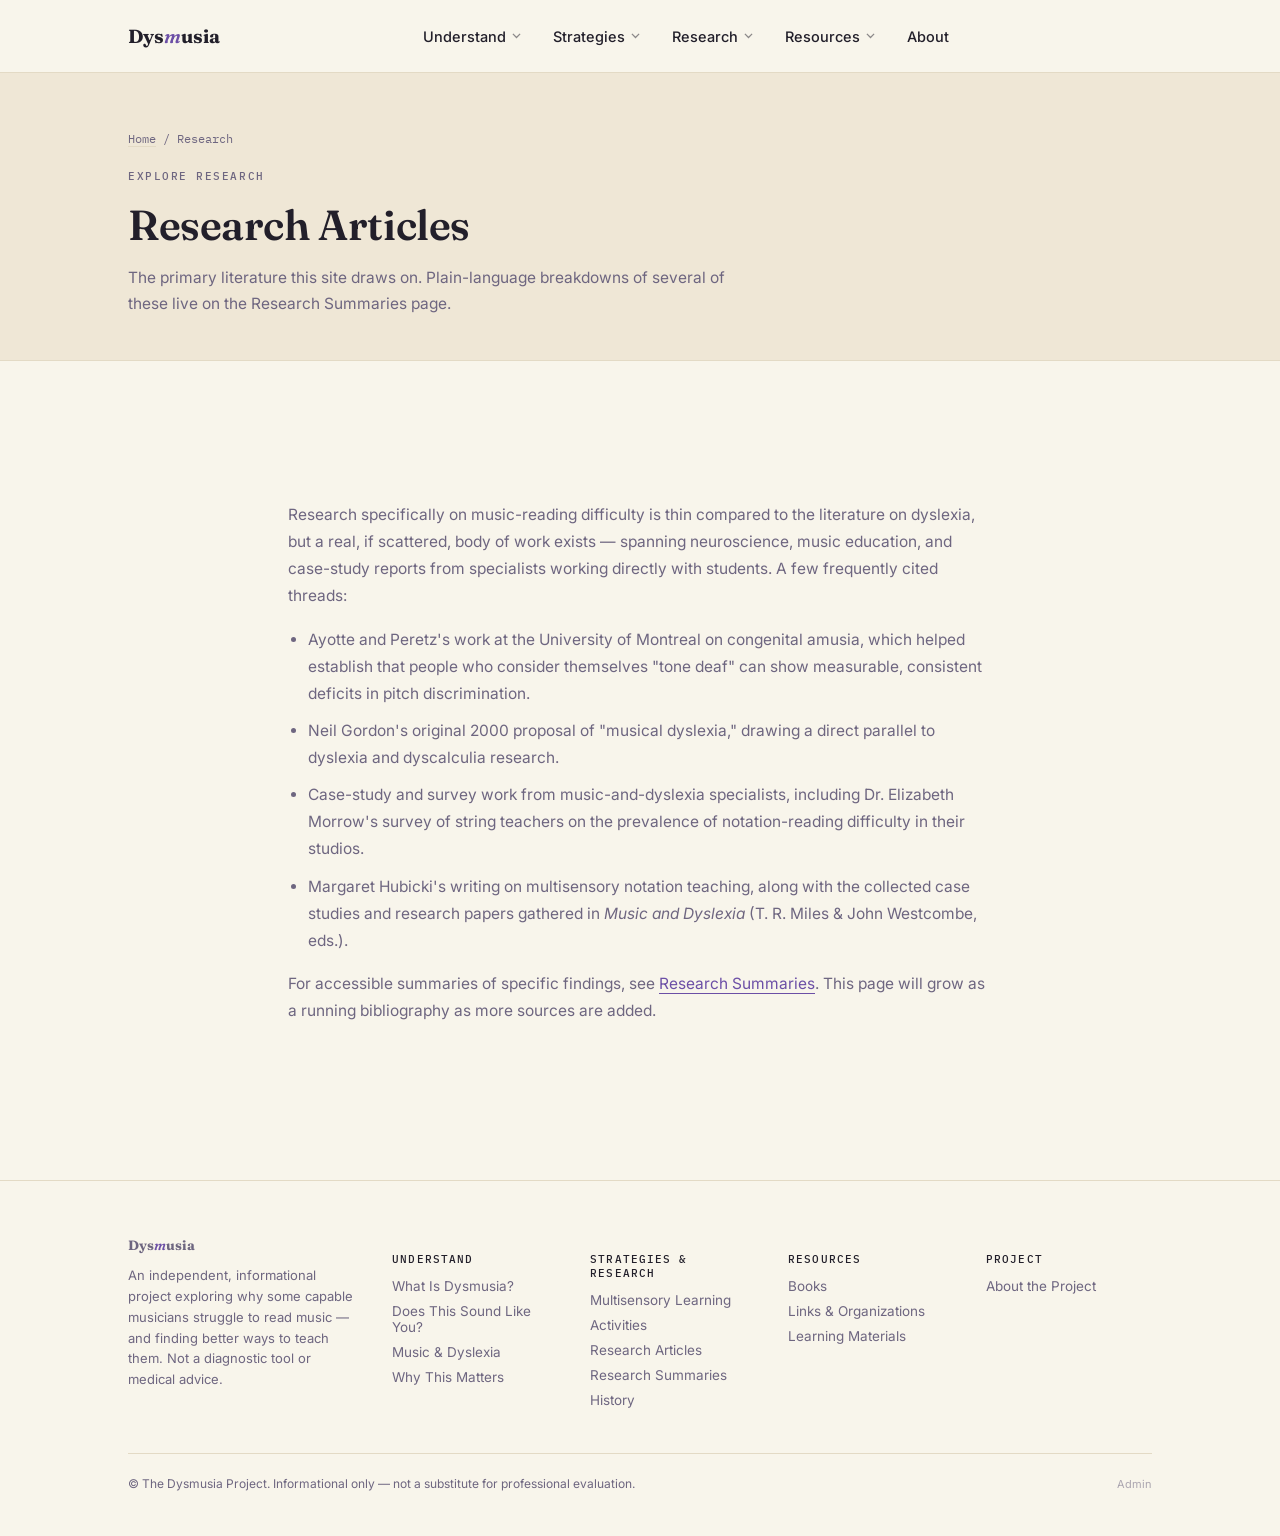
<file: pages/research.html>
<!DOCTYPE html>
<html lang="en">
<head>
<meta charset="UTF-8">
<meta name="viewport" content="width=device-width, initial-scale=1.0">
<title>Research Articles — The Dysmusia Project</title>
<meta name="description" content="The primary research literature on music-reading difficulty.">
<link rel="preconnect" href="https://fonts.googleapis.com">
<link rel="preconnect" href="https://fonts.gstatic.com" crossorigin>
<link href="https://fonts.googleapis.com/css2?family=Fraunces:ital,opsz,wght,SOFT,WONK@0,9..144,300..900,0..100,0..1;1,9..144,300..900,0..100,0..1&family=Inter:wght@400;500;600;700&family=IBM+Plex+Mono:wght@400;500&display=swap" rel="stylesheet">
<link rel="stylesheet" href="../style.css">
</head>
<body>
<nav class="site-nav">
  <div class="wrap">
    <a href="../index.html" class="logo">Dys<span class="glitch-letter">m</span>usia</a>
    <div class="navlinks">
      <div class="navgroup">
        <button type="button">Understand <svg viewBox="0 0 10 6"><path d="M1 1l4 4 4-4" stroke="currentColor" fill="none" stroke-width="1.4"/></svg></button>
        <div class="dropdown">
          <a href="what-is-dysmusia.html">What Is Dysmusia?<span class="sub">The core definition</span></a>
          <a href="sound-like-you.html">Does This Sound Like You?<span class="sub">A recognition page</span></a>
          <a href="music-and-dyslexia.html">Music &amp; Dyslexia<span class="sub">Where they overlap</span></a>
          <a href="why-this-matters.html">Why This Matters<span class="sub">The cost of misreading it</span></a>
        </div>
      </div>
      <div class="navgroup">
        <button type="button">Strategies <svg viewBox="0 0 10 6"><path d="M1 1l4 4 4-4" stroke="currentColor" fill="none" stroke-width="1.4"/></svg></button>
        <div class="dropdown">
          <a href="multisensory-learning.html">Multisensory Learning<span class="sub">The five pathways</span></a>
          <a href="activities.html">Multisensory Activities<span class="sub">Things to actually try</span></a>
        </div>
      </div>
      <div class="navgroup">
        <button type="button">Research <svg viewBox="0 0 10 6"><path d="M1 1l4 4 4-4" stroke="currentColor" fill="none" stroke-width="1.4"/></svg></button>
        <div class="dropdown">
          <a href="research.html">Research Articles<span class="sub">The primary literature</span></a>
          <a href="research-summaries.html">Research Summaries<span class="sub">Plain-language breakdowns</span></a>
          <a href="history.html">History<span class="sub">How the field got here</span></a>
        </div>
      </div>
      <div class="navgroup">
        <button type="button">Resources <svg viewBox="0 0 10 6"><path d="M1 1l4 4 4-4" stroke="currentColor" fill="none" stroke-width="1.4"/></svg></button>
        <div class="dropdown">
          <a href="books.html">Books<span class="sub">An annotated library</span></a>
          <a href="links.html">Links &amp; Organizations<span class="sub">Where to go for help</span></a>
          <a href="shop.html">Learning Materials<span class="sub">Multisensory tools</span></a>
        </div>
      </div>
      <a href="about.html">About</a>
    </div>
    <div class="nav-cta">
      <button class="mobile-toggle" aria-label="Menu">☰</button>
    </div>
  </div>
</nav>

<div class="page-hero">
  <div class="wrap">
    <p class="crumb"><a href="../index.html">Home</a> / Research</p>
    <p class="eyebrow">Explore research</p>
    <h1>Research Articles</h1>
    <p class="dek">The primary literature this site draws on. Plain-language breakdowns of several of these live on the Research Summaries page.</p>
  </div>
</div>
<section>
  <div class="wrap prose">
    <p>Research specifically on music-reading difficulty is thin compared to the literature on dyslexia, but a real, if scattered, body of work exists — spanning neuroscience, music education, and case-study reports from specialists working directly with students. A few frequently cited threads:</p>
    <ul>
      <li>Ayotte and Peretz's work at the University of Montreal on congenital amusia, which helped establish that people who consider themselves "tone deaf" can show measurable, consistent deficits in pitch discrimination.</li>
      <li>Neil Gordon's original 2000 proposal of "musical dyslexia," drawing a direct parallel to dyslexia and dyscalculia research.</li>
      <li>Case-study and survey work from music-and-dyslexia specialists, including Dr. Elizabeth Morrow's survey of string teachers on the prevalence of notation-reading difficulty in their studios.</li>
      <li>Margaret Hubicki's writing on multisensory notation teaching, along with the collected case studies and research papers gathered in <em>Music and Dyslexia</em> (T. R. Miles &amp; John Westcombe, eds.).</li>
    </ul>
    <p>For accessible summaries of specific findings, see <a href="research-summaries.html" style="color:var(--purple); text-decoration:none; border-bottom:1px solid var(--purple);">Research Summaries</a>. This page will grow as a running bibliography as more sources are added.</p>
  </div>
</section>
<footer>
  <div class="wrap">
    <div class="footer-grid">
      <div class="footer-col">
        <a href="../index.html" class="logo" style="margin-bottom:12px; display:flex;">Dys<span class="glitch-letter">m</span>usia</a>
        <p>An independent, informational project exploring why some capable musicians struggle to read music — and finding better ways to teach them. Not a diagnostic tool or medical advice.</p>
      </div>
      <div class="footer-col">
        <h4>Understand</h4>
        <a href="what-is-dysmusia.html">What Is Dysmusia?</a>
        <a href="sound-like-you.html">Does This Sound Like You?</a>
        <a href="music-and-dyslexia.html">Music &amp; Dyslexia</a>
        <a href="why-this-matters.html">Why This Matters</a>
      </div>
      <div class="footer-col">
        <h4>Strategies &amp; Research</h4>
        <a href="multisensory-learning.html">Multisensory Learning</a>
        <a href="activities.html">Activities</a>
        <a href="research.html">Research Articles</a>
        <a href="research-summaries.html">Research Summaries</a>
        <a href="history.html">History</a>
      </div>
      <div class="footer-col">
        <h4>Resources</h4>
        <a href="books.html">Books</a>
        <a href="links.html">Links &amp; Organizations</a>
        <a href="shop.html">Learning Materials</a>
      </div>
      <div class="footer-col">
        <h4>Project</h4>
        <a href="about.html">About the Project</a>
      </div>
    </div>
    <div class="footer-bottom">
      <p>© The Dysmusia Project. Informational only — not a substitute for professional evaluation.</p>
      <a href="../admin.html" class="footer-admin-link">Admin</a>
    </div>
  </div>
</footer>
<script src="../site.js"></script>
</body>
</html>
</file>
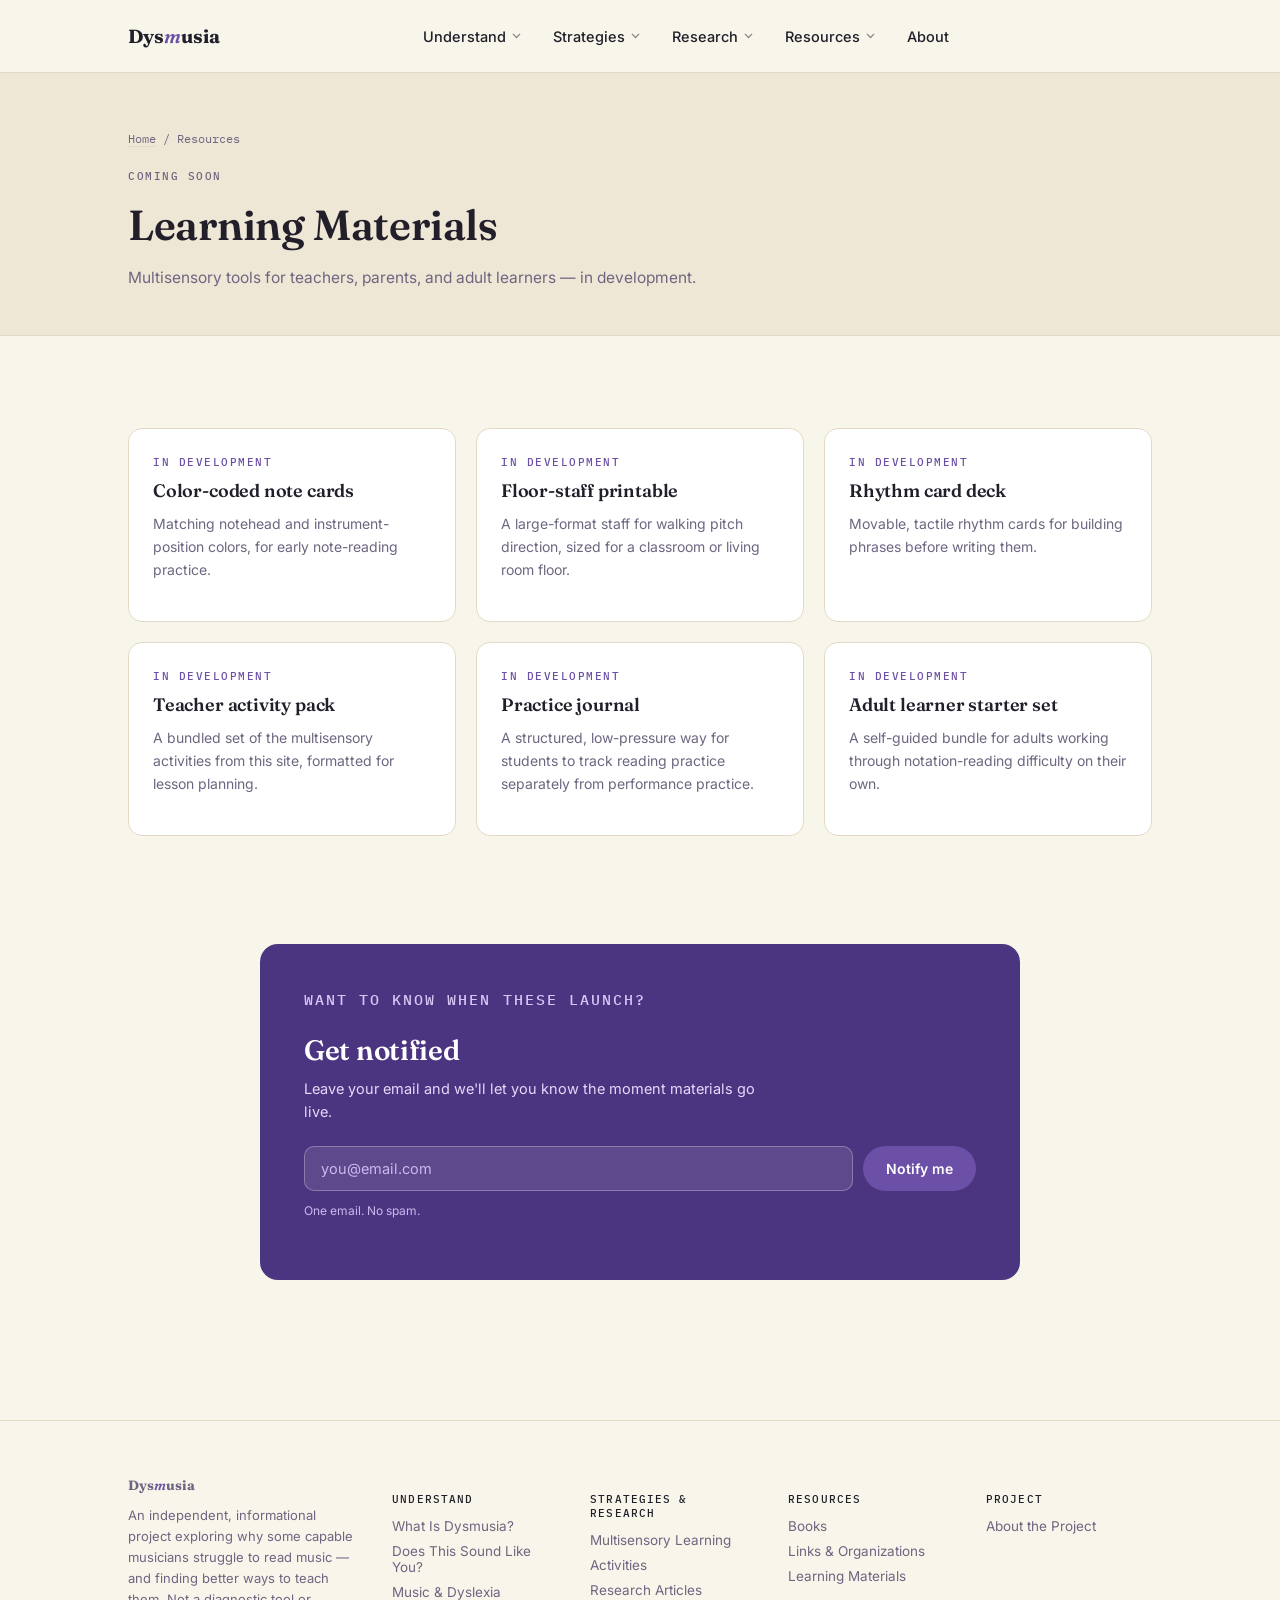
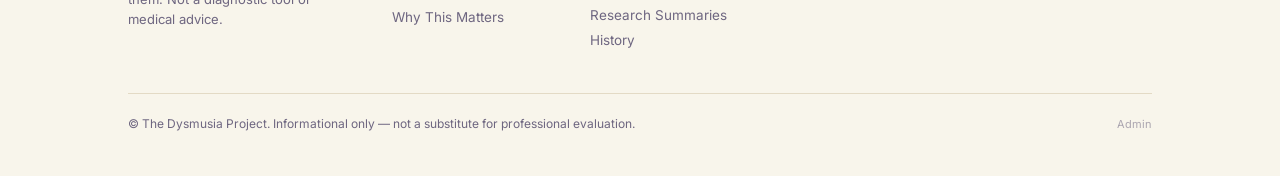
<file: pages/shop.html>
<!DOCTYPE html>
<html lang="en">
<head>
<meta charset="UTF-8">
<meta name="viewport" content="width=device-width, initial-scale=1.0">
<title>Learning Materials — The Dysmusia Project</title>
<meta name="description" content="Multisensory learning materials in development.">
<link rel="preconnect" href="https://fonts.googleapis.com">
<link rel="preconnect" href="https://fonts.gstatic.com" crossorigin>
<link href="https://fonts.googleapis.com/css2?family=Fraunces:ital,opsz,wght,SOFT,WONK@0,9..144,300..900,0..100,0..1;1,9..144,300..900,0..100,0..1&family=Inter:wght@400;500;600;700&family=IBM+Plex+Mono:wght@400;500&display=swap" rel="stylesheet">
<link rel="stylesheet" href="../style.css">
</head>
<body>
<nav class="site-nav">
  <div class="wrap">
    <a href="../index.html" class="logo">Dys<span class="glitch-letter">m</span>usia</a>
    <div class="navlinks">
      <div class="navgroup">
        <button type="button">Understand <svg viewBox="0 0 10 6"><path d="M1 1l4 4 4-4" stroke="currentColor" fill="none" stroke-width="1.4"/></svg></button>
        <div class="dropdown">
          <a href="what-is-dysmusia.html">What Is Dysmusia?<span class="sub">The core definition</span></a>
          <a href="sound-like-you.html">Does This Sound Like You?<span class="sub">A recognition page</span></a>
          <a href="music-and-dyslexia.html">Music &amp; Dyslexia<span class="sub">Where they overlap</span></a>
          <a href="why-this-matters.html">Why This Matters<span class="sub">The cost of misreading it</span></a>
        </div>
      </div>
      <div class="navgroup">
        <button type="button">Strategies <svg viewBox="0 0 10 6"><path d="M1 1l4 4 4-4" stroke="currentColor" fill="none" stroke-width="1.4"/></svg></button>
        <div class="dropdown">
          <a href="multisensory-learning.html">Multisensory Learning<span class="sub">The five pathways</span></a>
          <a href="activities.html">Multisensory Activities<span class="sub">Things to actually try</span></a>
        </div>
      </div>
      <div class="navgroup">
        <button type="button">Research <svg viewBox="0 0 10 6"><path d="M1 1l4 4 4-4" stroke="currentColor" fill="none" stroke-width="1.4"/></svg></button>
        <div class="dropdown">
          <a href="research.html">Research Articles<span class="sub">The primary literature</span></a>
          <a href="research-summaries.html">Research Summaries<span class="sub">Plain-language breakdowns</span></a>
          <a href="history.html">History<span class="sub">How the field got here</span></a>
        </div>
      </div>
      <div class="navgroup">
        <button type="button">Resources <svg viewBox="0 0 10 6"><path d="M1 1l4 4 4-4" stroke="currentColor" fill="none" stroke-width="1.4"/></svg></button>
        <div class="dropdown">
          <a href="books.html">Books<span class="sub">An annotated library</span></a>
          <a href="links.html">Links &amp; Organizations<span class="sub">Where to go for help</span></a>
          <a href="shop.html">Learning Materials<span class="sub">Multisensory tools</span></a>
        </div>
      </div>
      <a href="about.html">About</a>
    </div>
    <div class="nav-cta">
      <button class="mobile-toggle" aria-label="Menu">☰</button>
    </div>
  </div>
</nav>

<div class="page-hero">
  <div class="wrap">
    <p class="crumb"><a href="../index.html">Home</a> / Resources</p>
    <p class="eyebrow">Coming soon</p>
    <h1>Learning Materials</h1>
    <p class="dek">Multisensory tools for teachers, parents, and adult learners — in development.</p>
  </div>
</div>
<section>
  <div class="wrap">
    <div class="card-grid cols-3">
      <div class="card"><span class="eyebrow">In development</span><h3>Color-coded note cards</h3><p>Matching notehead and instrument-position colors, for early note-reading practice.</p></div>
      <div class="card"><span class="eyebrow">In development</span><h3>Floor-staff printable</h3><p>A large-format staff for walking pitch direction, sized for a classroom or living room floor.</p></div>
      <div class="card"><span class="eyebrow">In development</span><h3>Rhythm card deck</h3><p>Movable, tactile rhythm cards for building phrases before writing them.</p></div>
      <div class="card"><span class="eyebrow">In development</span><h3>Teacher activity pack</h3><p>A bundled set of the multisensory activities from this site, formatted for lesson planning.</p></div>
      <div class="card"><span class="eyebrow">In development</span><h3>Practice journal</h3><p>A structured, low-pressure way for students to track reading practice separately from performance practice.</p></div>
      <div class="card"><span class="eyebrow">In development</span><h3>Adult learner starter set</h3><p>A self-guided bundle for adults working through notation-reading difficulty on their own.</p></div>
    </div>
    <div class="check-panel" style="margin-top:44px;">
      <p class="eyebrow">Want to know when these launch?</p>
      <h2>Get notified</h2>
      <p>Leave your email and we'll let you know the moment materials go live.</p>
      <form class="capture-form" id="captureForm" action="https://formspree.io/f/YOUR_FORM_ID" method="POST">
        <label for="emailInput2">Email address</label>
        <div class="capture-row">
          <input type="email" id="emailInput2" name="email" placeholder="you@email.com" required>
          <button type="submit" class="btn purple">Notify me</button>
        </div>
        <p class="capture-note">One email. No spam.</p>
        <div class="form-success">✓ Sent — you'll be first to know.</div>
      </form>
    </div>
  </div>
</section>
<footer>
  <div class="wrap">
    <div class="footer-grid">
      <div class="footer-col">
        <a href="../index.html" class="logo" style="margin-bottom:12px; display:flex;">Dys<span class="glitch-letter">m</span>usia</a>
        <p>An independent, informational project exploring why some capable musicians struggle to read music — and finding better ways to teach them. Not a diagnostic tool or medical advice.</p>
      </div>
      <div class="footer-col">
        <h4>Understand</h4>
        <a href="what-is-dysmusia.html">What Is Dysmusia?</a>
        <a href="sound-like-you.html">Does This Sound Like You?</a>
        <a href="music-and-dyslexia.html">Music &amp; Dyslexia</a>
        <a href="why-this-matters.html">Why This Matters</a>
      </div>
      <div class="footer-col">
        <h4>Strategies &amp; Research</h4>
        <a href="multisensory-learning.html">Multisensory Learning</a>
        <a href="activities.html">Activities</a>
        <a href="research.html">Research Articles</a>
        <a href="research-summaries.html">Research Summaries</a>
        <a href="history.html">History</a>
      </div>
      <div class="footer-col">
        <h4>Resources</h4>
        <a href="books.html">Books</a>
        <a href="links.html">Links &amp; Organizations</a>
        <a href="shop.html">Learning Materials</a>
      </div>
      <div class="footer-col">
        <h4>Project</h4>
        <a href="about.html">About the Project</a>
      </div>
    </div>
    <div class="footer-bottom">
      <p>© The Dysmusia Project. Informational only — not a substitute for professional evaluation.</p>
      <a href="../admin.html" class="footer-admin-link">Admin</a>
    </div>
  </div>
</footer>
<script src="../site.js"></script>
</body>
</html>
</file>
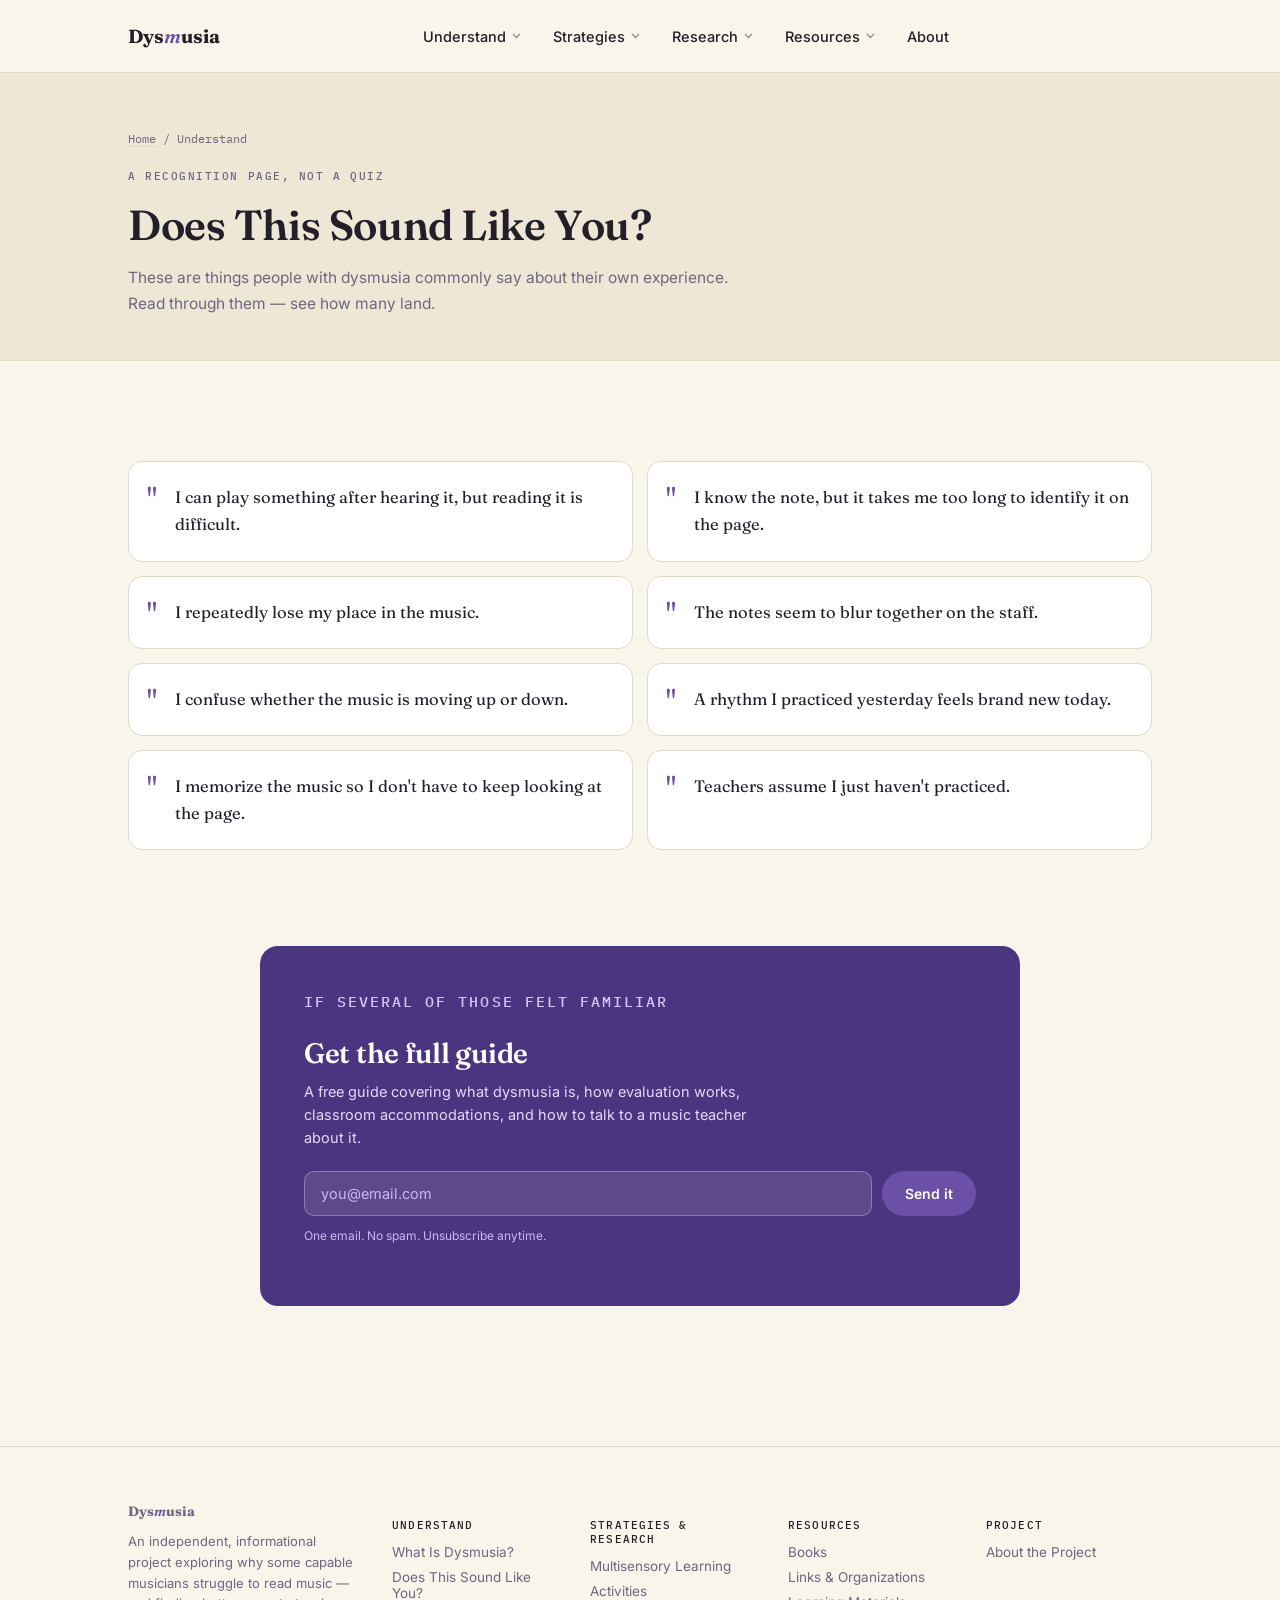
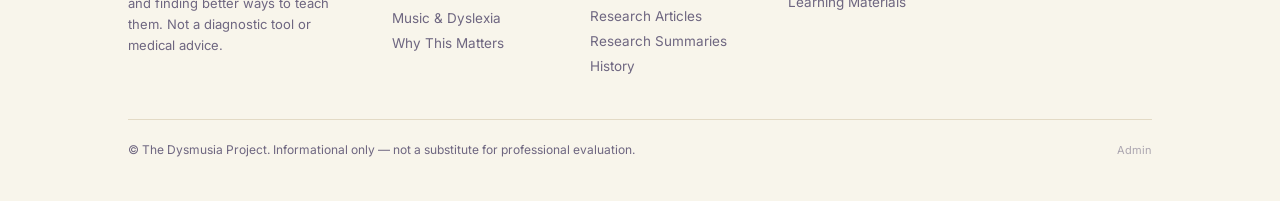
<file: pages/sound-like-you.html>
<!DOCTYPE html>
<html lang="en">
<head>
<meta charset="UTF-8">
<meta name="viewport" content="width=device-width, initial-scale=1.0">
<title>Does This Sound Like You? — The Dysmusia Project</title>
<meta name="description" content="First-person experiences common to people with dysmusia.">
<link rel="preconnect" href="https://fonts.googleapis.com">
<link rel="preconnect" href="https://fonts.gstatic.com" crossorigin>
<link href="https://fonts.googleapis.com/css2?family=Fraunces:ital,opsz,wght,SOFT,WONK@0,9..144,300..900,0..100,0..1;1,9..144,300..900,0..100,0..1&family=Inter:wght@400;500;600;700&family=IBM+Plex+Mono:wght@400;500&display=swap" rel="stylesheet">
<link rel="stylesheet" href="../style.css">
</head>
<body>
<nav class="site-nav">
  <div class="wrap">
    <a href="../index.html" class="logo">Dys<span class="glitch-letter">m</span>usia</a>
    <div class="navlinks">
      <div class="navgroup">
        <button type="button">Understand <svg viewBox="0 0 10 6"><path d="M1 1l4 4 4-4" stroke="currentColor" fill="none" stroke-width="1.4"/></svg></button>
        <div class="dropdown">
          <a href="what-is-dysmusia.html">What Is Dysmusia?<span class="sub">The core definition</span></a>
          <a href="sound-like-you.html">Does This Sound Like You?<span class="sub">A recognition page</span></a>
          <a href="music-and-dyslexia.html">Music &amp; Dyslexia<span class="sub">Where they overlap</span></a>
          <a href="why-this-matters.html">Why This Matters<span class="sub">The cost of misreading it</span></a>
        </div>
      </div>
      <div class="navgroup">
        <button type="button">Strategies <svg viewBox="0 0 10 6"><path d="M1 1l4 4 4-4" stroke="currentColor" fill="none" stroke-width="1.4"/></svg></button>
        <div class="dropdown">
          <a href="multisensory-learning.html">Multisensory Learning<span class="sub">The five pathways</span></a>
          <a href="activities.html">Multisensory Activities<span class="sub">Things to actually try</span></a>
        </div>
      </div>
      <div class="navgroup">
        <button type="button">Research <svg viewBox="0 0 10 6"><path d="M1 1l4 4 4-4" stroke="currentColor" fill="none" stroke-width="1.4"/></svg></button>
        <div class="dropdown">
          <a href="research.html">Research Articles<span class="sub">The primary literature</span></a>
          <a href="research-summaries.html">Research Summaries<span class="sub">Plain-language breakdowns</span></a>
          <a href="history.html">History<span class="sub">How the field got here</span></a>
        </div>
      </div>
      <div class="navgroup">
        <button type="button">Resources <svg viewBox="0 0 10 6"><path d="M1 1l4 4 4-4" stroke="currentColor" fill="none" stroke-width="1.4"/></svg></button>
        <div class="dropdown">
          <a href="books.html">Books<span class="sub">An annotated library</span></a>
          <a href="links.html">Links &amp; Organizations<span class="sub">Where to go for help</span></a>
          <a href="shop.html">Learning Materials<span class="sub">Multisensory tools</span></a>
        </div>
      </div>
      <a href="about.html">About</a>
    </div>
    <div class="nav-cta">
      <button class="mobile-toggle" aria-label="Menu">☰</button>
    </div>
  </div>
</nav>

<div class="page-hero">
  <div class="wrap">
    <p class="crumb"><a href="../index.html">Home</a> / Understand</p>
    <p class="eyebrow">A recognition page, not a quiz</p>
    <h1>Does This Sound Like You?</h1>
    <p class="dek">These are things people with dysmusia commonly say about their own experience. Read through them — see how many land.</p>
  </div>
</div>
<section>
  <div class="wrap">
    <div class="recog-list">
      <div class="recog-item"><span class="mark">"</span><p>I can play something after hearing it, but reading it is difficult.</p></div>
      <div class="recog-item"><span class="mark">"</span><p>I know the note, but it takes me too long to identify it on the page.</p></div>
      <div class="recog-item"><span class="mark">"</span><p>I repeatedly lose my place in the music.</p></div>
      <div class="recog-item"><span class="mark">"</span><p>The notes seem to blur together on the staff.</p></div>
      <div class="recog-item"><span class="mark">"</span><p>I confuse whether the music is moving up or down.</p></div>
      <div class="recog-item"><span class="mark">"</span><p>A rhythm I practiced yesterday feels brand new today.</p></div>
      <div class="recog-item"><span class="mark">"</span><p>I memorize the music so I don't have to keep looking at the page.</p></div>
      <div class="recog-item"><span class="mark">"</span><p>Teachers assume I just haven't practiced.</p></div>
    </div>

    <div class="check-panel">
      <p class="eyebrow">If several of those felt familiar</p>
      <h2>Get the full guide</h2>
      <p>A free guide covering what dysmusia is, how evaluation works, classroom accommodations, and how to talk to a music teacher about it.</p>
      <form class="capture-form" id="captureForm" action="https://formspree.io/f/YOUR_FORM_ID" method="POST">
        <label for="emailInput">Email address</label>
        <div class="capture-row">
          <input type="email" id="emailInput" name="email" placeholder="you@email.com" required>
          <button type="submit" class="btn purple">Send it</button>
        </div>
        <p class="capture-note">One email. No spam. Unsubscribe anytime.</p>
        <div class="form-success">✓ Sent — check your inbox in a minute.</div>
      </form>
    </div>
  </div>
</section>
<footer>
  <div class="wrap">
    <div class="footer-grid">
      <div class="footer-col">
        <a href="../index.html" class="logo" style="margin-bottom:12px; display:flex;">Dys<span class="glitch-letter">m</span>usia</a>
        <p>An independent, informational project exploring why some capable musicians struggle to read music — and finding better ways to teach them. Not a diagnostic tool or medical advice.</p>
      </div>
      <div class="footer-col">
        <h4>Understand</h4>
        <a href="what-is-dysmusia.html">What Is Dysmusia?</a>
        <a href="sound-like-you.html">Does This Sound Like You?</a>
        <a href="music-and-dyslexia.html">Music &amp; Dyslexia</a>
        <a href="why-this-matters.html">Why This Matters</a>
      </div>
      <div class="footer-col">
        <h4>Strategies &amp; Research</h4>
        <a href="multisensory-learning.html">Multisensory Learning</a>
        <a href="activities.html">Activities</a>
        <a href="research.html">Research Articles</a>
        <a href="research-summaries.html">Research Summaries</a>
        <a href="history.html">History</a>
      </div>
      <div class="footer-col">
        <h4>Resources</h4>
        <a href="books.html">Books</a>
        <a href="links.html">Links &amp; Organizations</a>
        <a href="shop.html">Learning Materials</a>
      </div>
      <div class="footer-col">
        <h4>Project</h4>
        <a href="about.html">About the Project</a>
      </div>
    </div>
    <div class="footer-bottom">
      <p>© The Dysmusia Project. Informational only — not a substitute for professional evaluation.</p>
      <a href="../admin.html" class="footer-admin-link">Admin</a>
    </div>
  </div>
</footer>
<script src="../site.js"></script>
</body>
</html>
</file>
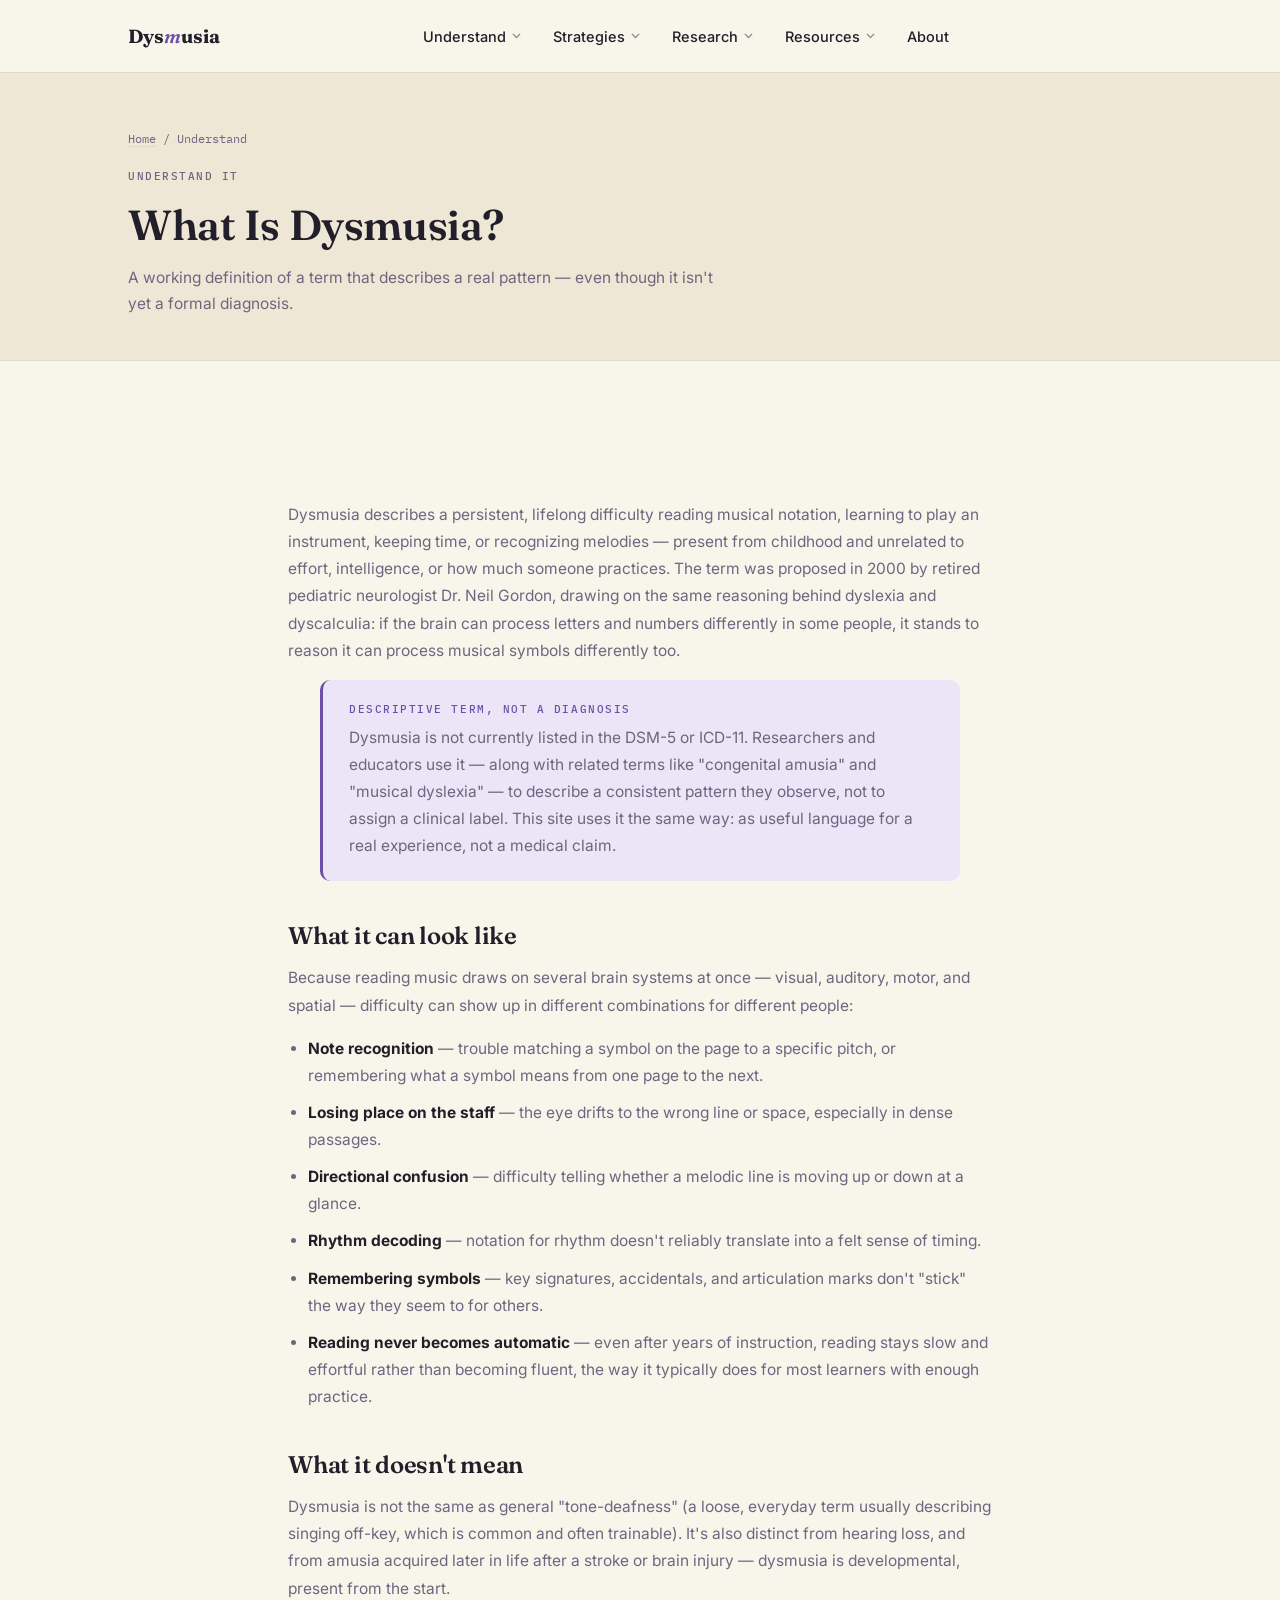
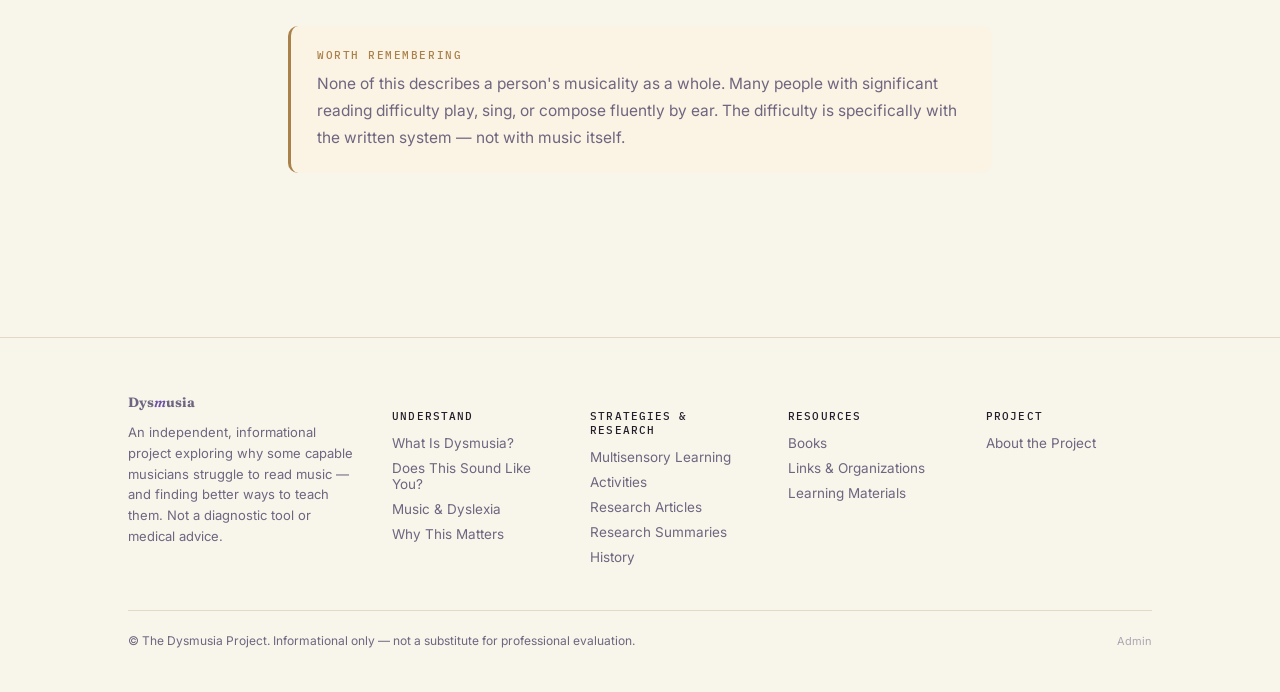
<file: pages/what-is-dysmusia.html>
<!DOCTYPE html>
<html lang="en">
<head>
<meta charset="UTF-8">
<meta name="viewport" content="width=device-width, initial-scale=1.0">
<title>What Is Dysmusia? — The Dysmusia Project</title>
<meta name="description" content="A plain-language definition of dysmusia and what music-reading difficulty looks like.">
<link rel="preconnect" href="https://fonts.googleapis.com">
<link rel="preconnect" href="https://fonts.gstatic.com" crossorigin>
<link href="https://fonts.googleapis.com/css2?family=Fraunces:ital,opsz,wght,SOFT,WONK@0,9..144,300..900,0..100,0..1;1,9..144,300..900,0..100,0..1&family=Inter:wght@400;500;600;700&family=IBM+Plex+Mono:wght@400;500&display=swap" rel="stylesheet">
<link rel="stylesheet" href="../style.css">
</head>
<body>
<nav class="site-nav">
  <div class="wrap">
    <a href="../index.html" class="logo">Dys<span class="glitch-letter">m</span>usia</a>
    <div class="navlinks">
      <div class="navgroup">
        <button type="button">Understand <svg viewBox="0 0 10 6"><path d="M1 1l4 4 4-4" stroke="currentColor" fill="none" stroke-width="1.4"/></svg></button>
        <div class="dropdown">
          <a href="what-is-dysmusia.html">What Is Dysmusia?<span class="sub">The core definition</span></a>
          <a href="sound-like-you.html">Does This Sound Like You?<span class="sub">A recognition page</span></a>
          <a href="music-and-dyslexia.html">Music &amp; Dyslexia<span class="sub">Where they overlap</span></a>
          <a href="why-this-matters.html">Why This Matters<span class="sub">The cost of misreading it</span></a>
        </div>
      </div>
      <div class="navgroup">
        <button type="button">Strategies <svg viewBox="0 0 10 6"><path d="M1 1l4 4 4-4" stroke="currentColor" fill="none" stroke-width="1.4"/></svg></button>
        <div class="dropdown">
          <a href="multisensory-learning.html">Multisensory Learning<span class="sub">The five pathways</span></a>
          <a href="activities.html">Multisensory Activities<span class="sub">Things to actually try</span></a>
        </div>
      </div>
      <div class="navgroup">
        <button type="button">Research <svg viewBox="0 0 10 6"><path d="M1 1l4 4 4-4" stroke="currentColor" fill="none" stroke-width="1.4"/></svg></button>
        <div class="dropdown">
          <a href="research.html">Research Articles<span class="sub">The primary literature</span></a>
          <a href="research-summaries.html">Research Summaries<span class="sub">Plain-language breakdowns</span></a>
          <a href="history.html">History<span class="sub">How the field got here</span></a>
        </div>
      </div>
      <div class="navgroup">
        <button type="button">Resources <svg viewBox="0 0 10 6"><path d="M1 1l4 4 4-4" stroke="currentColor" fill="none" stroke-width="1.4"/></svg></button>
        <div class="dropdown">
          <a href="books.html">Books<span class="sub">An annotated library</span></a>
          <a href="links.html">Links &amp; Organizations<span class="sub">Where to go for help</span></a>
          <a href="shop.html">Learning Materials<span class="sub">Multisensory tools</span></a>
        </div>
      </div>
      <a href="about.html">About</a>
    </div>
    <div class="nav-cta">
      <button class="mobile-toggle" aria-label="Menu">☰</button>
    </div>
  </div>
</nav>

<div class="page-hero">
  <div class="wrap">
    <p class="crumb"><a href="../index.html">Home</a> / Understand</p>
    <p class="eyebrow">Understand it</p>
    <h1>What Is Dysmusia?</h1>
    <p class="dek">A working definition of a term that describes a real pattern — even though it isn't yet a formal diagnosis.</p>
  </div>
</div>
<section>
  <div class="wrap prose">
    <p>Dysmusia describes a persistent, lifelong difficulty reading musical notation, learning to play an instrument, keeping time, or recognizing melodies — present from childhood and unrelated to effort, intelligence, or how much someone practices. The term was proposed in 2000 by retired pediatric neurologist Dr. Neil Gordon, drawing on the same reasoning behind dyslexia and dyscalculia: if the brain can process letters and numbers differently in some people, it stands to reason it can process musical symbols differently too.</p>

    <div class="callout">
      <span class="eyebrow">Descriptive term, not a diagnosis</span>
      <p>Dysmusia is not currently listed in the DSM-5 or ICD-11. Researchers and educators use it — along with related terms like "congenital amusia" and "musical dyslexia" — to describe a consistent pattern they observe, not to assign a clinical label. This site uses it the same way: as useful language for a real experience, not a medical claim.</p>
    </div>

    <h2>What it can look like</h2>
    <p>Because reading music draws on several brain systems at once — visual, auditory, motor, and spatial — difficulty can show up in different combinations for different people:</p>
    <ul>
      <li><strong>Note recognition</strong> — trouble matching a symbol on the page to a specific pitch, or remembering what a symbol means from one page to the next.</li>
      <li><strong>Losing place on the staff</strong> — the eye drifts to the wrong line or space, especially in dense passages.</li>
      <li><strong>Directional confusion</strong> — difficulty telling whether a melodic line is moving up or down at a glance.</li>
      <li><strong>Rhythm decoding</strong> — notation for rhythm doesn't reliably translate into a felt sense of timing.</li>
      <li><strong>Remembering symbols</strong> — key signatures, accidentals, and articulation marks don't "stick" the way they seem to for others.</li>
      <li><strong>Reading never becomes automatic</strong> — even after years of instruction, reading stays slow and effortful rather than becoming fluent, the way it typically does for most learners with enough practice.</li>
    </ul>

    <h2>What it doesn't mean</h2>
    <p>Dysmusia is not the same as general "tone-deafness" (a loose, everyday term usually describing singing off-key, which is common and often trainable). It's also distinct from hearing loss, and from amusia acquired later in life after a stroke or brain injury — dysmusia is developmental, present from the start.</p>

    <div class="gold-callout">
      <span class="eyebrow">Worth remembering</span>
      <p>None of this describes a person's musicality as a whole. Many people with significant reading difficulty play, sing, or compose fluently by ear. The difficulty is specifically with the written system — not with music itself.</p>
    </div>
  </div>
</section>
<footer>
  <div class="wrap">
    <div class="footer-grid">
      <div class="footer-col">
        <a href="../index.html" class="logo" style="margin-bottom:12px; display:flex;">Dys<span class="glitch-letter">m</span>usia</a>
        <p>An independent, informational project exploring why some capable musicians struggle to read music — and finding better ways to teach them. Not a diagnostic tool or medical advice.</p>
      </div>
      <div class="footer-col">
        <h4>Understand</h4>
        <a href="what-is-dysmusia.html">What Is Dysmusia?</a>
        <a href="sound-like-you.html">Does This Sound Like You?</a>
        <a href="music-and-dyslexia.html">Music &amp; Dyslexia</a>
        <a href="why-this-matters.html">Why This Matters</a>
      </div>
      <div class="footer-col">
        <h4>Strategies &amp; Research</h4>
        <a href="multisensory-learning.html">Multisensory Learning</a>
        <a href="activities.html">Activities</a>
        <a href="research.html">Research Articles</a>
        <a href="research-summaries.html">Research Summaries</a>
        <a href="history.html">History</a>
      </div>
      <div class="footer-col">
        <h4>Resources</h4>
        <a href="books.html">Books</a>
        <a href="links.html">Links &amp; Organizations</a>
        <a href="shop.html">Learning Materials</a>
      </div>
      <div class="footer-col">
        <h4>Project</h4>
        <a href="about.html">About the Project</a>
      </div>
    </div>
    <div class="footer-bottom">
      <p>© The Dysmusia Project. Informational only — not a substitute for professional evaluation.</p>
      <a href="../admin.html" class="footer-admin-link">Admin</a>
    </div>
  </div>
</footer>
<script src="../site.js"></script>
</body>
</html>
</file>
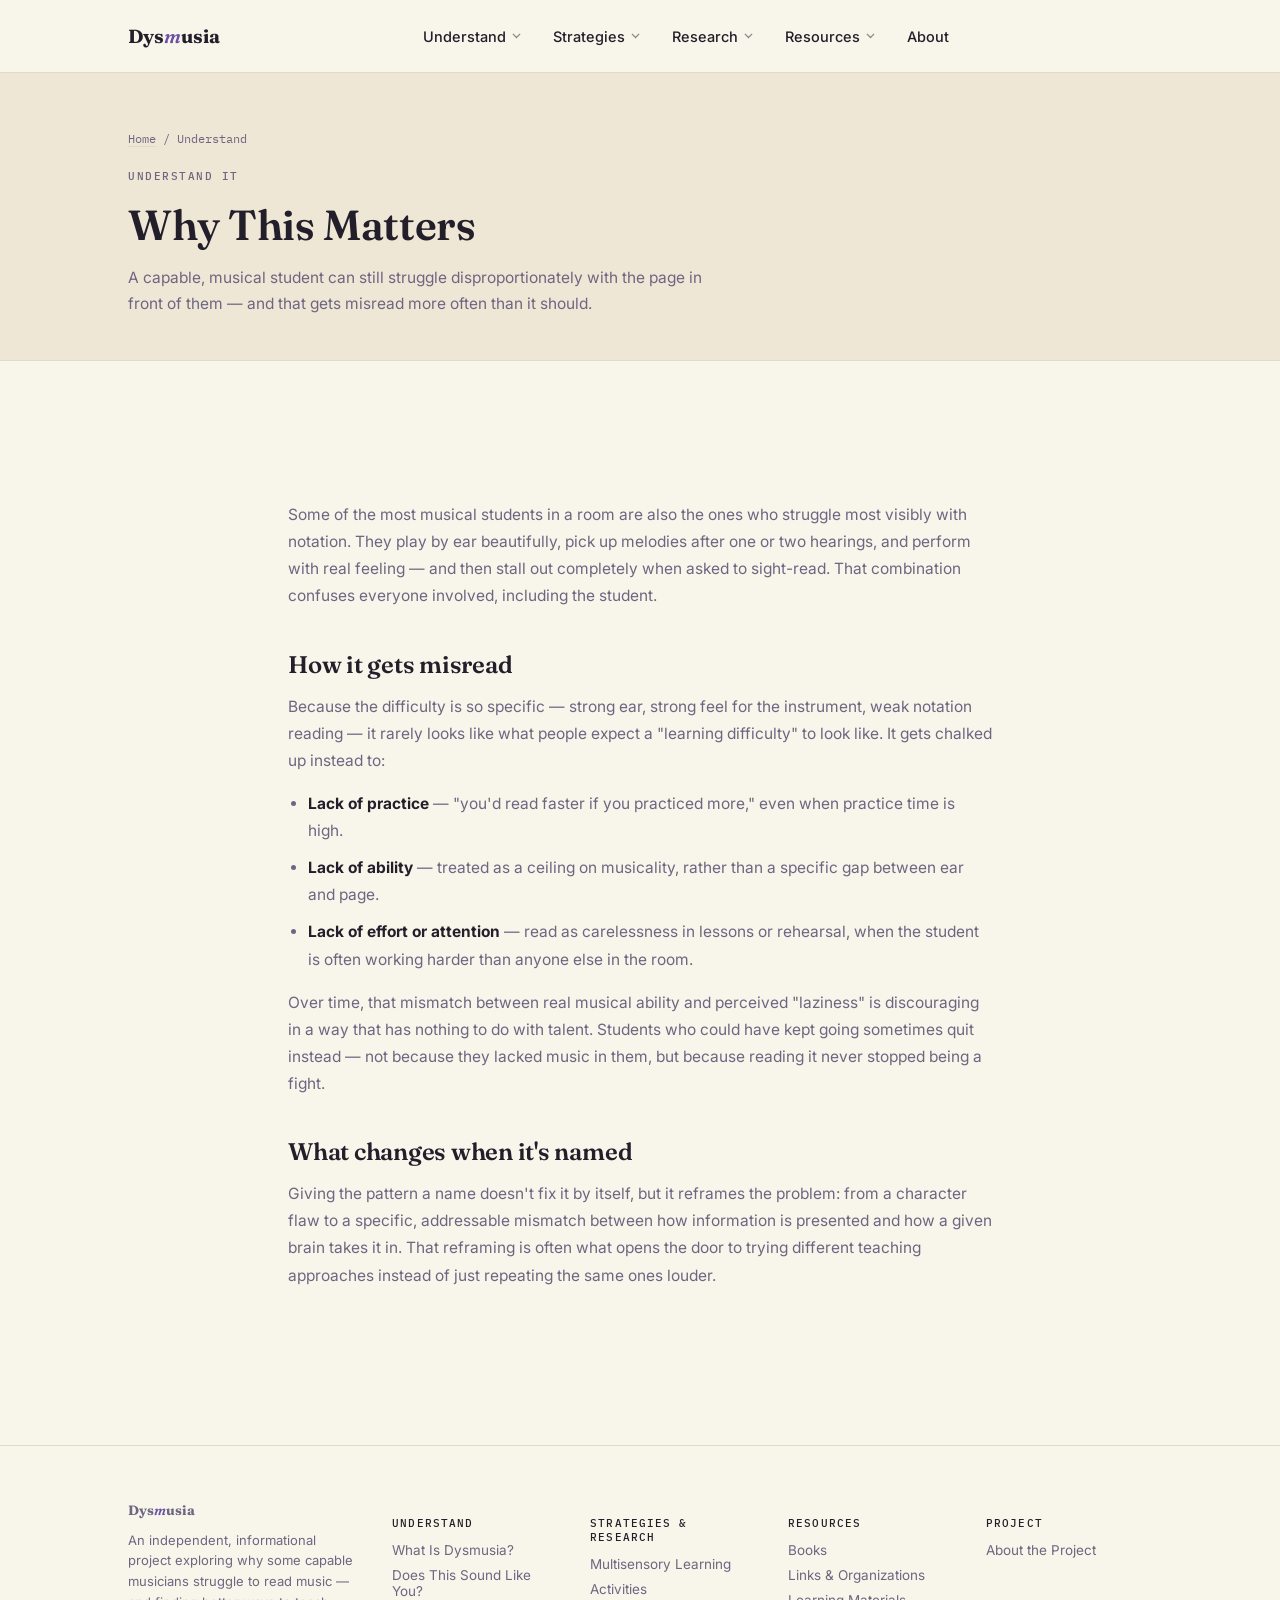
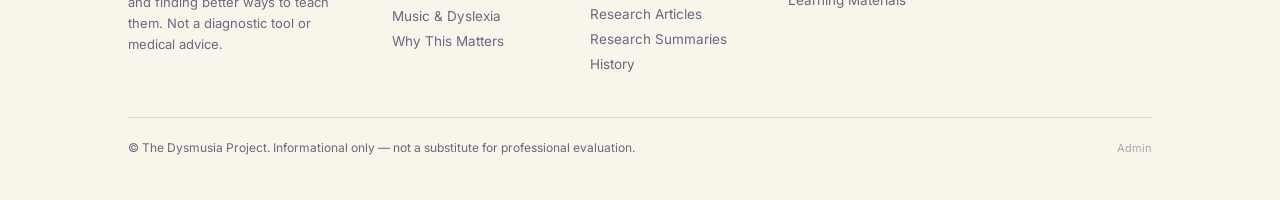
<file: pages/why-this-matters.html>
<!DOCTYPE html>
<html lang="en">
<head>
<meta charset="UTF-8">
<meta name="viewport" content="width=device-width, initial-scale=1.0">
<title>Why This Matters — The Dysmusia Project</title>
<meta name="description" content="How music-reading difficulty gets misread as laziness or low ability.">
<link rel="preconnect" href="https://fonts.googleapis.com">
<link rel="preconnect" href="https://fonts.gstatic.com" crossorigin>
<link href="https://fonts.googleapis.com/css2?family=Fraunces:ital,opsz,wght,SOFT,WONK@0,9..144,300..900,0..100,0..1;1,9..144,300..900,0..100,0..1&family=Inter:wght@400;500;600;700&family=IBM+Plex+Mono:wght@400;500&display=swap" rel="stylesheet">
<link rel="stylesheet" href="../style.css">
</head>
<body>
<nav class="site-nav">
  <div class="wrap">
    <a href="../index.html" class="logo">Dys<span class="glitch-letter">m</span>usia</a>
    <div class="navlinks">
      <div class="navgroup">
        <button type="button">Understand <svg viewBox="0 0 10 6"><path d="M1 1l4 4 4-4" stroke="currentColor" fill="none" stroke-width="1.4"/></svg></button>
        <div class="dropdown">
          <a href="what-is-dysmusia.html">What Is Dysmusia?<span class="sub">The core definition</span></a>
          <a href="sound-like-you.html">Does This Sound Like You?<span class="sub">A recognition page</span></a>
          <a href="music-and-dyslexia.html">Music &amp; Dyslexia<span class="sub">Where they overlap</span></a>
          <a href="why-this-matters.html">Why This Matters<span class="sub">The cost of misreading it</span></a>
        </div>
      </div>
      <div class="navgroup">
        <button type="button">Strategies <svg viewBox="0 0 10 6"><path d="M1 1l4 4 4-4" stroke="currentColor" fill="none" stroke-width="1.4"/></svg></button>
        <div class="dropdown">
          <a href="multisensory-learning.html">Multisensory Learning<span class="sub">The five pathways</span></a>
          <a href="activities.html">Multisensory Activities<span class="sub">Things to actually try</span></a>
        </div>
      </div>
      <div class="navgroup">
        <button type="button">Research <svg viewBox="0 0 10 6"><path d="M1 1l4 4 4-4" stroke="currentColor" fill="none" stroke-width="1.4"/></svg></button>
        <div class="dropdown">
          <a href="research.html">Research Articles<span class="sub">The primary literature</span></a>
          <a href="research-summaries.html">Research Summaries<span class="sub">Plain-language breakdowns</span></a>
          <a href="history.html">History<span class="sub">How the field got here</span></a>
        </div>
      </div>
      <div class="navgroup">
        <button type="button">Resources <svg viewBox="0 0 10 6"><path d="M1 1l4 4 4-4" stroke="currentColor" fill="none" stroke-width="1.4"/></svg></button>
        <div class="dropdown">
          <a href="books.html">Books<span class="sub">An annotated library</span></a>
          <a href="links.html">Links &amp; Organizations<span class="sub">Where to go for help</span></a>
          <a href="shop.html">Learning Materials<span class="sub">Multisensory tools</span></a>
        </div>
      </div>
      <a href="about.html">About</a>
    </div>
    <div class="nav-cta">
      <button class="mobile-toggle" aria-label="Menu">☰</button>
    </div>
  </div>
</nav>

<div class="page-hero">
  <div class="wrap">
    <p class="crumb"><a href="../index.html">Home</a> / Understand</p>
    <p class="eyebrow">Understand it</p>
    <h1>Why This Matters</h1>
    <p class="dek">A capable, musical student can still struggle disproportionately with the page in front of them — and that gets misread more often than it should.</p>
  </div>
</div>
<section>
  <div class="wrap prose">
    <p>Some of the most musical students in a room are also the ones who struggle most visibly with notation. They play by ear beautifully, pick up melodies after one or two hearings, and perform with real feeling — and then stall out completely when asked to sight-read. That combination confuses everyone involved, including the student.</p>

    <h2>How it gets misread</h2>
    <p>Because the difficulty is so specific — strong ear, strong feel for the instrument, weak notation reading — it rarely looks like what people expect a "learning difficulty" to look like. It gets chalked up instead to:</p>
    <ul>
      <li><strong>Lack of practice</strong> — "you'd read faster if you practiced more," even when practice time is high.</li>
      <li><strong>Lack of ability</strong> — treated as a ceiling on musicality, rather than a specific gap between ear and page.</li>
      <li><strong>Lack of effort or attention</strong> — read as carelessness in lessons or rehearsal, when the student is often working harder than anyone else in the room.</li>
    </ul>
    <p>Over time, that mismatch between real musical ability and perceived "laziness" is discouraging in a way that has nothing to do with talent. Students who could have kept going sometimes quit instead — not because they lacked music in them, but because reading it never stopped being a fight.</p>

    <h2>What changes when it's named</h2>
    <p>Giving the pattern a name doesn't fix it by itself, but it reframes the problem: from a character flaw to a specific, addressable mismatch between how information is presented and how a given brain takes it in. That reframing is often what opens the door to trying different teaching approaches instead of just repeating the same ones louder.</p>
  </div>
</section>
<footer>
  <div class="wrap">
    <div class="footer-grid">
      <div class="footer-col">
        <a href="../index.html" class="logo" style="margin-bottom:12px; display:flex;">Dys<span class="glitch-letter">m</span>usia</a>
        <p>An independent, informational project exploring why some capable musicians struggle to read music — and finding better ways to teach them. Not a diagnostic tool or medical advice.</p>
      </div>
      <div class="footer-col">
        <h4>Understand</h4>
        <a href="what-is-dysmusia.html">What Is Dysmusia?</a>
        <a href="sound-like-you.html">Does This Sound Like You?</a>
        <a href="music-and-dyslexia.html">Music &amp; Dyslexia</a>
        <a href="why-this-matters.html">Why This Matters</a>
      </div>
      <div class="footer-col">
        <h4>Strategies &amp; Research</h4>
        <a href="multisensory-learning.html">Multisensory Learning</a>
        <a href="activities.html">Activities</a>
        <a href="research.html">Research Articles</a>
        <a href="research-summaries.html">Research Summaries</a>
        <a href="history.html">History</a>
      </div>
      <div class="footer-col">
        <h4>Resources</h4>
        <a href="books.html">Books</a>
        <a href="links.html">Links &amp; Organizations</a>
        <a href="shop.html">Learning Materials</a>
      </div>
      <div class="footer-col">
        <h4>Project</h4>
        <a href="about.html">About the Project</a>
      </div>
    </div>
    <div class="footer-bottom">
      <p>© The Dysmusia Project. Informational only — not a substitute for professional evaluation.</p>
      <a href="../admin.html" class="footer-admin-link">Admin</a>
    </div>
  </div>
</footer>
<script src="../site.js"></script>
</body>
</html>
</file>
<file: style.css>
/* ==========================================================
   The Dysmusia Project — shared stylesheet
   ========================================================== */

:root{
  --paper:#F8F5EB;
  --paper-card:#EFE7D6;
  --lavender:#ECE4F7;
  --ink:#221F2A;
  --ink-soft:#6E6680;
  --purple:#6C4FA6;
  --purple-deep:#4C3580;
  --gold:#A9814A;
  --line:#E3DAC5;
}

*{box-sizing:border-box;}
html{scroll-behavior:smooth;}
body{
  margin:0;
  background:var(--paper);
  color:var(--ink);
  font-family:'Inter',sans-serif;
  -webkit-font-smoothing:antialiased;
}
.wrap{max-width:1080px; margin:0 auto; padding:0 28px;}
a{color:inherit;}
h1,h2,h3{font-family:'Fraunces',serif; margin:0; letter-spacing:-0.01em; color:var(--ink);}
p{margin:0 0 16px; line-height:1.65;}
ul{margin:0 0 16px; padding-left:20px; line-height:1.65;}
.eyebrow{
  font-family:'IBM Plex Mono',monospace;
  text-transform:uppercase;
  letter-spacing:0.14em;
  font-size:11px;
  font-weight:500;
  color:var(--ink-soft);
  display:block;
  margin:0 0 14px;
}

/* ============ NAV ============ */
.site-nav{background:var(--paper); border-bottom:1px solid var(--line); position:sticky; top:0; z-index:50;}
.site-nav .wrap{display:flex; align-items:center; justify-content:space-between; height:72px;}
.logo{font-family:'Fraunces',serif; font-weight:700; font-size:19px; text-decoration:none; color:var(--ink);}
.glitch-letter{font-style:italic; color:var(--purple); font-weight:600;}
.navlinks{display:flex; align-items:center; gap:4px;}
.navgroup{position:relative;}
.navgroup > button{
  background:none; border:none; font-family:'Inter',sans-serif; font-size:14.5px;
  font-weight:500; color:var(--ink); display:flex; align-items:center; gap:6px;
  cursor:pointer; padding:10px 14px; border-radius:8px;
}
.navgroup > button:hover, .navlinks > a:hover{background:var(--paper-card);}
.navgroup svg{width:9px; opacity:0.5;}
.navlinks > a{text-decoration:none; font-size:14.5px; font-weight:500; color:var(--ink); padding:10px 14px; border-radius:8px;}
.dropdown{
  position:absolute; top:100%; left:0; min-width:230px; background:#fff;
  border:1px solid var(--line); border-radius:12px; box-shadow:0 16px 32px rgba(34,31,42,0.08);
  padding:8px; opacity:0; visibility:hidden; transform:translateY(4px); transition:all .16s ease;
}
.navgroup:hover .dropdown, .navgroup.open .dropdown{opacity:1; visibility:visible; transform:translateY(0);}
.dropdown a{display:flex; flex-direction:column; text-decoration:none; color:var(--ink); padding:10px 12px; border-radius:8px; font-size:13.5px; font-weight:600;}
.dropdown a:hover{background:var(--paper-card);}
.dropdown a .sub{font-family:'Inter',sans-serif; font-weight:400; font-size:12px; color:var(--ink-soft); margin-top:2px;}
.mobile-toggle{display:none; background:none; border:none; font-size:20px; cursor:pointer; color:var(--ink);}

@media (max-width: 900px){
  .navlinks{
    display:none; position:absolute; top:72px; left:0; right:0; background:var(--paper);
    border-bottom:1px solid var(--line); flex-direction:column; align-items:stretch; padding:8px 20px 20px;
  }
  .navlinks.open{display:flex;}
  .navgroup{width:100%;}
  .navgroup > button{width:100%; justify-content:space-between;}
  .dropdown{position:static; opacity:1; visibility:visible; transform:none; box-shadow:none; border:none; display:none; padding:0 0 0 12px;}
  .navgroup.open .dropdown{display:block;}
  .mobile-toggle{display:block;}
}

/* ============ BUTTONS ============ */
.btn{
  font-family:'Inter',sans-serif; font-weight:600; font-size:14px; padding:13px 22px;
  border-radius:999px; text-decoration:none; display:inline-flex; align-items:center; gap:8px;
  border:1px solid transparent; transition:transform .15s ease; cursor:pointer;
}
.btn:hover{transform:translateY(-1px);}
.btn.purple{background:var(--purple); color:#fff;}
.btn.gold{background:var(--gold); color:#241C0F;}
.btn.ghost{border-color:var(--purple); color:var(--purple); background:none;}

/* ============ HERO (landing page) ============ */
.hero{padding:90px 0 56px; text-align:center;}
.hero-inner{max-width:700px; margin:0 auto;}
.hero .site-title{
  font-size:clamp(38px,6.4vw,72px); line-height:1.02; font-weight:700; margin-bottom:20px;
}
.hero .hero-subheading{
  font-family:'Fraunces',serif; font-size:clamp(19px,2.6vw,27px); font-weight:500;
  line-height:1.35; color:var(--ink); max-width:34ch; margin:0 auto 22px;
}
.glitch-word{position:relative; display:inline-block; font-variation-settings:'SOFT' 30,'WONK' 1;}
.glitch-word::before,.glitch-word::after{content:'hold still'; position:absolute; left:0; top:0; width:100%;}
.glitch-word::before{color:var(--gold); transform:translate(2.5px,-1.5px); opacity:0.55; z-index:-1;}
.glitch-word::after{color:var(--purple); transform:translate(-2.5px,1.5px); opacity:0.55; z-index:-1;}
@media (prefers-reduced-motion:no-preference){
  .glitch-word::before{animation:jA 5.6s ease-in-out infinite;}
  .glitch-word::after{animation:jB 5.6s ease-in-out infinite;}
}
@keyframes jA{0%,100%{transform:translate(2.5px,-1.5px);}50%{transform:translate(1px,-0.5px);}}
@keyframes jB{0%,100%{transform:translate(-2.5px,1.5px);}50%{transform:translate(-1px,0.5px);}}
.hero p.dek{font-size:15.5px; line-height:1.7; color:var(--ink-soft); max-width:56ch; margin:0 auto 32px;}
.hero-cta{display:flex; gap:12px; justify-content:center; flex-wrap:wrap; margin-bottom:44px;}

.callout{
  max-width:640px; margin:0 auto; background:var(--lavender); border-left:3px solid var(--purple);
  border-radius:10px; padding:22px 26px; text-align:left;
}
.callout .eyebrow{color:var(--purple); margin-bottom:8px;}
.callout p{font-size:14.5px; line-height:1.6; margin:0; color:var(--ink);}

.gold-callout{
  background:#FBF3E3; border-left:3px solid var(--gold); border-radius:10px; padding:22px 26px; margin:24px 0;
}
.gold-callout .eyebrow{color:var(--gold); margin-bottom:8px;}
.gold-callout p{margin:0; font-size:14.5px;}

.staff-sig{display:block; margin:56px auto 0; max-width:280px; opacity:0.9;}
.staff-sig line{stroke:var(--line); stroke-width:1;}
.staff-sig .note-core{fill:var(--ink);}
.staff-sig .note-gold{fill:var(--gold); opacity:0.6;}
.staff-sig .note-purple{fill:var(--purple); opacity:0.6;}

hr.divider{border:none; border-top:1px solid var(--line); margin:0;}

section{padding:76px 0;}
.section-head{margin-bottom:32px;}
.section-head h2{font-size:clamp(24px,2.8vw,32px); font-weight:600;}

/* ============ PAGE HERO (subpages) ============ */
.page-hero{background:var(--paper-card); border-bottom:1px solid var(--line); padding:56px 0 44px;}
.page-hero .crumb{
  font-family:'IBM Plex Mono',monospace; font-size:12px; color:var(--ink-soft); margin:0 0 18px;
}
.page-hero .crumb a{text-decoration:none; color:var(--ink-soft); border-bottom:1px solid var(--line);}
.page-hero .crumb a:hover{color:var(--purple); border-color:var(--purple);}
.page-hero h1{font-size:clamp(28px,4vw,42px); font-weight:600; margin-bottom:14px;}
.page-hero .dek{font-size:15.5px; line-height:1.65; color:var(--ink-soft); max-width:60ch; margin:0;}

/* ============ PROSE (article pages) ============ */
.prose{max-width:760px; padding:64px 0;}
.prose h2{font-size:24px; font-weight:600; margin:40px 0 14px;}
.prose h2:first-child{margin-top:0;}
.prose p{font-size:15.5px; color:var(--ink-soft); line-height:1.75;}
.prose ul{font-size:15.5px; color:var(--ink-soft); line-height:1.75;}
.prose li{margin-bottom:10px;}
.prose strong{color:var(--ink);}
.prose a{color:var(--purple); text-decoration:none; border-bottom:1px solid var(--purple);}
section > .wrap.prose{padding:64px 28px;}

/* ============ START HERE / CARD GRID ============ */
.u-grid{display:grid; grid-template-columns:repeat(4,1fr); gap:16px;}
.u-card{
  border:1px solid var(--line); border-radius:14px; padding:24px 22px; background:var(--paper-card);
  text-decoration:none; color:var(--ink); display:flex; flex-direction:column; min-height:172px;
  transition:transform .15s ease, box-shadow .15s ease;
}
.u-card:hover{transform:translateY(-2px); box-shadow:0 10px 24px rgba(34,31,42,0.08);}
.u-card .eyebrow{color:var(--gold); margin-bottom:12px;}
.u-card h3{font-size:18px; font-weight:600; margin-bottom:9px;}
.u-card p{font-size:13.5px; color:var(--ink-soft); line-height:1.55; margin:0 0 auto;}
.u-card .arrow{margin-top:14px; font-family:'IBM Plex Mono',monospace; font-size:12.5px; color:var(--purple);}

section.start, section.recog, section.ways, section.research-band{padding:64px 0;}

/* generic content card grid (books / links / shop pages) */
.card-grid{display:grid; gap:20px; padding:8px 0 64px;}
.card-grid.cols-2{grid-template-columns:repeat(2,1fr);}
.card-grid.cols-3{grid-template-columns:repeat(3,1fr);}
.card{
  background:#fff; border:1px solid var(--line); border-radius:14px; padding:26px 24px;
}
.card .eyebrow{color:var(--purple); margin-bottom:10px;}
.card h3{font-size:18px; font-weight:600; margin-bottom:10px;}
.card p{font-size:14px; color:var(--ink-soft); line-height:1.65; margin:0 0 14px;}
.card .pill-link{display:inline-flex;}
.card a{color:var(--purple); text-decoration:none; border-bottom:1px solid var(--purple);}
section > .wrap > .card-grid{margin-top:0;}
section .wrap{padding-top:8px;}

/* ============ RECOGNITION ============ */
.recog-row{display:grid; grid-template-columns:repeat(4,1fr); gap:16px; margin-top:32px;}
.recog-card{
  background:#fff; border:1px solid var(--line); border-radius:14px; padding:22px 20px;
  font-family:'Fraunces',serif; font-size:16px; line-height:1.42;
}
.recog-card .mark{color:var(--purple); font-size:24px; line-height:1; display:block; margin-bottom:8px;}
.recog-more{
  margin-top:26px; font-family:'IBM Plex Mono',monospace; font-size:12.5px; color:var(--ink-soft);
  text-decoration:none; display:inline-flex; align-items:center; gap:6px; border-bottom:1px solid var(--gold); padding-bottom:2px;
}
.recog p.intro{font-size:15px; color:var(--ink-soft); line-height:1.6; max-width:56ch; margin:10px 0 0;}

/* recognition LIST (sound-like-you.html full page version) */
.recog-list{display:grid; grid-template-columns:repeat(2,1fr); gap:14px; padding:16px 0 48px;}
.recog-item{
  background:#fff; border:1px solid var(--line); border-radius:14px; padding:22px 22px 22px 46px;
  position:relative; font-family:'Fraunces',serif; font-size:16.5px; line-height:1.45;
}
.recog-item .mark{
  position:absolute; left:18px; top:16px; color:var(--purple); font-size:30px; font-family:'Fraunces',serif;
}
.recog-item p{margin:0; color:var(--ink);}

/* ============ FOUR WAYS IN / MULTISENSORY ============ */
.ways p.intro{font-size:15px; color:var(--ink-soft); line-height:1.6; max-width:60ch; margin:10px 0 32px;}
.ways-row{display:grid; grid-template-columns:repeat(4,1fr); gap:16px;}
.way-chip{border:1px solid var(--line); border-radius:14px; padding:24px 20px; background:#fff;}
.way-chip .tag{
  font-family:'IBM Plex Mono',monospace; font-size:10.5px; text-transform:uppercase;
  letter-spacing:0.1em; color:var(--gold); display:block; margin-bottom:10px;
}
.way-chip h3{font-size:17px; font-weight:600; margin-bottom:8px;}
.way-chip p{font-size:13.5px; color:var(--ink-soft); line-height:1.55; margin:0;}
.ways-link{
  display:inline-flex; margin-top:28px; color:var(--purple); text-decoration:none;
  border-bottom:1px solid var(--purple); padding-bottom:2px; font-family:'IBM Plex Mono',monospace; font-size:12.5px;
}

/* sense-block (multisensory-learning.html detail layout) */
.sense-block{
  display:grid; grid-template-columns:180px 1fr; gap:28px; padding:28px 0; border-top:1px solid var(--line);
}
.sense-block:first-of-type{border-top:none;}
.sense-label{font-family:'Fraunces',serif; font-size:22px; font-weight:600; display:block;}
.sense-tag{
  font-family:'IBM Plex Mono',monospace; font-size:11px; text-transform:uppercase; letter-spacing:0.1em;
  color:var(--gold); display:block; margin-top:6px;
}
.sense-block ul{font-size:14.5px; color:var(--ink-soft); line-height:1.7;}
.sense-block li{margin-bottom:6px;}

/* ============ ACCORDION (activities.html) ============ */
.accordion{max-width:820px; margin:0 auto; padding:8px 0 64px;}
.acc-item{border-bottom:1px solid var(--line);}
.acc-item button{
  width:100%; background:none; border:none; text-align:left; padding:22px 4px;
  font-family:'Fraunces',serif; font-size:18px; font-weight:600; color:var(--ink);
  display:flex; align-items:center; justify-content:space-between; cursor:pointer;
}
.acc-item .plus{font-family:'Inter',sans-serif; font-size:22px; color:var(--purple); font-weight:400; transition:transform .2s ease;}
.acc-item.open .plus{transform:rotate(45deg);}
.acc-panel{max-height:0; overflow:hidden; transition:max-height .25s ease;}
.acc-panel-inner{padding:0 4px 24px;}
.acc-panel-inner ul{font-size:14.5px; color:var(--ink-soft); line-height:1.7; margin:0;}
.acc-panel-inner li{margin-bottom:10px;}

/* ============ TIMELINE (history.html) ============ */
.timeline{max-width:760px; margin:0 auto; padding:16px 0 64px; position:relative;}
.tl-item{display:grid; grid-template-columns:100px 1fr; gap:24px; padding:22px 0; border-top:1px solid var(--line);}
.tl-item:first-child{border-top:none;}
.tl-item .yr{
  font-family:'IBM Plex Mono',monospace; font-size:13px; color:var(--purple); font-weight:500; padding-top:2px;
}
.tl-item h3{font-size:17px; font-weight:600; margin-bottom:8px;}
.tl-item p{font-size:14.5px; color:var(--ink-soft); line-height:1.65; margin:0;}

/* ============ STUDY CARD (research-summaries.html) ============ */
.study-card{
  background:#fff; border:1px solid var(--line); border-radius:16px; padding:32px; margin-bottom:20px;
}
.study-card .eyebrow{color:var(--purple);}
.study-card h3{font-size:19px; font-weight:600; margin:8px 0 22px;}
.study-grid{display:grid; grid-template-columns:1fr 1fr; gap:20px 28px;}
.study-block .label{
  font-family:'IBM Plex Mono',monospace; font-size:10.5px; text-transform:uppercase; letter-spacing:0.08em;
  color:var(--gold); display:block; margin-bottom:6px;
}
.study-block p{font-size:14px; color:var(--ink-soft); line-height:1.6; margin:0;}

/* ============ RESEARCH BAND (landing page) ============ */
.research-card{
  background:var(--paper-card); border:1px solid var(--line); border-radius:18px;
  padding:40px; display:grid; grid-template-columns:0.85fr 1.15fr; gap:36px; align-items:center;
}
.research-card .eyebrow{color:var(--purple);}
.research-card h2{font-size:clamp(22px,2.6vw,28px); font-weight:600; line-height:1.18;}
.research-copy p{font-size:14.5px; line-height:1.7; color:var(--ink-soft); margin:0 0 16px;}
.research-links{display:flex; gap:10px; flex-wrap:wrap;}
.pill-link{
  text-decoration:none; color:var(--ink); font-size:13px; font-weight:600;
  border:1px solid var(--line); background:#fff; padding:9px 16px; border-radius:999px;
}
.pill-link:hover{border-color:var(--purple);}

/* ============ CAPTURE / CHECK PANEL ============ */
.check-panel{
  background:var(--purple-deep); color:#fff; border-radius:18px; padding:44px; max-width:760px; margin:48px auto 64px;
}
.check-panel .eyebrow{color:#D6C6F5;}
.check-panel h2{color:#fff; font-size:clamp(22px,2.8vw,28px); margin-bottom:10px; font-weight:600;}
.check-panel > p{color:#E4D9FA; font-size:14.5px; line-height:1.6; max-width:52ch; margin-bottom:22px;}
.capture-form label{display:none;}
.capture-row{display:flex; gap:10px; flex-wrap:wrap;}
.capture-row input{
  flex:1; min-width:220px; padding:13px 16px; border-radius:10px; border:1px solid rgba(255,255,255,0.28);
  background:rgba(255,255,255,0.1); color:#fff; font-size:14.5px; font-family:'Inter',sans-serif;
}
.capture-row input::placeholder{color:#CBB9EE;}
.capture-note{font-size:12px; color:#CBB9EE; margin-top:10px;}
.form-success{display:none; font-size:15px; font-weight:600; color:#fff; padding:8px 0 0;}
.capture-form.submitted .capture-row,
.capture-form.submitted .capture-note{display:none;}
.capture-form.submitted .form-success{display:block;}

/* ============ FOOTER ============ */
footer{background:var(--paper); border-top:1px solid var(--line); padding:56px 0 26px;}
.footer-grid{display:grid; grid-template-columns:1.4fr 1fr 1fr 1fr 1fr; gap:32px; padding-bottom:36px;}
.footer-col p{font-size:13px; line-height:1.6; color:var(--ink-soft); max-width:30ch;}
.footer-col h4{
  font-family:'IBM Plex Mono',monospace; font-size:11px; text-transform:uppercase;
  letter-spacing:0.1em; color:var(--ink); margin-bottom:12px; font-weight:500;
}
.footer-col a{display:block; text-decoration:none; color:var(--ink-soft); font-size:13.5px; margin-bottom:9px;}
.footer-col a:hover{color:var(--purple);}
.footer-bottom{border-top:1px solid var(--line); padding-top:20px; font-size:12px; color:var(--ink-soft); display:flex; justify-content:space-between; align-items:baseline; gap:12px; flex-wrap:wrap;}
.footer-admin-link{color:var(--ink-soft); opacity:0.55; font-size:11px; text-decoration:none;}
.footer-admin-link:hover{opacity:1; text-decoration:underline;}

/* ============ FOCUS / A11Y ============ */
a:focus-visible, button:focus-visible, input:focus-visible{
  outline:2px solid var(--purple); outline-offset:2px;
}

/* ============ RESPONSIVE ============ */
@media (max-width: 900px){
  .u-grid, .recog-row, .ways-row, .recog-list{grid-template-columns:repeat(2,1fr);}
  .card-grid.cols-2, .card-grid.cols-3{grid-template-columns:repeat(1,1fr);}
  .research-card{grid-template-columns:1fr;}
  .footer-grid{grid-template-columns:repeat(2,1fr);}
  .sense-block{grid-template-columns:1fr;}
  .study-grid{grid-template-columns:1fr;}
  .tl-item{grid-template-columns:70px 1fr;}
}
@media (max-width: 560px){
  .u-grid, .recog-row, .ways-row, .recog-list{grid-template-columns:1fr;}
  .footer-grid{grid-template-columns:1fr;}
}
</file>
